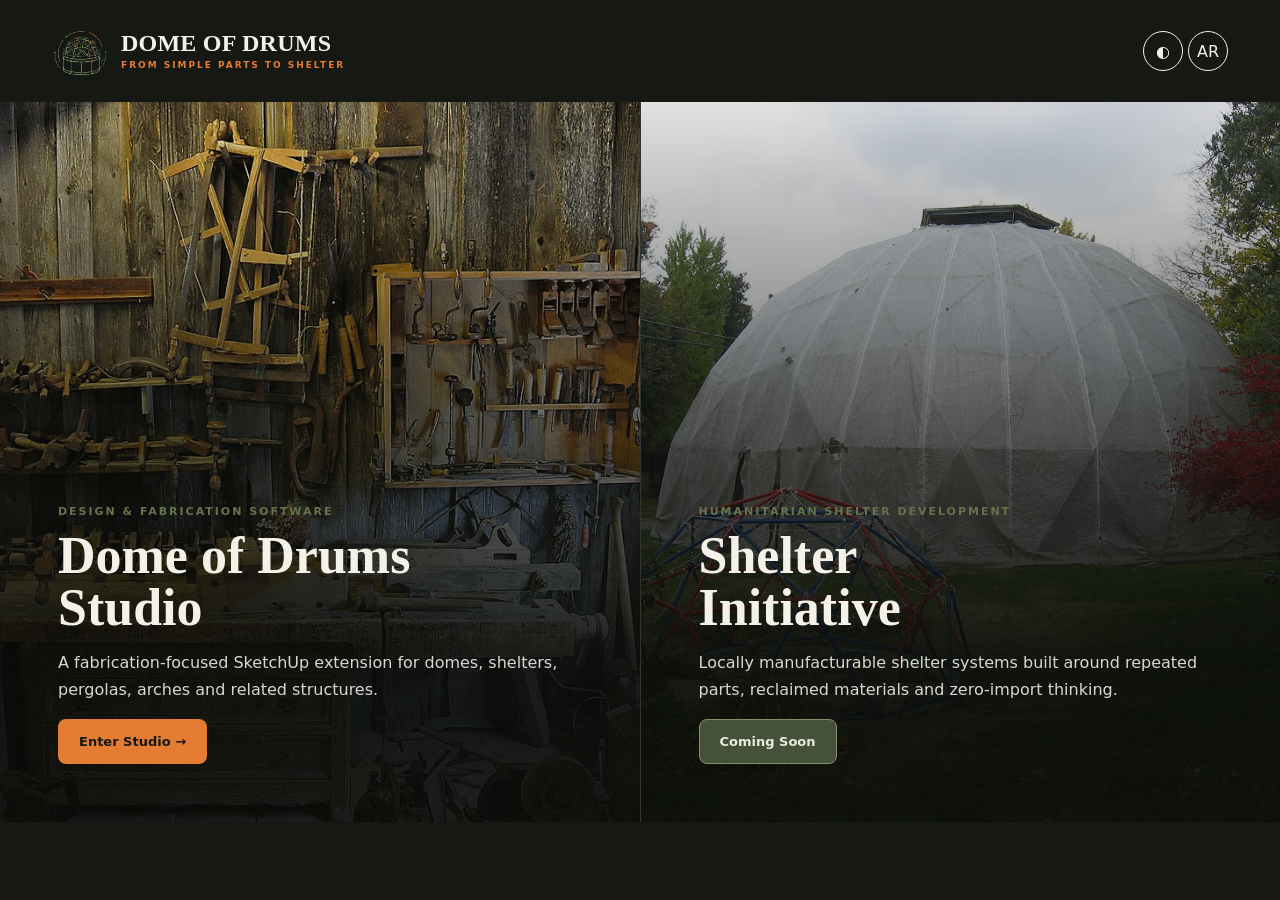
<file: index.html>
<!DOCTYPE html>

<html data-theme="dark" lang="en"><head><meta charset="utf-8"/><meta content="width=device-width, initial-scale=1, viewport-fit=cover" name="viewport"/><title>Dome of Drums</title><link href="/assets/css/site.css" rel="stylesheet"/></head><body>
<div class="gateway"><div class="gateway-top"><div class="brand"><img src="/assets/images/logo-symbol.png"/><div class="brandname">DOME OF DRUMS<small>FROM SIMPLE PARTS TO SHELTER</small></div></div><div><button class="round theme-toggle">◐</button> <button class="round lang-toggle">AR</button></div></div>
<div class="gateway-main">
<article class="portal"><img src="/assets/images/01-workshop-cc0.jpg"/><div class="portalcontent"><div class="kicker" data-ar="برنامج التصميم والتصنيع" data-en="Design &amp; Fabrication Software">Design &amp; Fabrication Software</div><h2>Dome of Drums<br/>Studio</h2><p data-ar="إضافة سكتش أب موجهة للتصنيع للقباب والمآوي والبرغولات والأقواس والمنشآت المرتبطة بها." data-en="A fabrication-focused SketchUp extension for domes, shelters, pergolas, arches and related structures.">A fabrication-focused SketchUp extension for domes, shelters, pergolas, arches and related structures.</p><a class="btn primary" data-ar="ادخل إلى الاستوديو ←" data-en="Enter Studio →" href="/studio/">Enter Studio →</a></div></article>
<article class="portal"><img src="/assets/images/05-dome-cover-public-domain.jpg"/><div class="portalcontent"><div class="kicker" data-ar="تطوير المآوي الإنسانية" data-en="Humanitarian Shelter Development">Humanitarian Shelter Development</div><h2>Shelter<br/>Initiative</h2><p data-ar="أنظمة مأوى قابلة للتصنيع محليًا قائمة على أجزاء متكررة ومواد مسترجعة وفلسفة صفر استيراد." data-en="Locally manufacturable shelter systems built around repeated parts, reclaimed materials and zero-import thinking.">Locally manufacturable shelter systems built around repeated parts, reclaimed materials and zero-import thinking.</p><span aria-label="Shelter Initiative — Coming Soon" class="btn dod-coming-soon-portal" data-ar="قريبًا" data-en="Coming Soon">Coming Soon</span></div></article>
</div></div><script src="/assets/js/site.js"></script><script src="/assets/js/public-settings.js"></script><script src="/assets/js/public-ui.js"></script></body></html>
</file>
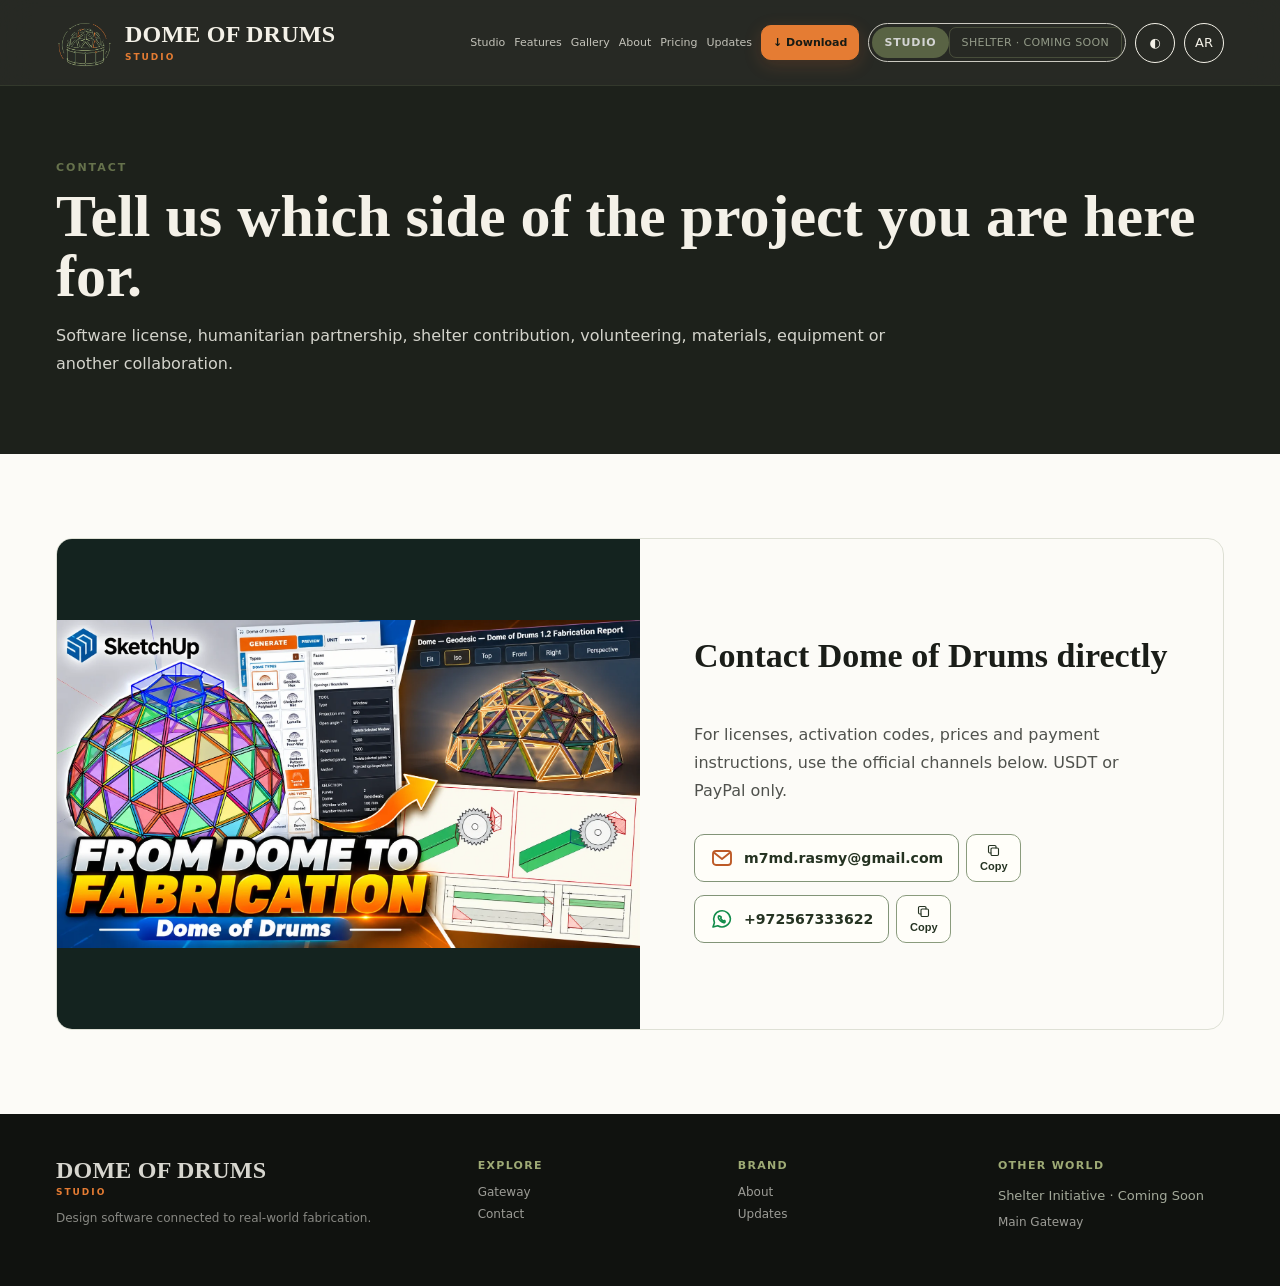
<file: contact/index.html>
<!DOCTYPE html>

<html data-theme="dark" lang="en"><head><meta charset="utf-8"/><meta content="width=device-width, initial-scale=1, viewport-fit=cover" name="viewport"/><title>Contact Dome of Drums</title><link href="/assets/css/site.css" rel="stylesheet"/></head><body><div class="site"><header class="header dark"><div class="wrap"><a class="brand" href="/"><img src="/assets/images/logo-symbol.png"/><div class="brandname">DOME OF DRUMS<small>STUDIO</small></div></a><a class="dod-mobile-cta" data-ar="↓ تحميل" data-en="↓ Download" href="/studio/pricing/#special-launch-offer">↓ Download</a><nav class="nav"><a class="" data-ar="الاستوديو" data-en="Studio" href="/studio/">Studio</a><a class="" data-ar="المزايا" data-en="Features" href="/studio/features/">Features</a><a class="" data-ar="المعرض" data-en="Gallery" href="/studio/gallery/">Gallery</a><a class="" data-ar="عنّا" data-en="About" href="/studio/about/">About</a><a class="" data-ar="السعر" data-en="Pricing" href="/studio/pricing/">Pricing</a><a class="" data-ar="التحديثات" data-en="Updates" href="/studio/updates/">Updates</a><a class="dod-header-cta" data-ar="↓ التحميل" data-en="↓ Download" href="/studio/pricing/#special-launch-offer">↓ Download</a><div class="switcher"><a class="active" href="/studio/">STUDIO</a><span aria-label="Shelter section coming soon" class="dod-coming-soon-nav" data-ar="المأوى · قريبًا" data-en="SHELTER · COMING SOON">SHELTER · COMING SOON</span></div><button class="round theme-toggle">◐</button><button class="round lang-toggle">AR</button></nav></div></header><section class="pagehead"><div class="wrap"><div class="kicker">CONTACT</div><h1 data-ar="أخبرنا لأي جانب من المشروع تتواصل معنا." data-en="Tell us which side of the project you are here for.">Tell us which side of the project you are here for.</h1><p data-ar="رخصة البرنامج أو شراكة إنسانية أو مساهمة في مأوى أو تطوع أو مواد أو معدات أو تعاون آخر." data-en="Software license, humanitarian partnership, shelter contribution, volunteering, materials, equipment or another collaboration.">Software license, humanitarian partnership, shelter contribution, volunteering or another collaboration.</p></div></section>
<section class="section paper"><div class="wrap"><div class="media-row dod-contact-row"><div class="media dod-contact-visual"><img alt="Dome of Drums Studio: from dome design in SketchUp to real member fabrication drawings and report" decoding="async" loading="eager" src="/assets/images/contact-product-story.webp"/></div><div class="media-copy"><div class="dod-contact-explainer"><h2 data-ar="تواصل مباشرة مع Dome of Drums" data-en="Contact Dome of Drums directly">Contact Dome of Drums directly</h2><p data-ar="للرخص وكود التفعيل والأسعار وبيانات الدفع تواصل عبر القنوات الرسمية أدناه. الدفع عبر USDT أو PayPal فقط." data-en="For licenses, activation codes, prices and payment instructions, use the official channels below. USDT or PayPal only.">For licenses, activation codes, prices and payment instructions, use the official channels below. USDT or PayPal only.</p><a class="dod-contact-method" data-dod-email=""></a><a class="dod-contact-method" data-dod-whatsapp="" rel="noopener noreferrer" target="_blank"></a></div></div></div></div></section><footer class="footer"><div class="wrap"><div><div class="brandname">DOME OF DRUMS<small>STUDIO</small></div><p data-ar="برنامج تصميم مرتبط مباشرة بالتصنيع الحقيقي." data-en="Design software connected to real-world fabrication.">Design software connected to real-world fabrication.</p></div><div><h4>Explore</h4><a href="/">Gateway</a><a href="/contact/">Contact</a></div><div><h4>Brand</h4><a href="/studio/about/">About</a><a href="/studio/updates/">Updates</a></div><div><h4>Other world</h4><span class="dod-coming-soon-footer" data-ar="المأوى · قريبًا" data-en="Shelter Initiative · Coming Soon">Shelter Initiative · Coming Soon</span><a href="/">Main Gateway</a></div></div></footer></div><script src="/assets/js/site.js"></script><script src="/assets/js/public-settings.js"></script><script src="/assets/js/public-ui.js"></script></body></html>
</file>
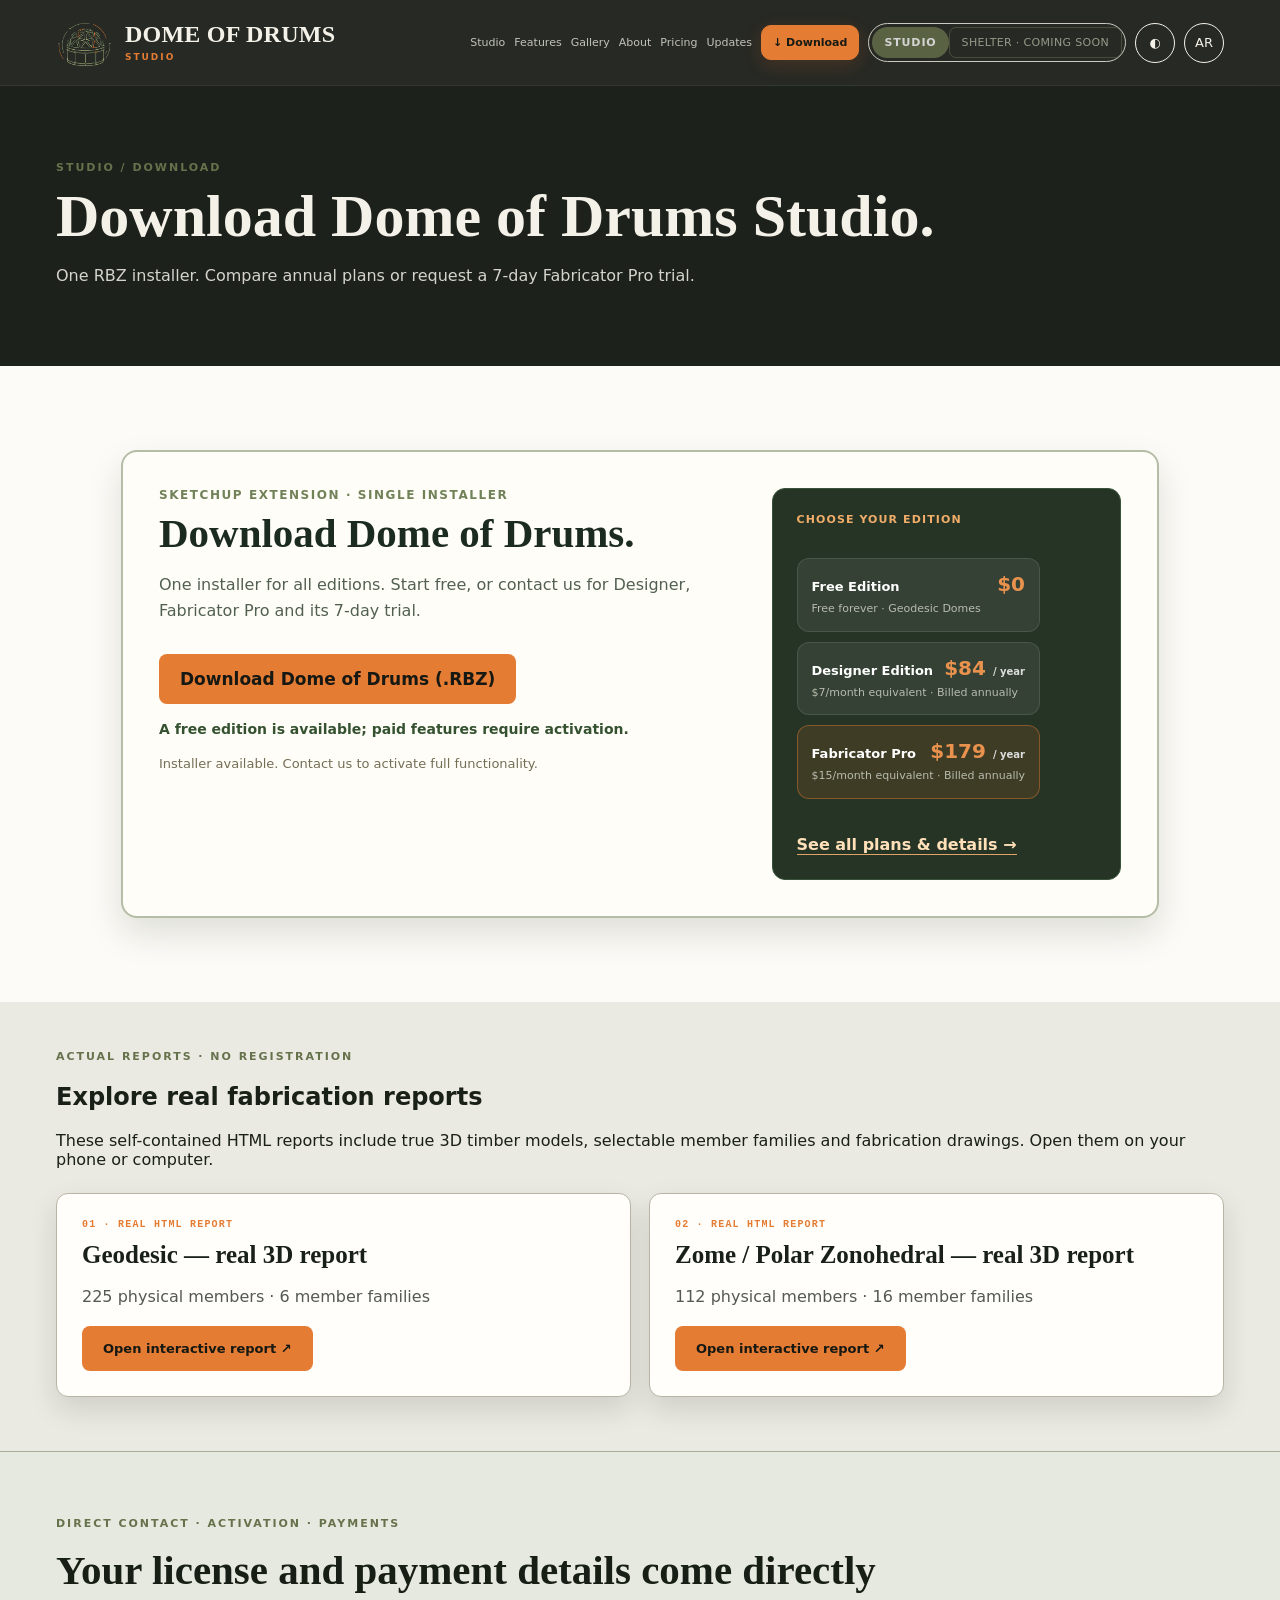
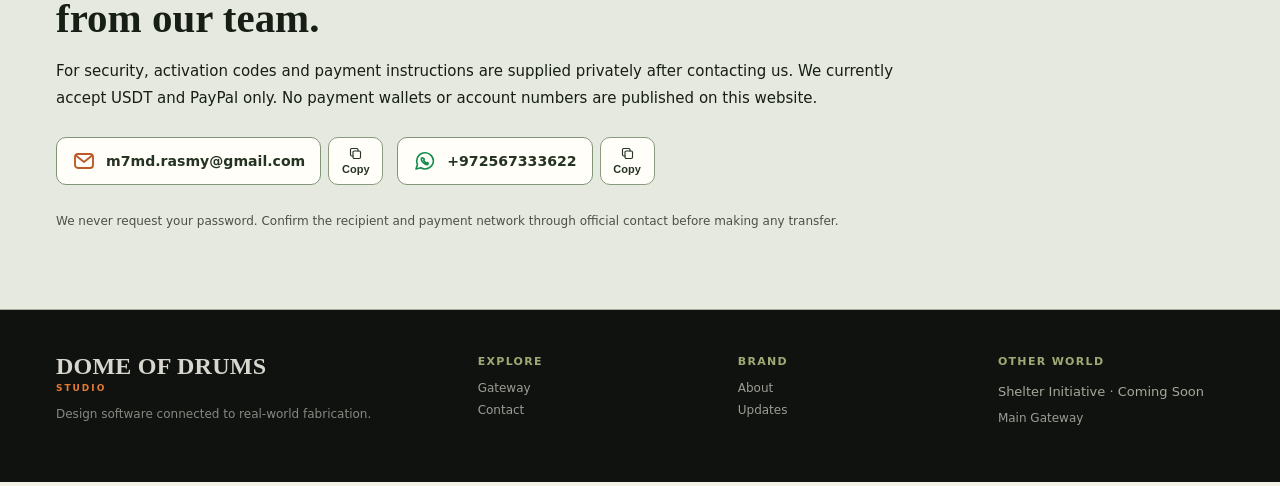
<file: download/index.html>
<!DOCTYPE html><html lang="en"><head><meta charset="utf-8"><meta http-equiv="refresh" content="0;url=/studio/download/"><meta name="viewport" content="width=device-width,initial-scale=1"><title>Download · Dome of Drums</title></head><body><p><a href="/studio/download/">Continue to the Dome of Drums download page</a></p></body></html>
</file>
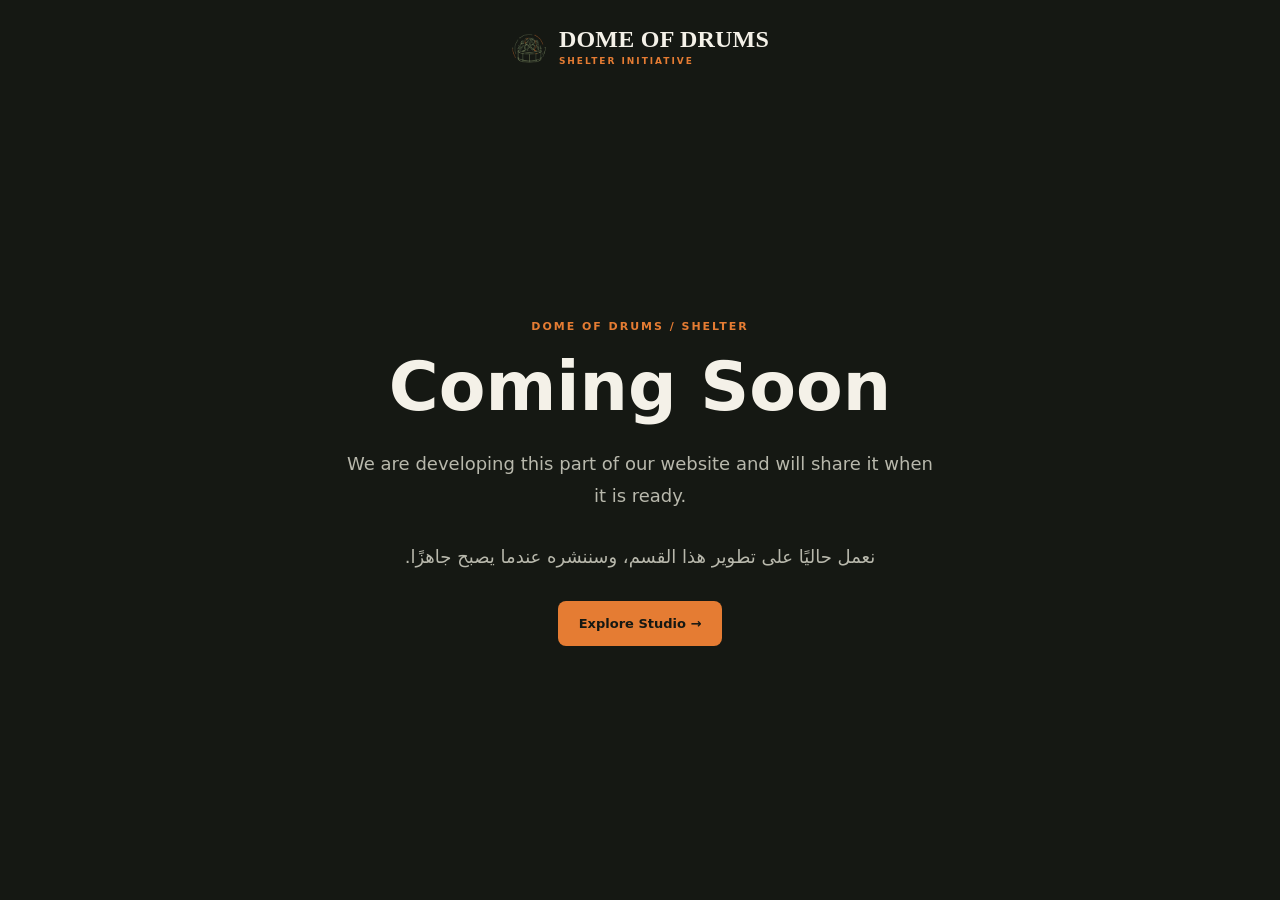
<file: shelter/index.html>
<!doctype html><html lang="en" data-theme="dark"><head><meta charset="utf-8"><meta name="viewport" content="width=device-width,initial-scale=1"><meta name="robots" content="noindex,nofollow"><title>Shelter Initiative — Coming Soon | Dome of Drums</title><link rel="stylesheet" href="/assets/css/site.css"><style>
.dod-coming-wrap{min-height:100svh;background:#151813;color:#f4f1e8;display:flex;flex-direction:column}.dod-coming-main{max-width:760px;margin:auto;padding:40px 24px;text-align:center}.dod-coming-main .kicker{color:#e57c33}.dod-coming-main h1{font-size:clamp(36px,6vw,68px);font-weight:700;margin:14px 0 22px}.dod-coming-main p{font-size:clamp(15px,2vw,18px);line-height:1.8;color:#b8b8ac;margin:0 auto 28px;max-width:52ch}.dod-coming-wrap .brand{display:flex;gap:12px;align-items:center;align-self:center;padding-top:28px}.dod-coming-wrap .brand img{width:36px;height:36px;object-fit:contain}.dod-coming-main a.btn{display:inline-flex}
</style></head><body><div class="dod-coming-wrap"><a class="brand" href="/"><img src="/assets/images/logo-symbol.png" alt=""><span class="brandname">DOME OF DRUMS<small>SHELTER INITIATIVE</small></span></a><main class="dod-coming-main"><div class="kicker">DOME OF DRUMS / SHELTER</div><h1>Coming Soon</h1><p>We are developing this part of our website and will share it when it is ready.</p><p lang="ar" dir="rtl">نعمل حاليًا على تطوير هذا القسم، وسننشره عندما يصبح جاهزًا.</p><a class="btn primary" href="/studio/">Explore Studio →</a></main></div></body></html>
</file>
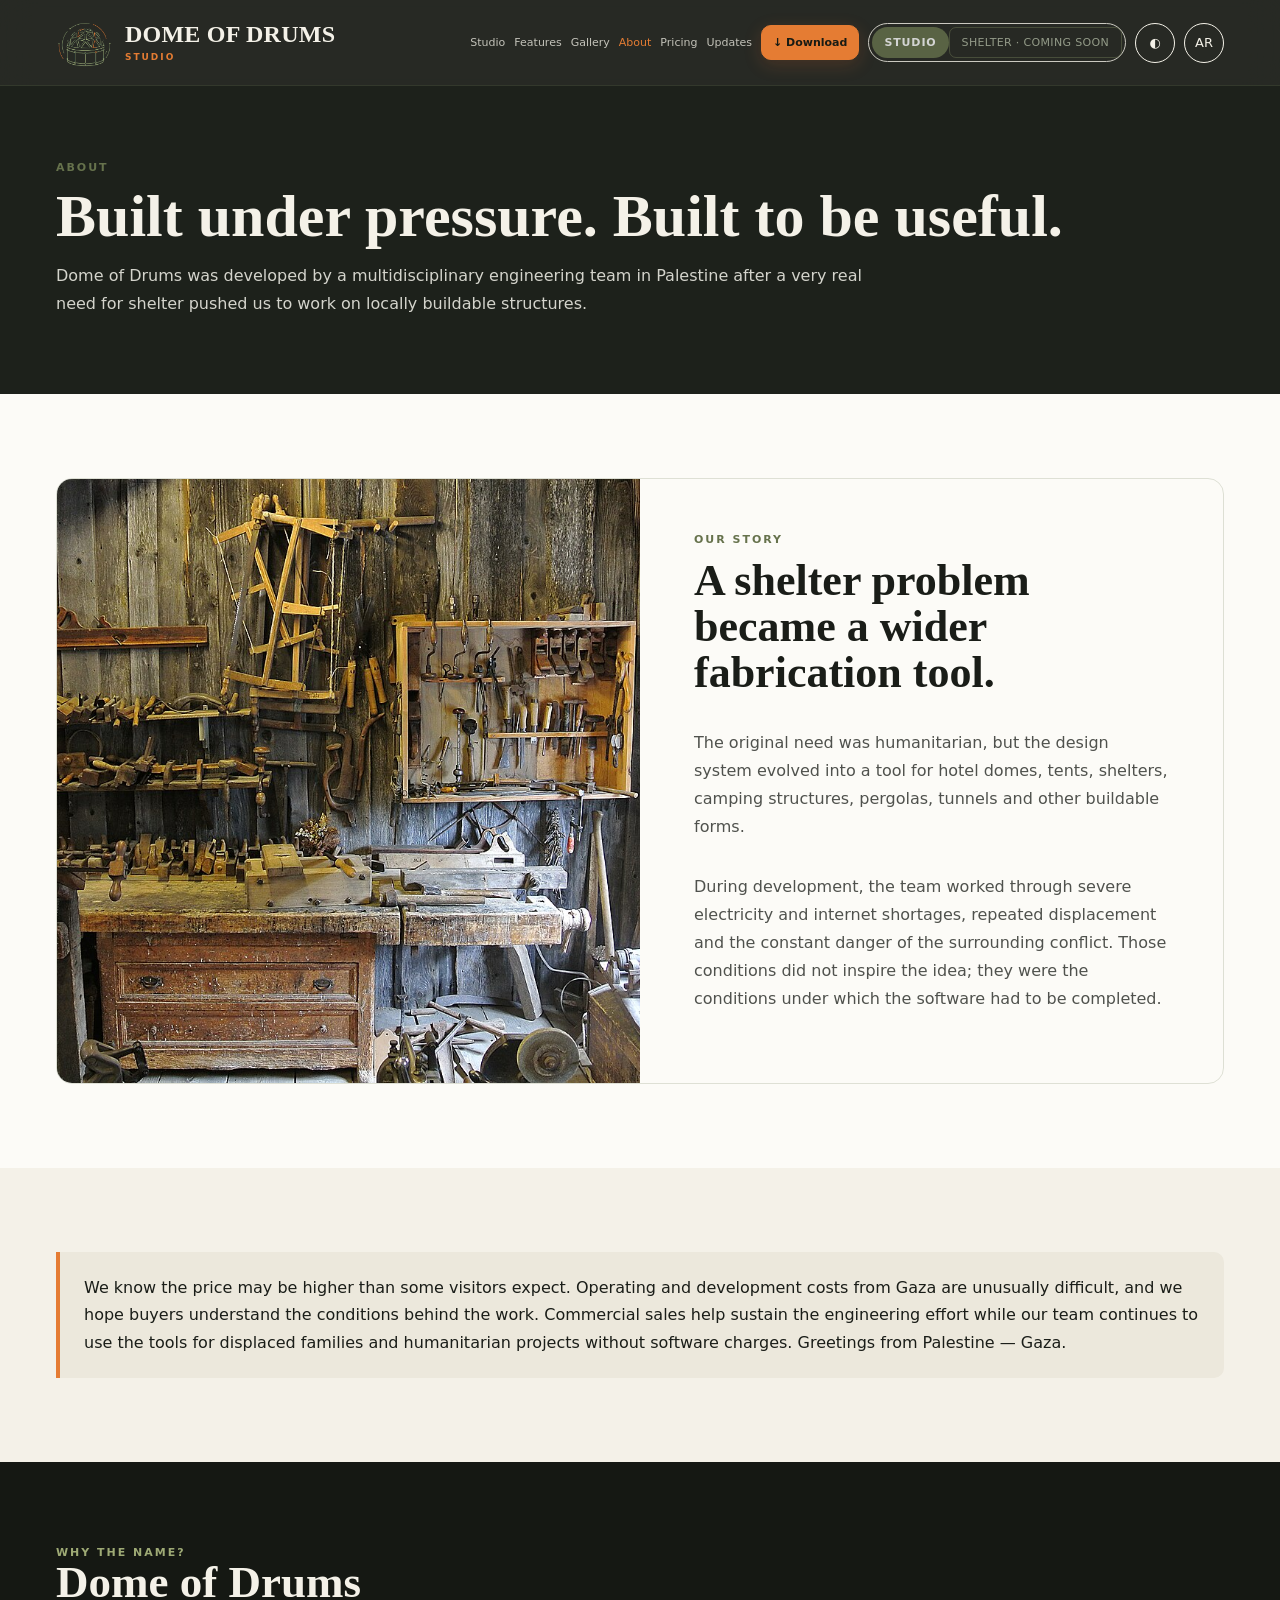
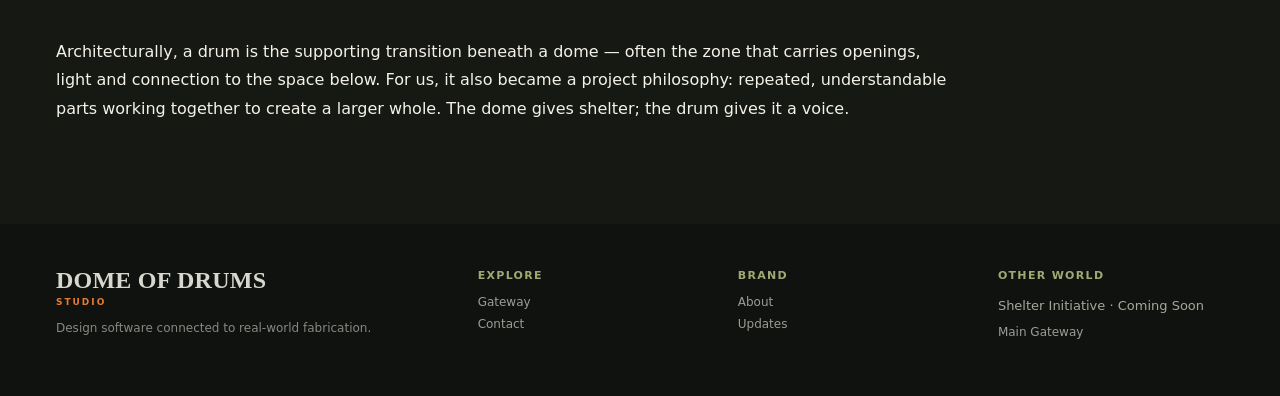
<file: studio/about/index.html>
<!DOCTYPE html>

<html data-theme="dark" lang="en"><head><meta charset="utf-8"/><meta content="width=device-width, initial-scale=1, viewport-fit=cover" name="viewport"/><title>About Dome of Drums</title><link href="/assets/css/site.css" rel="stylesheet"/></head><body><div class="site"><header class="header dark"><div class="wrap"><a class="brand" href="/"><img src="/assets/images/logo-symbol.png"/><div class="brandname">DOME OF DRUMS<small>STUDIO</small></div></a><a class="dod-mobile-cta" data-ar="↓ تحميل" data-en="↓ Download" href="/studio/pricing/#special-launch-offer">↓ Download</a><nav class="nav"><a class="" data-ar="الاستوديو" data-en="Studio" href="/studio/">Studio</a><a class="" data-ar="المزايا" data-en="Features" href="/studio/features/">Features</a><a class="" data-ar="المعرض" data-en="Gallery" href="/studio/gallery/">Gallery</a><a class="current" data-ar="عنّا" data-en="About" href="/studio/about/">About</a><a class="" data-ar="السعر" data-en="Pricing" href="/studio/pricing/">Pricing</a><a class="" data-ar="التحديثات" data-en="Updates" href="/studio/updates/">Updates</a><a class="dod-header-cta" data-ar="↓ التحميل" data-en="↓ Download" href="/studio/pricing/#special-launch-offer">↓ Download</a><div class="switcher"><a class="active" href="/studio/">STUDIO</a><span aria-label="Shelter section coming soon" class="dod-coming-soon-nav" data-ar="المأوى · قريبًا" data-en="SHELTER · COMING SOON">SHELTER · COMING SOON</span></div><button class="round theme-toggle">◐</button><button class="round lang-toggle">AR</button></nav></div></header><section class="pagehead"><div class="wrap"><div class="kicker">ABOUT</div><h1 data-ar="تم تطويره تحت الضغط ليكون مفيدًا فعلًا." data-en="Built under pressure. Built to be useful.">Built under pressure. Built to be useful.</h1><p data-ar="طوّر Dome of Drums فريق هندسي متعدد التخصصات في فلسطين بعد أن دفعت الحاجة الحقيقية للمأوى الفريق للعمل على منشآت قابلة للبناء محليًا." data-en="Dome of Drums was developed by a multidisciplinary engineering team in Palestine after a very real need for shelter pushed us to work on locally buildable structures.">Dome of Drums was developed by a multidisciplinary engineering team in Palestine.</p></div></section>
<section class="section paper"><div class="wrap"><div class="media-row"><div class="media"><img src="/assets/images/01-workshop-cc0.jpg"/></div><div class="media-copy"><div class="kicker">OUR STORY</div><h2 data-ar="مشكلة مأوى تحولت إلى أداة تصنيع أوسع." data-en="A shelter problem became a wider fabrication tool.">A shelter problem became a wider fabrication tool.</h2><p data-ar="بدأت الحاجة إنسانية، ثم تطور نظام التصميم إلى أداة للقباب الفندقية والخيام والمآوي ومنشآت التخييم والبرغولات والأنفاق وغيرها من الأشكال القابلة للتنفيذ." data-en="The original need was humanitarian, but the design system evolved into a tool for hotel domes, tents, shelters, camping structures, pergolas, tunnels and other buildable forms.">The original need was humanitarian, but the system evolved.</p><p data-ar="خلال التطوير واجه الفريق نقصًا حادًا في الكهرباء والإنترنت ونزوحًا متكررًا وخطرًا دائمًا بسبب الصراع المحيط. هذه الظروف لم تكن مصدر الفكرة، بل كانت الظروف التي اضطر الفريق إلى إكمال البرنامج داخلها." data-en="During development, the team worked through severe electricity and internet shortages, repeated displacement and the constant danger of the surrounding conflict. Those conditions did not inspire the idea; they were the conditions under which the software had to be completed.">During development, the team worked through severe constraints.</p></div></div></div></section>
<section class="section cream"><div class="wrap"><div class="callout" data-ar="نعلم أن تكلفة البرنامج قد تكون أعلى مما يتوقعه بعض الزوار. تكاليف التشغيل والتطوير من غزة صعبة بشكل استثنائي، ونأمل أن يراعي المشترون الظروف التي يقف خلفها هذا العمل. المبيعات التجارية تساعد على استمرار الجهد الهندسي، بينما يواصل فريقنا استخدام الأدوات لخدمة العائلات النازحة والمشاريع الإنسانية دون تحميلها تكلفة البرنامج. تحياتنا من فلسطين — غزة." data-en="We know the price may be higher than some visitors expect. Operating and development costs from Gaza are unusually difficult, and we hope buyers understand the conditions behind the work. Commercial sales help sustain the engineering effort while our team continues to use the tools for displaced families and humanitarian projects without software charges. Greetings from Palestine — Gaza.">We know the price may be higher than some visitors expect.</div></div></section>
<section class="section darksec"><div class="wrap"><div class="section-head"><div><div class="kicker">WHY THE NAME?</div><h2>Dome of Drums</h2></div></div><p data-ar="معماريًا، الـDrum هو منطقة الانتقال والدعم أسفل القبة، وغالبًا ما تحمل الفتحات والضوء والاتصال بالفراغ أسفلها. وبالنسبة لنا أصبحت الفكرة أيضًا فلسفة للمشروع: أجزاء متكررة ومفهومة تعمل معًا لتكوين كل أكبر. القبة تعطي المأوى، والـDrum يمنحه صوتًا." data-en="Architecturally, a drum is the supporting transition beneath a dome — often the zone that carries openings, light and connection to the space below. For us, it also became a project philosophy: repeated, understandable parts working together to create a larger whole. The dome gives shelter; the drum gives it a voice." style="max-width:900px;line-height:1.8">Architecturally, a drum is the supporting transition beneath a dome.</p></div></section><footer class="footer"><div class="wrap"><div><div class="brandname">DOME OF DRUMS<small>STUDIO</small></div><p data-ar="برنامج تصميم مرتبط مباشرة بالتصنيع الحقيقي." data-en="Design software connected to real-world fabrication.">Design software connected to real-world fabrication.</p></div><div><h4>Explore</h4><a href="/">Gateway</a><a href="/contact/">Contact</a></div><div><h4>Brand</h4><a href="/studio/about/">About</a><a href="/studio/updates/">Updates</a></div><div><h4>Other world</h4><span class="dod-coming-soon-footer" data-ar="المأوى · قريبًا" data-en="Shelter Initiative · Coming Soon">Shelter Initiative · Coming Soon</span><a href="/">Main Gateway</a></div></div></footer></div><script src="/assets/js/site.js"></script><script src="/assets/js/public-settings.js"></script><script src="/assets/js/public-ui.js"></script></body></html>
</file>
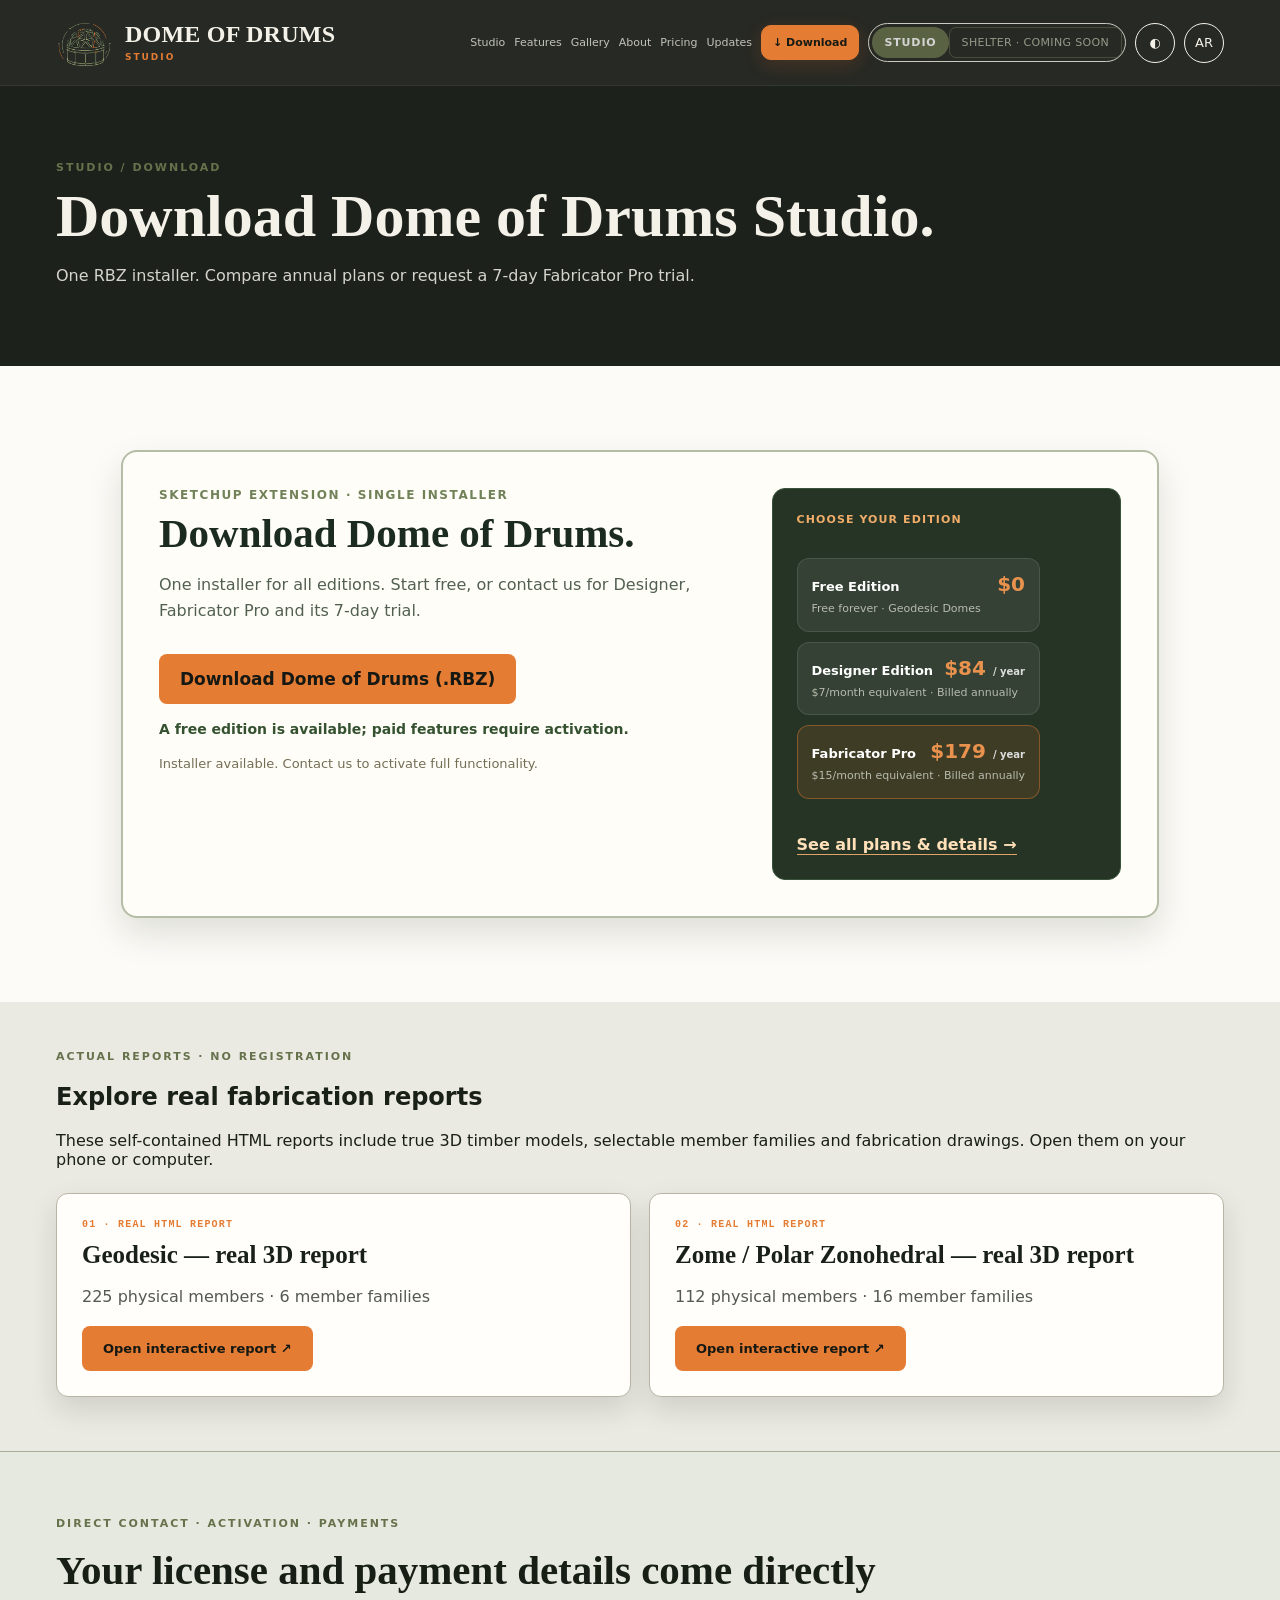
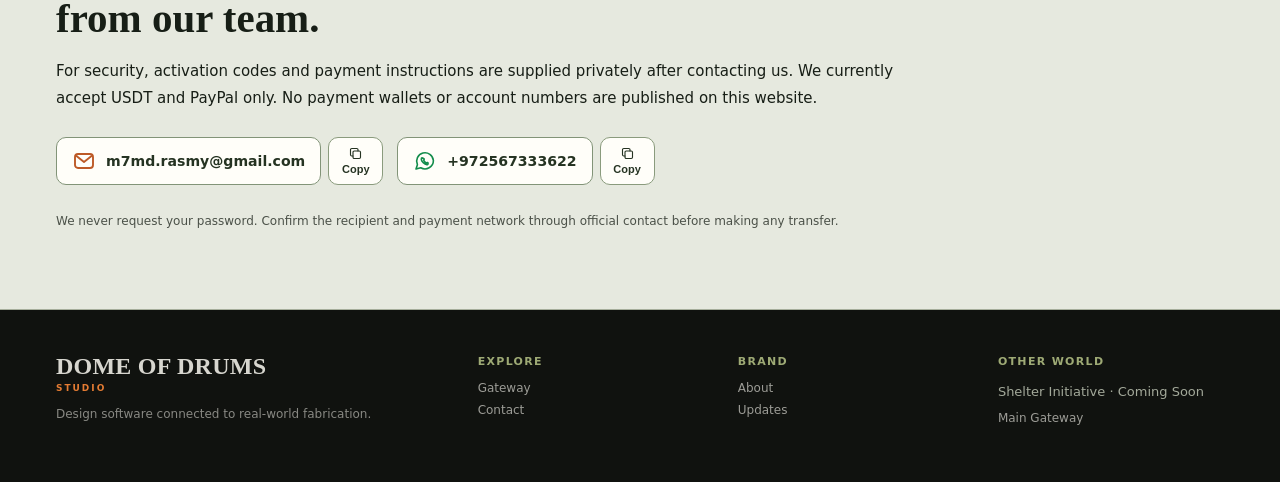
<file: studio/download/index.html>
<!DOCTYPE html>
<!DOCTYPE html>

<!DOCTYPE html>

<html data-theme="dark" lang="en"><head><meta charset="utf-8"/><meta content="width=device-width, initial-scale=1, viewport-fit=cover" name="viewport"/><title>Download Dome of Drums Studio</title><link href="/assets/css/site.css" rel="stylesheet"/><style>
.dod-edition-summary{display:grid;gap:10px;margin:20px 0}
.dod-edition-summary .edition-line{display:grid;grid-template-columns:1fr auto;align-items:baseline;gap:4px 10px;padding:13px 14px;border-radius:12px;background:rgba(255,255,255,.065);border:1px solid rgba(255,255,255,.11)}
.dod-edition-summary .edition-highlight{background:rgba(217,111,43,.14);border-color:rgba(229,124,51,.42)}
.dod-edition-summary strong{font-size:13px;color:#fff}
.dod-edition-summary .edition-line>span{font-weight:800;color:#e8924e;font-size:20px}
.dod-edition-summary em{font-size:10px;font-weight:600;color:#ddd;font-style:normal}
.dod-edition-summary small{grid-column:1/-1;color:#b8bbae;font-size:11px;line-height:1.6}

.dod-edition-summary .edition-line>span{color:#e8924e} </style></head><body><div class="site"><header class="header dark"><div class="wrap"><a class="brand" href="/"><img src="/assets/images/logo-symbol.png"/><div class="brandname">DOME OF DRUMS<small>STUDIO</small></div></a><a class="dod-mobile-cta" data-ar="↓ تحميل" data-en="↓ Download" href="/studio/pricing/#special-launch-offer">↓ Download</a><nav class="nav"><a class="" data-ar="الاستوديو" data-en="Studio" href="/studio/">Studio</a><a class="" data-ar="المزايا" data-en="Features" href="/studio/features/">Features</a><a class="" data-ar="المعرض" data-en="Gallery" href="/studio/gallery/">Gallery</a><a class="" data-ar="عنّا" data-en="About" href="/studio/about/">About</a><a class="" data-ar="السعر" data-en="Pricing" href="/studio/pricing/">Pricing</a><a class="" data-ar="التحديثات" data-en="Updates" href="/studio/updates/">Updates</a><a class="dod-header-cta" data-ar="↓ التحميل" data-en="↓ Download" href="/studio/pricing/#special-launch-offer">↓ Download</a><div class="switcher"><a class="active" href="/studio/">STUDIO</a><span aria-label="Shelter section coming soon" class="dod-coming-soon-nav" data-ar="المأوى · قريبًا" data-en="SHELTER · COMING SOON">SHELTER · COMING SOON</span></div><button class="round theme-toggle">◐</button><button class="round lang-toggle">AR</button></nav></div></header>
<section class="pagehead dod-download-head"><div class="wrap">
<div class="kicker" data-ar="الاستوديو / التحميل" data-en="STUDIO / DOWNLOAD">STUDIO / DOWNLOAD</div>
<h1 data-ar="حمّل برنامج Dome of Drums Studio." data-en="Download Dome of Drums Studio.">Download Dome of Drums Studio.</h1>
<p data-ar="ملف RBZ واحد. قارن الباقات السنوية أو اطلب تجربة Fabricator Pro لمدة 7 أيام." data-en="One RBZ installer. Compare annual plans or request a 7-day Fabricator Pro trial.">One RBZ installer. Compare annual plans or request a 7-day Fabricator Pro trial.</p>
</div></section>
<section class="section paper dod-editions" id="get-installer"><div class="wrap dod-v23-install-wrap">
<div class="dod-v23-install"><div class="dod-v23-install-copy"><span class="dod-v23-eyebrow" data-ar="إضافة SketchUp · ملف تثبيت واحد" data-en="SKETCHUP EXTENSION · SINGLE INSTALLER">SKETCHUP EXTENSION · SINGLE INSTALLER</span><h2 data-ar="حمّل Dome of Drums." data-en="Download Dome of Drums.">Download Dome of Drums.</h2><p data-ar="ملف تثبيت واحد لجميع الباقات. ابدأ مجانًا، أو تواصل معنا لنسخة المصمم أو برو أو لتجربة برو لمدة 7 أيام." data-en="One installer for all editions. Start free, or contact us for Designer, Fabricator Pro and its 7-day trial.">One installer for all editions. Start free, or contact us for Designer, Fabricator Pro and its 7-day trial.</p>
<a class="btn primary dod-v23-main-download dod-rbz-button" data-ar="تحميل البرنامج (.RBZ)" data-dod-download-rbz="unified" data-en="Download (.RBZ)" download="dome-of-drums-installer.rbz" href="/downloads/dome-of-drums-installer.rbz">Download Dome of Drums (.RBZ)</a>
<p class="dod-v23-free-note" data-ar="تتوفر نسخة مجانية، وتتطلب المزايا المدفوعة التفعيل." data-en="A free edition is available; paid features require activation.">A free edition is available; paid features require activation.</p>
<p class="dod-status dod-package-status" data-dod-package-status="" role="status">Installer available. Contact us to activate full functionality.</p>
</div><div class="dod-v23-install-aside"><div class="dod-v23-install-aside-tag" data-ar="اختر نسختك" data-en="CHOOSE YOUR EDITION">CHOOSE YOUR EDITION</div><div class="dod-edition-summary">
<div class="edition-line"><strong data-ar="النسخة المجانية" data-en="Free Edition">Free Edition</strong><span>$0</span><small data-ar="مجانية دائمًا · القباب الجيوديسية" data-en="Free forever · Geodesic Domes">Free forever · Geodesic Domes</small></div>
<div class="edition-line"><strong data-ar="نسخة المصمم" data-en="Designer Edition">Designer Edition</strong><span>$84 <em data-ar="/ سنة" data-en="/ year">/ year</em></span><small data-ar="ما يعادل $7 شهريًا · تدفع سنويًا" data-en="$7/month equivalent · Billed annually">$7/month equivalent · Billed annually</small></div>
<div class="edition-line edition-highlight"><strong data-ar="فابريكاتور برو" data-en="Fabricator Pro">Fabricator Pro</strong><span>$179 <em data-ar="/ سنة" data-en="/ year">/ year</em></span><small data-ar="ما يعادل $15 شهريًا · تدفع سنويًا" data-en="$15/month equivalent · Billed annually">$15/month equivalent · Billed annually</small></div>
</div><a data-ar="جميع الباقات والتفاصيل ←" data-en="See all plans &amp; details →" href="/studio/pricing/">See all plans &amp; details →</a></div></div>
</div></section><section class="section" style="background:#eae9e2;color:#192018;padding-top:48px;padding-bottom:54px"><div class="wrap"><div class="kicker">ACTUAL REPORTS · NO REGISTRATION</div><h2 data-ar="استكشف تقارير تصنيع حقيقية" data-en="Explore real fabrication reports">Explore real fabrication reports</h2><p data-ar="تقارير HTML مستقلة تحتوي على نماذج خشبية ثلاثية الأبعاد حقيقية، وعائلات الممبرز ورسومات التصنيع. افتحها من هاتفك أو الكمبيوتر." data-en="These self-contained HTML reports include true 3D timber models, selectable member families and fabrication drawings. Open them on your phone or computer.">These self-contained HTML reports include true 3D timber models, selectable member families and fabrication drawings. Open them on your phone or computer.</p><div class="grid2" style="margin-top:24px"><article class="card" style="background:#fffefb!important;border:1px solid #b7b5a5!important;box-shadow:0 12px 28px rgba(30,38,26,.13)!important;padding:25px;border-radius:12px;"><div class="num">01 · REAL HTML REPORT</div><h3 data-ar="Geodesic — التقرير الحقيقي" data-en="Geodesic — real 3D report">Geodesic — real 3D report</h3><p data-ar="225 ممبرًا · 6 عائلات تصنيع" data-en="225 physical members · 6 member families">225 physical members · 6 member families</p><a class="btn primary" data-ar="فتح التقرير التفاعلي ↗" data-en="Open interactive report ↗" href="/assets/reports/geodesic-fabrication-report.html" rel="noopener" target="_blank">Open interactive report ↗</a></article><article class="card" style="background:#fffefb!important;border:1px solid #b7b5a5!important;box-shadow:0 12px 28px rgba(30,38,26,.13)!important;padding:25px;border-radius:12px;"><div class="num">02 · REAL HTML REPORT</div><h3 data-ar="Zome / Polar Zonohedral — التقرير الحقيقي" data-en="Zome / Polar Zonohedral — real 3D report">Zome / Polar Zonohedral — real 3D report</h3><p data-ar="112 ممبرًا · 16 عائلة تصنيع" data-en="112 physical members · 16 member families">112 physical members · 16 member families</p><a class="btn primary" data-ar="فتح التقرير التفاعلي ↗" data-en="Open interactive report ↗" href="/assets/reports/zome-fabrication-report.html" rel="noopener" target="_blank">Open interactive report ↗</a></article></div></div></section><section class="dod-contact-band"><div class="wrap"><div class="kicker" data-ar="التواصل المباشر · التفعيل · الدفع" data-en="DIRECT CONTACT · ACTIVATION · PAYMENTS">DIRECT CONTACT · ACTIVATION · PAYMENTS</div><h2 data-ar="كود التفعيل وبيانات الدفع تصلك مباشرة من فريقنا." data-en="Your license and payment details come directly from our team.">Your license and payment details come directly from our team.</h2><p data-ar="لزيادة الأمان، يُطلب كود التفعيل وبيانات الدفع مباشرة من الفريق عبر وسائل التواصل الرسمية. طرق الدفع المتاحة حصرًا: USDT وPayPal. لا ننشر عناوين محافظ أو حسابات دفع هنا." data-en="For security, activation codes and payment instructions are supplied privately after contacting us. We currently accept USDT and PayPal only. No payment wallets or account numbers are published on this website.">For security, activation codes and payment instructions are supplied privately after contacting us. We currently accept USDT and PayPal only. No payment wallets or account numbers are published on this website.</p><div class="dod-contact-links"><a aria-label="Official email" class="dod-contact-method" data-dod-email=""></a><a aria-label="Official WhatsApp" class="dod-contact-method" data-dod-whatsapp="" rel="noopener noreferrer" target="_blank"></a></div><p class="dod-contact-fine" data-ar="لا نطلب كلمة مرورك. تأكد من هوية المستلم وشبكة USDT عبر التواصل الرسمي قبل أي تحويل." data-en="We never request your password. Confirm the recipient and payment network through official contact before making any transfer.">We never request your password. Confirm the recipient and payment network through official contact before making any transfer.</p></div></section><footer class="footer"><div class="wrap"><div><div class="brandname">DOME OF DRUMS<small>STUDIO</small></div><p data-ar="برنامج تصميم مرتبط مباشرة بالتصنيع الحقيقي." data-en="Design software connected to real-world fabrication.">Design software connected to real-world fabrication.</p></div><div><h4>Explore</h4><a href="/">Gateway</a><a href="/contact/">Contact</a></div><div><h4>Brand</h4><a href="/studio/about/">About</a><a href="/studio/updates/">Updates</a></div><div><h4>Other world</h4><span class="dod-coming-soon-footer" data-ar="المأوى · قريبًا" data-en="Shelter Initiative · Coming Soon">Shelter Initiative · Coming Soon</span><a href="/">Main Gateway</a></div></div></footer></div><script src="/assets/js/site.js"></script><script src="/assets/js/public-settings.js"></script><script src="/assets/js/public-ui.js"></script></body></html>
</file>
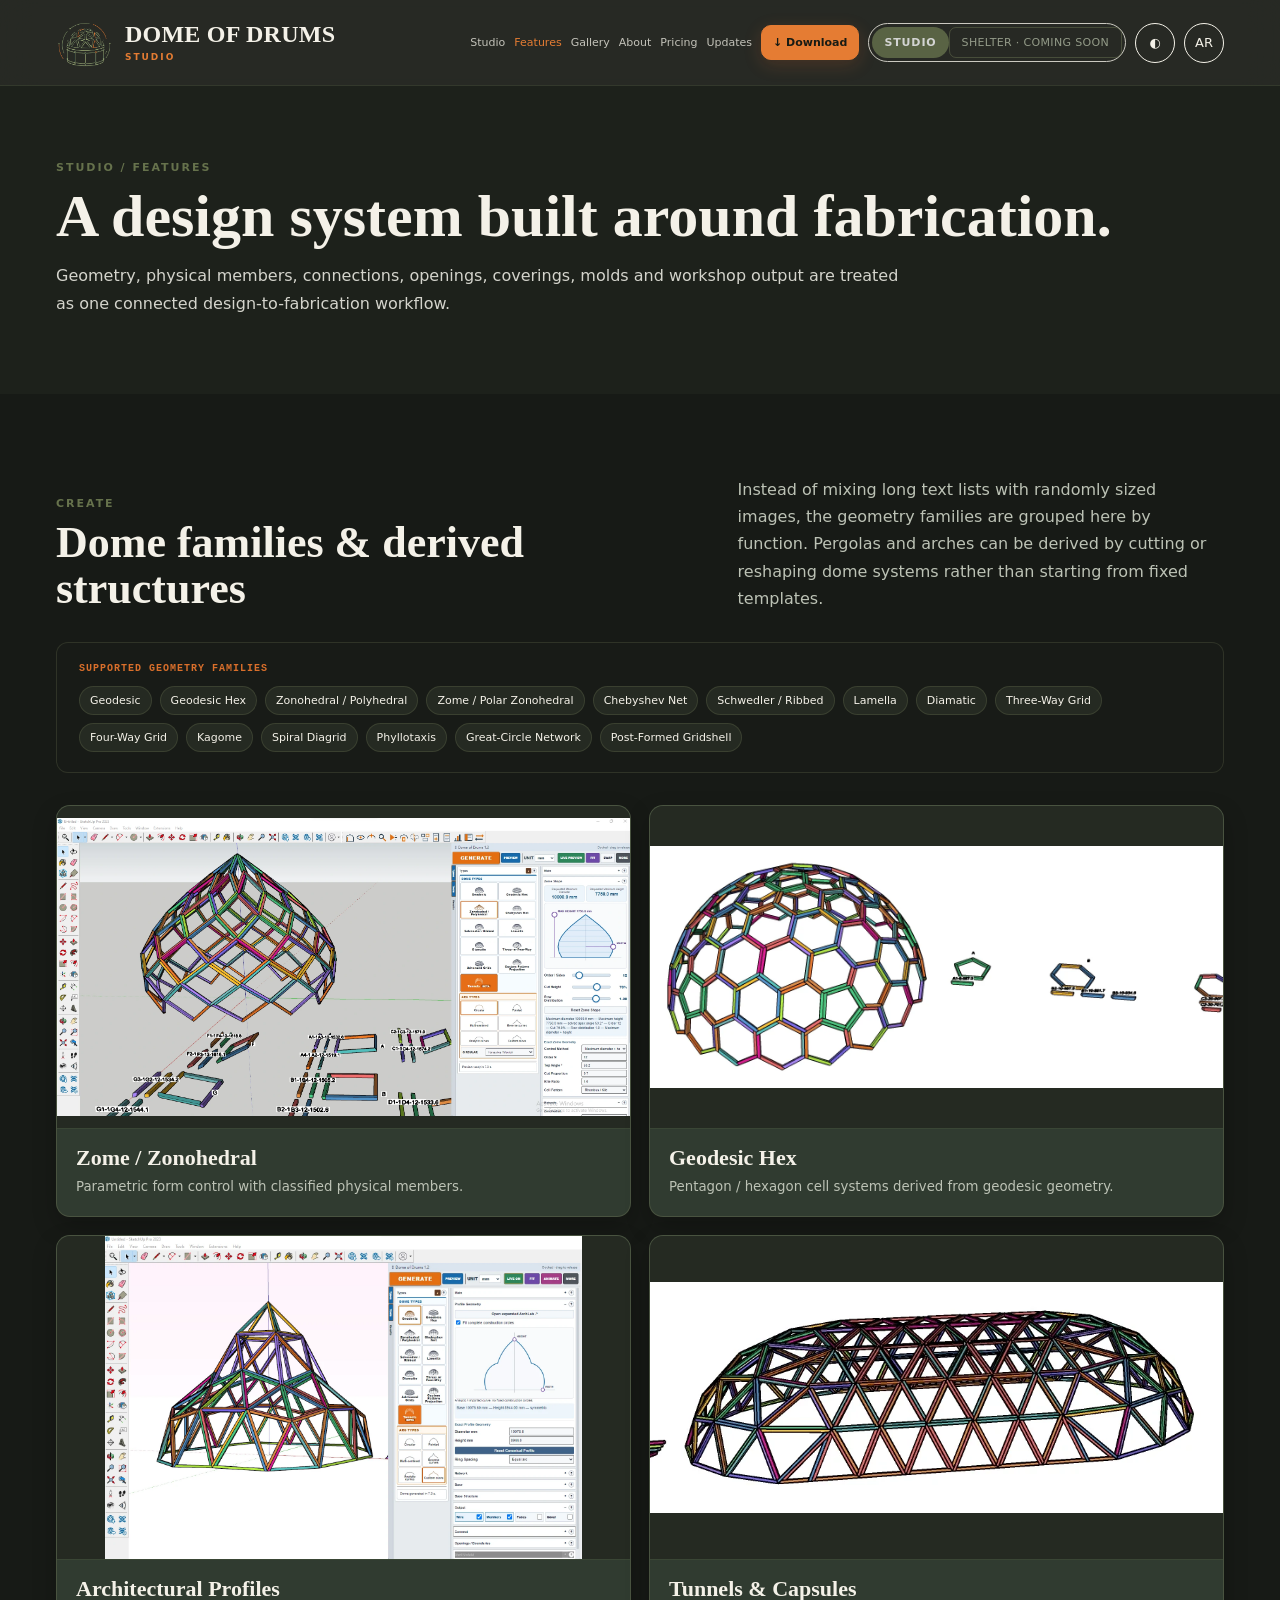
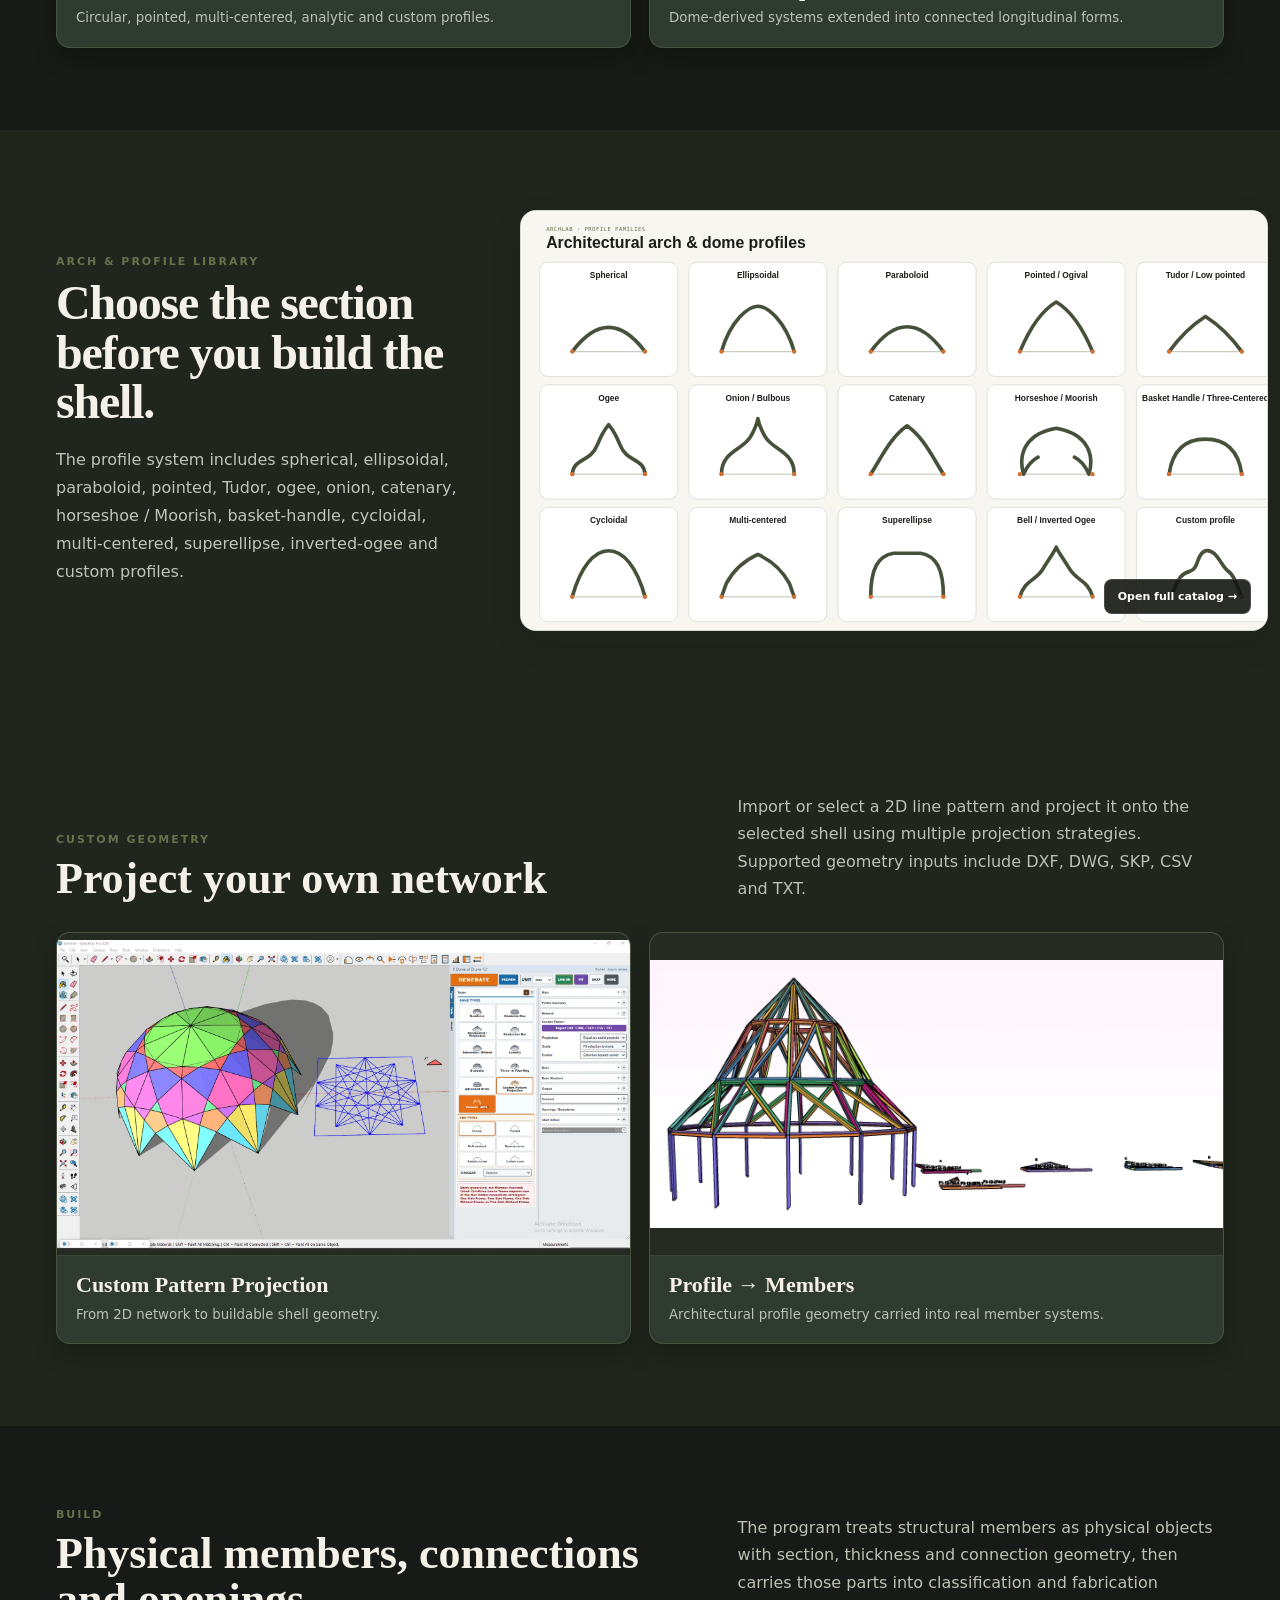
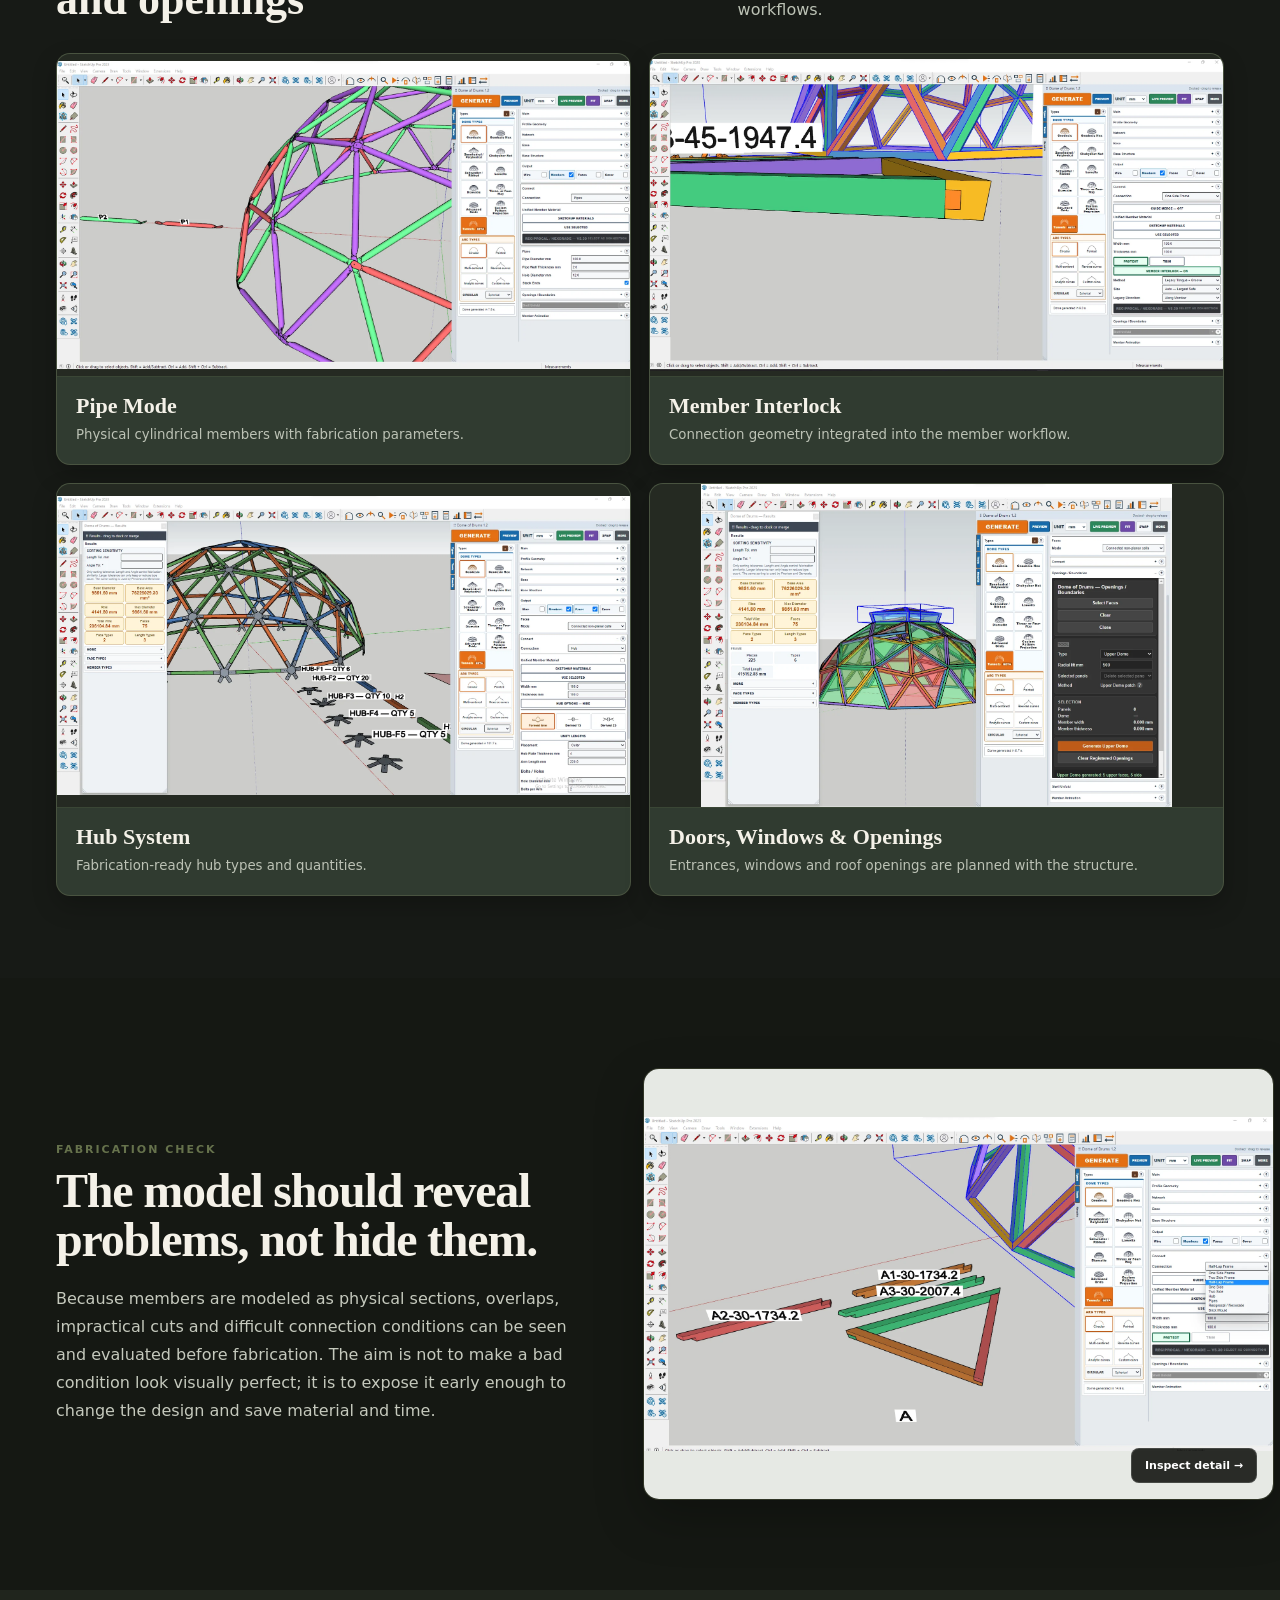
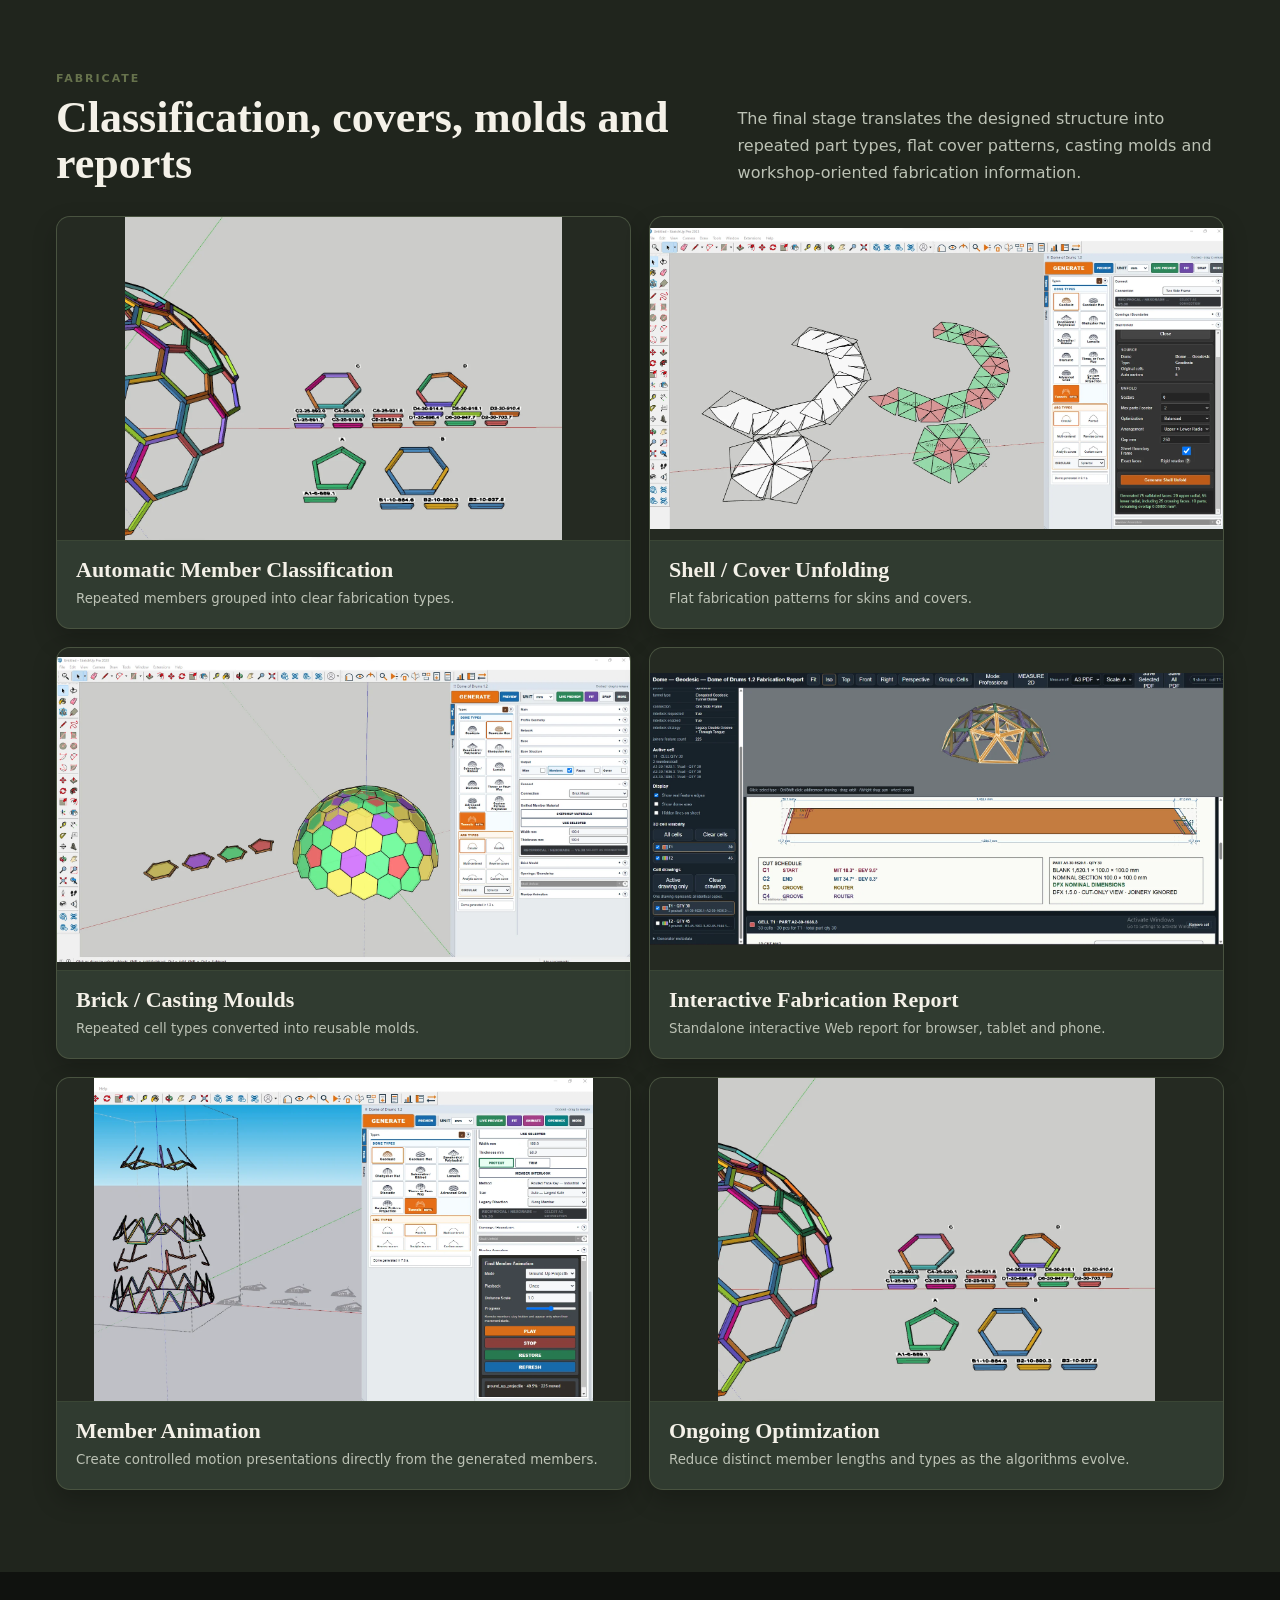
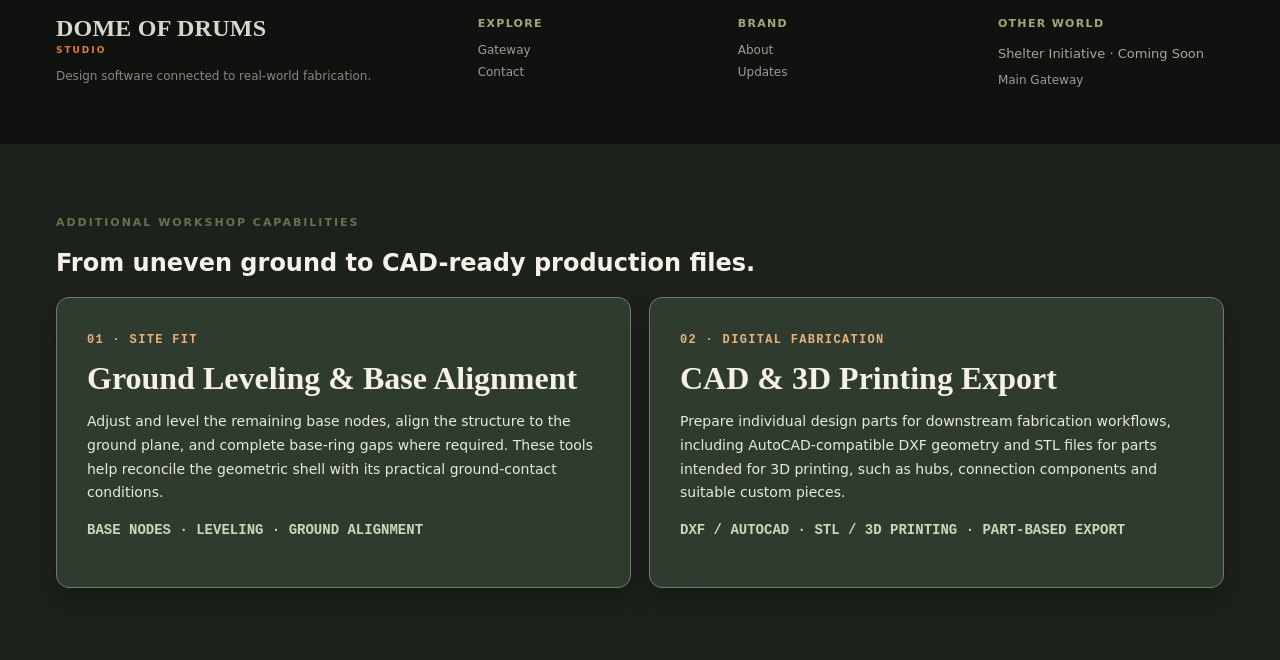
<file: studio/features/index.html>
<!DOCTYPE html>

<html data-theme="dark" lang="en"><head><meta charset="utf-8"/><meta content="width=device-width, initial-scale=1, viewport-fit=cover" name="viewport"/><title>Studio Features</title><link href="/assets/css/site.css" rel="stylesheet"/></head><body><div class="site"><header class="header dark"><div class="wrap"><a class="brand" href="/"><img src="/assets/images/logo-symbol.png"/><div class="brandname">DOME OF DRUMS<small>STUDIO</small></div></a><a class="dod-mobile-cta" data-ar="↓ تحميل" data-en="↓ Download" href="/studio/pricing/#special-launch-offer">↓ Download</a><nav class="nav"><a class="" data-ar="الاستوديو" data-en="Studio" href="/studio/">Studio</a><a class="current" data-ar="المزايا" data-en="Features" href="/studio/features/">Features</a><a class="" data-ar="المعرض" data-en="Gallery" href="/studio/gallery/">Gallery</a><a class="" data-ar="عنّا" data-en="About" href="/studio/about/">About</a><a class="" data-ar="السعر" data-en="Pricing" href="/studio/pricing/">Pricing</a><a class="" data-ar="التحديثات" data-en="Updates" href="/studio/updates/">Updates</a><a class="dod-header-cta" data-ar="↓ التحميل" data-en="↓ Download" href="/studio/pricing/#special-launch-offer">↓ Download</a><div class="switcher"><a class="active" href="/studio/">STUDIO</a><span aria-label="Shelter section coming soon" class="dod-coming-soon-nav" data-ar="المأوى · قريبًا" data-en="SHELTER · COMING SOON">SHELTER · COMING SOON</span></div><button class="round theme-toggle">◐</button><button class="round lang-toggle">AR</button></nav></div></header>
<section class="pagehead"><div class="wrap"><div class="kicker">STUDIO / FEATURES</div><h1 data-ar="نظام تصميم مبني حول التصنيع." data-en="A design system built around fabrication.">A design system built around fabrication.</h1><p data-ar="يتم التعامل مع الهندسة والممبرز الفيزيائية والوصلات والفتحات والأغطية والقوالب ومخرجات الورشة كمسار واحد مترابط من التصميم إلى التصنيع." data-en="Geometry, physical members, connections, openings, coverings, molds and workshop output are treated as one connected design-to-fabrication workflow.">Geometry, physical members, connections, openings, coverings, molds and workshop output are treated as one connected workflow.</p></div></section>
<section class="v7-feature-section paper"><div class="wrap">
<div class="v7-feature-intro"><div><div class="kicker">CREATE</div><h2 data-ar="عائلات القباب والمنشآت المشتقة" data-en="Dome families &amp; derived structures">Dome families &amp; derived structures</h2></div><p data-ar="بدل خلط قوائم طويلة مع صور بأحجام عشوائية، جُمعت العائلات الهندسية هنا حسب الوظيفة. ويمكن اشتقاق البرغولات والأقواس من قص أو إعادة تشكيل أنظمة القباب بدل البدء من قوالب ثابتة." data-en="Instead of mixing long text lists with randomly sized images, the geometry families are grouped here by function. Pergolas and arches can be derived by cutting or reshaping dome systems rather than starting from fixed templates.">Geometry families are grouped by function.</p></div>
<div class="v7-chipbox"><b>SUPPORTED GEOMETRY FAMILIES</b><div class="v7-chips"><span class="v7-chip">Geodesic</span><span class="v7-chip">Geodesic Hex</span><span class="v7-chip">Zonohedral / Polyhedral</span><span class="v7-chip">Zome / Polar Zonohedral</span><span class="v7-chip">Chebyshev Net</span><span class="v7-chip">Schwedler / Ribbed</span><span class="v7-chip">Lamella</span><span class="v7-chip">Diamatic</span><span class="v7-chip">Three-Way Grid</span><span class="v7-chip">Four-Way Grid</span><span class="v7-chip">Kagome</span><span class="v7-chip">Spiral Diagrid</span><span class="v7-chip">Phyllotaxis</span><span class="v7-chip">Great-Circle Network</span><span class="v7-chip">Post-Formed Gridshell</span></div></div>
<div class="v7-feature-grid">
<figure class="v7-feature-card lightbox" data-details-ar="تحكم بالقطر والارتفاع ونسبة القطع وتوزيع الصفوف ونمط الخلايا مباشرة داخل مولد المنشأة." data-details-en="Control maximum diameter, maximum height, cut proportion, row distribution and cell pattern directly in the structural generator." data-image="/assets/images/screenshots/zome-shape-interface.webp" data-lightbox="" data-title-ar="تحكم Zome / Zonohedral" data-title-en="Zome / Zonohedral Control"><div class="v7-media interface"><img alt="Zome Zonohedral control" src="/assets/images/screenshots/zome-shape-interface.webp"/></div><figcaption><b>Zome / Zonohedral</b><small data-ar="تحكم بارامتري بالشكل مع تصنيف الممبرز الفيزيائية." data-en="Parametric form control with classified physical members.">Parametric form control with classified physical members.</small></figcaption></figure>
<figure class="v7-feature-card lightbox" data-details-ar="ولّد أنظمة خلايا خماسية وسداسية مشتقة من الهندسة الجيوديسية وأكمل بها نفس مسار تصنيف الممبرز." data-details-en="Generate pentagon / hexagon cell systems derived from geodesic geometry and carry those cells into the same member-classification workflow." data-image="/assets/images/screenshots/geodesic-hex.webp" data-lightbox="" data-title-ar="Geodesic Hex" data-title-en="Geodesic Hex"><div class="v7-media"><img alt="Geodesic Hex" src="/assets/images/screenshots/geodesic-hex.webp"/></div><figcaption><b>Geodesic Hex</b><small data-ar="أنظمة خلايا خماسية وسداسية مشتقة من الهندسة الجيوديسية." data-en="Pentagon / hexagon cell systems derived from geodesic geometry.">Pentagon / hexagon cell systems derived from geodesic geometry.</small></figcaption></figure>
<figure class="v7-feature-card lightbox" data-details-ar="تجاوز نصف الدائرة باستخدام بروفايلات دائرية ومدببة ومتعددة المراكز ومنحنيات عكسية وتحليلية ومخصصة." data-details-en="Move beyond the simple semicircle using circular, pointed, multi-centered, reverse-curve, analytic and custom profiles." data-image="/assets/images/screenshots/profile-generator-interface.webp" data-lightbox="" data-title-ar="هندسة البروفايلات المعمارية" data-title-en="Architectural Profile Geometry"><div class="v7-media interface"><img alt="Profile geometry" src="/assets/images/screenshots/profile-generator-interface.webp"/></div><figcaption><b data-ar="البروفايلات المعمارية" data-en="Architectural Profiles">Architectural Profiles</b><small data-ar="دائري ومدبب ومتعدد المراكز وتحليلي ومخصص." data-en="Circular, pointed, multi-centered, analytic and custom profiles.">Circular, pointed, multi-centered, analytic and custom profiles.</small></figcaption></figure>
<figure class="v7-feature-card lightbox" data-details-ar="أنشئ أنفاقًا جيوديسية ممدودة وامتدادات متصلة مشتقة من أنظمة القباب." data-details-en="Create elongated geodesic tunnels and connected extensions derived from dome-based systems." data-image="/assets/images/screenshots/extended-tunnel.webp" data-lightbox="" data-title-ar="الأنفاق والكبسولات" data-title-en="Tunnels &amp; Capsules"><div class="v7-media"><img alt="Extended tunnel" src="/assets/images/screenshots/extended-tunnel.webp"/></div><figcaption><b data-ar="الأنفاق والكبسولات" data-en="Tunnels &amp; Capsules">Tunnels &amp; Capsules</b><small data-ar="أنظمة مشتقة من القباب وممتدة إلى أشكال طولية متصلة." data-en="Dome-derived systems extended into connected longitudinal forms.">Dome-derived systems extended into connected longitudinal forms.</small></figcaption></figure>
</div>
</div></section>
<section class="v10-profile-feature"><div class="wrap v10-profiles-grid"><div class="v10-profiles-copy"><div class="kicker" data-ar="مكتبة الأقواس والمقاطع" data-en="ARCH &amp; PROFILE LIBRARY">ARCH &amp; PROFILE LIBRARY</div><h2 data-ar="اختر المقطع قبل بناء القشرة." data-en="Choose the section before you build the shell.">Choose the section before you build the shell.</h2><p data-ar="يشمل نظام المقاطع الأشكال الكروية والبيضاوية والبارابولية والمدببة وTudor وOgee والبصلية وCatenary وحدوة الحصان / Moorish وBasket Handle وCycloidal ومتعدد المراكز وSuperellipse وInverted Ogee والمقاطع المخصصة." data-en="The profile system includes spherical, ellipsoidal, paraboloid, pointed, Tudor, ogee, onion, catenary, horseshoe / Moorish, basket-handle, cycloidal, multi-centered, superellipse, inverted-ogee and custom profiles.">The profile system includes a broad architectural profile library.</p></div><button class="v10-profiles-media" data-details-ar="عائلات المقاطع الحالية في المولد: Spherical وEllipsoidal وParaboloid وPointed / Ogival وTudor / Low pointed وOgee وOnion / Bulbous وCatenary وHorseshoe / Moorish وBasket Handle / Three-Centered وCycloidal وMulti-centered وSuperellipse وBell / Inverted Ogee وCustom profile." data-details-en="Profile families currently exposed by the generator: Spherical, Ellipsoidal, Paraboloid, Pointed / Ogival, Tudor / Low pointed, Ogee, Onion / Bulbous, Catenary, Horseshoe / Moorish, Basket Handle / Three-Centered, Cycloidal, Multi-centered, Superellipse, Bell / Inverted Ogee and Custom profile." data-image="/assets/images/screenshots/arch-profile-catalog.svg" data-lightbox="" data-title-ar="مقاطع الأقواس والقباب المعمارية" data-title-en="Architectural Arch &amp; Dome Profiles"><img alt="Architectural profile catalog" src="/assets/images/screenshots/arch-profile-catalog.svg"/><span data-ar="افتح الكتالوج كاملًا ←" data-en="Open full catalog →">Open full catalog →</span></button></div></section>
<section class="v7-feature-section soft"><div class="wrap">
<div class="v7-feature-intro"><div><div class="kicker">CUSTOM GEOMETRY</div><h2 data-ar="أسقط شبكتك الخاصة" data-en="Project your own network">Project your own network</h2></div><p data-ar="استورد أو حدد شبكة خطوط ثنائية الأبعاد وأسقطها على القشرة المختارة باستخدام عدة استراتيجيات إسقاط. تشمل المدخلات DXF وDWG وSKP وCSV وTXT." data-en="Import or select a 2D line pattern and project it onto the selected shell using multiple projection strategies. Supported geometry inputs include DXF, DWG, SKP, CSV and TXT.">Import or select a 2D line pattern and project it onto the selected shell.</p></div>
<div class="v7-feature-grid">
<figure class="v7-feature-card lightbox" data-details-ar="تبقى الشبكة المسطحة الأصلية ظاهرة بجانب النتيجة المسقطة، ما يسهل فحص كيفية تحويل طريقة الإسقاط المختارة للنمط ثنائي الأبعاد إلى القشرة." data-details-en="The flat source network remains visible beside the projected result, making it easy to inspect how the selected projection method maps the 2D pattern to the shell." data-image="/assets/images/screenshots/custom-pattern-projection.webp" data-lightbox="" data-title-ar="إسقاط الشبكات المخصصة" data-title-en="Custom Pattern Projection"><div class="v7-media interface"><img alt="Custom pattern projection" src="/assets/images/screenshots/custom-pattern-projection.webp"/></div><figcaption><b>Custom Pattern Projection</b><small data-ar="من شبكة ثنائية الأبعاد إلى هندسة قشرة قابلة للتنفيذ." data-en="From 2D network to buildable shell geometry.">From 2D network to buildable shell geometry.</small></figcaption></figure>
<figure class="v7-feature-card lightbox" data-details-ar="استخدم البروفايل المعماري المختار كأساس للشبكة الإنشائية ثم حوّل الخطوط الناتجة إلى ممبرز فيزيائية حقيقية للتصنيع." data-details-en="Use the selected architectural profile as the basis for a structural network, then convert the resulting lines into real physical members for fabrication." data-image="/assets/images/screenshots/architectural-profile-members.webp" data-lightbox="" data-title-ar="من البروفايل إلى ممبرز فيزيائية" data-title-en="Profile to Physical Members"><div class="v7-media"><img alt="Profile physical members" src="/assets/images/screenshots/architectural-profile-members.webp"/></div><figcaption><b data-ar="البروفايل ← الممبرز" data-en="Profile → Members">Profile → Members</b><small data-ar="هندسة البروفايل المعماري تتحول إلى نظام ممبرز حقيقي." data-en="Architectural profile geometry carried into real member systems.">Architectural profile geometry carried into real member systems.</small></figcaption></figure>
</div>
</div></section>
<section class="v7-feature-section paper"><div class="wrap">
<div class="v7-feature-intro"><div><div class="kicker">BUILD</div><h2 data-ar="الممبرز الفيزيائية والوصلات والفتحات" data-en="Physical members, connections and openings">Physical members, connections and openings</h2></div><p data-ar="يتعامل البرنامج مع الممبرز كأجسام فيزيائية لها مقطع وسماكة وهندسة اتصال، ثم ينقل هذه الأجزاء إلى مسارات التصنيف والتصنيع." data-en="The program treats structural members as physical objects with section, thickness and connection geometry, then carries those parts into classification and fabrication workflows.">Structural members are physical objects, not abstract lines.</p></div>
<div class="v7-feature-grid">
<figure class="v7-feature-card lightbox" data-details-ar="ولّد ممبرز أنبوبية دائرية مع التحكم بالقطر وسماكة الجدار وقطر الفتحات وترتيب النهايات." data-details-en="Generate round pipe members with controls for diameter, wall thickness, hole diameter and end stacking." data-image="/assets/images/screenshots/pipe-mode.webp" data-lightbox="" data-title-ar="وضع الأنابيب" data-title-en="Pipe Mode"><div class="v7-media interface"><img alt="Pipe mode" src="/assets/images/screenshots/pipe-mode.webp"/></div><figcaption><b data-ar="وضع الأنابيب" data-en="Pipe Mode">Pipe Mode</b><small data-ar="ممبرز أسطوانية فيزيائية مع معاملات تصنيع." data-en="Physical cylindrical members with fabrication parameters.">Physical cylindrical members with fabrication parameters.</small></figcaption></figure>
<figure class="v7-feature-card lightbox" data-details-ar="ولّد هندسة تعشيق بين الممبرز داخل الموديل، بما في ذلك استراتيجيات اللسان والمجرى والتحكم بالاتجاه." data-details-en="Generate member-to-member interlocking geometry inside the model, including tongue-and-groove strategies and direction controls." data-image="/assets/images/screenshots/interlock-tongue-groove.webp" data-lightbox="" data-title-ar="تعشيق الممبرز" data-title-en="Member Interlock"><div class="v7-media interface"><img alt="Interlock" src="/assets/images/screenshots/interlock-tongue-groove.webp"/></div><figcaption><b data-ar="تعشيق الممبرز" data-en="Member Interlock">Member Interlock</b><small data-ar="هندسة الوصلات مدمجة داخل مسار الممبرز." data-en="Connection geometry integrated into the member workflow.">Connection geometry integrated into the member workflow.</small></figcaption></figure>
<figure class="v7-feature-card lightbox" data-details-ar="صنّف أنواع الهبز وكمياتها واضبط معاملات الاتصال الفيزيائية بما فيها سماكة الصفيحة والأذرع والبراغي والفتحات." data-details-en="Classify hub types and quantities and tune physical connection parameters including plate thickness, arms, bolts and holes." data-image="/assets/images/screenshots/hub-system.webp" data-lightbox="" data-title-ar="نظام الهبز" data-title-en="Hub System"><div class="v7-media interface"><img alt="Hub system" src="/assets/images/screenshots/hub-system.webp"/></div><figcaption><b data-ar="نظام الهبز" data-en="Hub System">Hub System</b><small data-ar="أنواع هبز وكميات جاهزة للتصنيع." data-en="Fabrication-ready hub types and quantities.">Fabrication-ready hub types and quantities.</small></figcaption></figure>
<figure class="v7-feature-card lightbox" data-details-ar="حدد الخلايا الإنشائية للمداخل والأبواب والشبابيك وبهو المدخل والمداخل البارزة والفتحات أو القباب العلوية مع الحفاظ على منطق الهيكل المحيط. يتم تخطيط الفتحات داخل الموديل بدل قصها في منشأة مكتملة لاحقًا." data-details-en="Select structural cells for entrances, doors, windows, vestibules, projected doorways and upper-dome / roof openings while preserving the surrounding structural logic. Openings are planned inside the model rather than cut into a completed structure afterward." data-image="/assets/images/screenshots/upper-dome-opening.webp" data-lightbox="" data-title-ar="الأبواب والشبابيك والفتحات" data-title-en="Doors, Windows &amp; Openings"><div class="v7-media interface"><img alt="Openings" src="/assets/images/screenshots/upper-dome-opening.webp"/></div><figcaption><b data-ar="الأبواب والشبابيك والفتحات" data-en="Doors, Windows &amp; Openings">Doors, Windows &amp; Openings</b><small data-ar="يتم تخطيط المداخل والشبابيك والفتحات العلوية مع الهيكل." data-en="Entrances, windows and roof openings are planned with the structure.">Entrances, windows and roof openings are planned with the structure.</small></figcaption></figure>
</div>
</div></section>
<section class="v10-reality"><div class="wrap v10-reality-grid"><div class="v10-reality-copy"><div class="kicker" data-ar="فحص التصنيع" data-en="FABRICATION CHECK">FABRICATION CHECK</div><h2 data-ar="يجب أن يكشف الموديل المشاكل لا أن يخفيها." data-en="The model should reveal problems, not hide them.">The model should reveal problems, not hide them.</h2><p data-ar="لأن الممبرز تُنمذج كمقاطع فيزيائية، يمكن رؤية التداخلات والقصات غير العملية وحالات الوصل الصعبة وتقييمها قبل التصنيع. الهدف ليس جعل الحالة السيئة تبدو مثالية بصريًا، بل كشفها مبكرًا لتعديل التصميم وتوفير الخامة والوقت." data-en="Because members are modeled as physical sections, overlaps, impractical cuts and difficult connection conditions can be seen and evaluated before fabrication. The aim is not to make a bad condition look visually perfect; it is to expose it early enough to change the design and save material and time.">Physical member geometry helps reveal fabrication problems before material is cut.</p></div><button class="v10-reality-media" data-details-ar="راجع نهايات الممبرز الفيزيائية وحالات الاتصال مباشرة داخل الموديل قبل استهلاك الخامة في الورشة." data-details-en="Review physical member ends and connection conditions directly in the model before committing material in the workshop." data-image="/assets/images/screenshots/interlock-half-lap.webp" data-lightbox="" data-title-ar="هندسة تصنيع فيزيائية" data-title-en="Physical fabrication geometry"><img alt="Fabrication geometry" src="/assets/images/screenshots/interlock-half-lap.webp"/><span data-ar="افحص التفاصيل ←" data-en="Inspect detail →">Inspect detail →</span></button></div></section>
<section class="v7-feature-section soft"><div class="wrap">
<div class="v7-feature-intro"><div><div class="kicker">FABRICATE</div><h2 data-ar="التصنيف والأغطية والقوالب والتقارير" data-en="Classification, covers, molds and reports">Classification, covers, molds and reports</h2></div><p data-ar="تحول المرحلة النهائية المنشأة المصممة إلى أنواع قطع متكررة وباترونات غطاء مسطحة وقوالب صب ومعلومات تصنيع موجهة للورشة." data-en="The final stage translates the designed structure into repeated part types, flat cover patterns, casting molds and workshop-oriented fabrication information.">Translate the structure into workshop output.</p></div>
<div class="v7-feature-grid">
<figure class="v7-feature-card lightbox" data-details-ar="جمّع الممبرز المتكررة إلى أنواع تصنيع، وسمّها، واعرض الخلية أو ترتيب الممبرز الممثل مع أبعادها." data-details-en="Group repeated members into fabrication types, label them and display the representative cell or member arrangement together with their dimensions." data-image="/assets/images/screenshots/automatic-member-classification.webp" data-lightbox="" data-title-ar="التصنيف التلقائي للممبرز" data-title-en="Automatic Member Classification"><div class="v7-media"><img alt="Member classification" src="/assets/images/screenshots/automatic-member-classification.webp"/></div><figcaption><b data-ar="التصنيف التلقائي للممبرز" data-en="Automatic Member Classification">Automatic Member Classification</b><small data-ar="الممبرز المتكررة مجمعة إلى أنواع تصنيع واضحة." data-en="Repeated members grouped into clear fabrication types.">Repeated members grouped into clear fabrication types.</small></figcaption></figure>
<figure class="v7-feature-card lightbox" data-details-ar="افرد ورتب قطاعات القشرة إلى باترونات تصنيع مسطحة مع التحكم بعدد القطاعات وحدود الشيت والفواصل والترتيب." data-details-en="Unfold and arrange shell sectors into flat fabrication patterns with controls for sector count, sheet boundaries, gaps and arrangement." data-image="/assets/images/screenshots/shell-cover-unfold.webp" data-lightbox="" data-title-ar="تفريد القشرة / الغطاء" data-title-en="Shell / Cover Unfolding"><div class="v7-media interface"><img alt="Shell unfold" src="/assets/images/screenshots/shell-cover-unfold.webp"/></div><figcaption><b data-ar="تفريد القشرة / الغطاء" data-en="Shell / Cover Unfolding">Shell / Cover Unfolding</b><small data-ar="باترونات تصنيع مسطحة للقشرات والأغطية." data-en="Flat fabrication patterns for skins and covers.">Flat fabrication patterns for skins and covers.</small></figcaption></figure>
<figure class="v7-feature-card lightbox" data-details-ar="حوّل عائلات الخلايا المتكررة إلى أنواع قوالب قابلة لإعادة الاستخدام لصب الطين أو الأسمنت أو مواد صب محلية مناسبة أخرى." data-details-en="Convert repeated cell families into reusable mold types for cast clay, cement or other locally appropriate cast materials." data-image="/assets/images/screenshots/brick-mould.webp" data-lightbox="" data-title-ar="قوالب البلوك / الصب" data-title-en="Brick / Casting Moulds"><div class="v7-media interface"><img alt="Brick mould" src="/assets/images/screenshots/brick-mould.webp"/></div><figcaption><b data-ar="قوالب البلوك / الصب" data-en="Brick / Casting Moulds">Brick / Casting Moulds</b><small data-ar="أنواع الخلايا المتكررة تتحول إلى قوالب قابلة لإعادة الاستخدام." data-en="Repeated cell types converted into reusable molds.">Repeated cell types converted into reusable molds.</small></figcaption></figure>
<figure class="v7-feature-card lightbox" data-details-ar="تقرير التصنيع عبارة عن صفحة Web تفاعلية مستقلة تعمل في أي متصفح حديث على كمبيوتر الورشة أو التابلت أو الجوال دون برنامج التصميم الرئيسي. دوّر وافحص الموديل ثلاثي الأبعاد وحدد القطع وشاهد جداول القص والكميات والأبعاد ومعلومات الميتر والبيفل وعمليات الراوتر ورسومات التصنيع." data-details-en="The fabrication report is a standalone interactive Web page. Open it in any modern browser on a workshop computer, tablet or phone without the main design software. Rotate and inspect the 3D model, select parts, and view cut schedules, quantities, dimensions, miter and bevel information, router operations and fabrication drawings." data-image="/assets/images/screenshots/fabrication-report.webp" data-lightbox="" data-title-ar="تقرير تصنيع تفاعلي" data-title-en="Interactive Fabrication Report"><div class="v7-media interface"><img alt="Fabrication report" src="/assets/images/screenshots/fabrication-report.webp"/></div><figcaption><b data-ar="تقرير تصنيع تفاعلي" data-en="Interactive Fabrication Report">Interactive Fabrication Report</b><small data-ar="تقرير Web تفاعلي مستقل للمتصفح والتابلت والجوال." data-en="Standalone interactive Web report for browser, tablet and phone.">Standalone interactive Web report for browser, tablet and phone.</small></figcaption></figure>
<figure class="v7-feature-card lightbox" data-details-ar="استخدم أدوات Animation المخصصة لعرض حركة الممبرز وشرح الأفكار الإنشائية بصريًا. هذه الميزة داخل البرنامج منفصلة عن حركة التباعد التوضيحية المستخدمة في دراسة 3D داخل الموقع." data-details-en="Use dedicated animation controls to present member motion and communicate structural ideas visually. This product feature is separate from the explanatory separation sequence used in the website 3D study." data-image="/assets/images/screenshots/member-animation.webp" data-lightbox="" data-title-ar="تحريك الممبرز" data-title-en="Member Animation"><div class="v7-media"><img alt="Member animation" src="/assets/images/screenshots/member-animation.webp"/></div><figcaption><b data-ar="تحريك الممبرز" data-en="Member Animation">Member Animation</b><small data-ar="أنشئ عروض حركة مضبوطة مباشرة من الممبرز المولدة." data-en="Create controlled motion presentations directly from the generated members.">Create controlled motion presentations directly from the generated members.</small></figcaption></figure>
<figure class="v7-feature-card lightbox" data-details-ar="يستمر تطوير خوارزميات جديدة لتقليل عدد أطوال الممبرز المختلفة وأنواع التصنيع عندما تسمح الهندسة، بهدف تبسيط الخامة والقص والتجميع." data-details-en="New algorithms continue to be developed to reduce the number of distinct member lengths and fabrication types where geometry allows, with the aim of simplifying stock, cutting and assembly." data-image="/assets/images/screenshots/automatic-member-classification.webp" data-lightbox="" data-title-ar="تحسين مستمر لأنواع الممبرز" data-title-en="Ongoing Member-Type Optimization"><div class="v7-media"><img alt="Member optimization" src="/assets/images/screenshots/automatic-member-classification.webp"/></div><figcaption><b data-ar="تحسين مستمر" data-en="Ongoing Optimization">Ongoing Optimization</b><small data-ar="تقليل أطوال وأنواع الممبرز المختلفة مع تطور الخوارزميات." data-en="Reduce distinct member lengths and types as the algorithms evolve.">Reduce distinct member lengths and types as the algorithms evolve.</small></figcaption></figure>
</div>
</div></section>
<footer class="footer"><div class="wrap"><div><div class="brandname">DOME OF DRUMS<small>STUDIO</small></div><p data-ar="برنامج تصميم مرتبط مباشرة بالتصنيع الحقيقي." data-en="Design software connected to real-world fabrication.">Design software connected to real-world fabrication.</p></div><div><h4>Explore</h4><a href="/">Gateway</a><a href="/contact/">Contact</a></div><div><h4>Brand</h4><a href="/studio/about/">About</a><a href="/studio/updates/">Updates</a></div><div><h4>Other world</h4><span class="dod-coming-soon-footer" data-ar="المأوى · قريبًا" data-en="Shelter Initiative · Coming Soon">Shelter Initiative · Coming Soon</span><a href="/">Main Gateway</a></div></div></footer><section class="v17-two-features" id="ground-cad-export"><div class="wrap"><div class="kicker">ADDITIONAL WORKSHOP CAPABILITIES</div><h2>From uneven ground to CAD-ready production files.</h2><div class="v17-feat-grid"><article class="v17-feat-card"><b>01 · SITE FIT</b><h3>Ground Leveling &amp; Base Alignment</h3><p>Adjust and level the remaining base nodes, align the structure to the ground plane, and complete base-ring gaps where required. These tools help reconcile the geometric shell with its practical ground-contact conditions.</p><p class="v17-feat-points">BASE NODES · LEVELING · GROUND ALIGNMENT</p></article><article class="v17-feat-card"><b>02 · DIGITAL FABRICATION</b><h3>CAD &amp; 3D Printing Export</h3><p>Prepare individual design parts for downstream fabrication workflows, including AutoCAD-compatible DXF geometry and STL files for parts intended for 3D printing, such as hubs, connection components and suitable custom pieces.</p><p class="v17-feat-points">DXF / AUTOCAD · STL / 3D PRINTING · PART-BASED EXPORT</p></article></div></div></section></div><script src="/assets/js/site.js"></script><script src="/assets/js/public-settings.js"></script><script src="/assets/js/public-ui.js"></script></body></html>
</file>
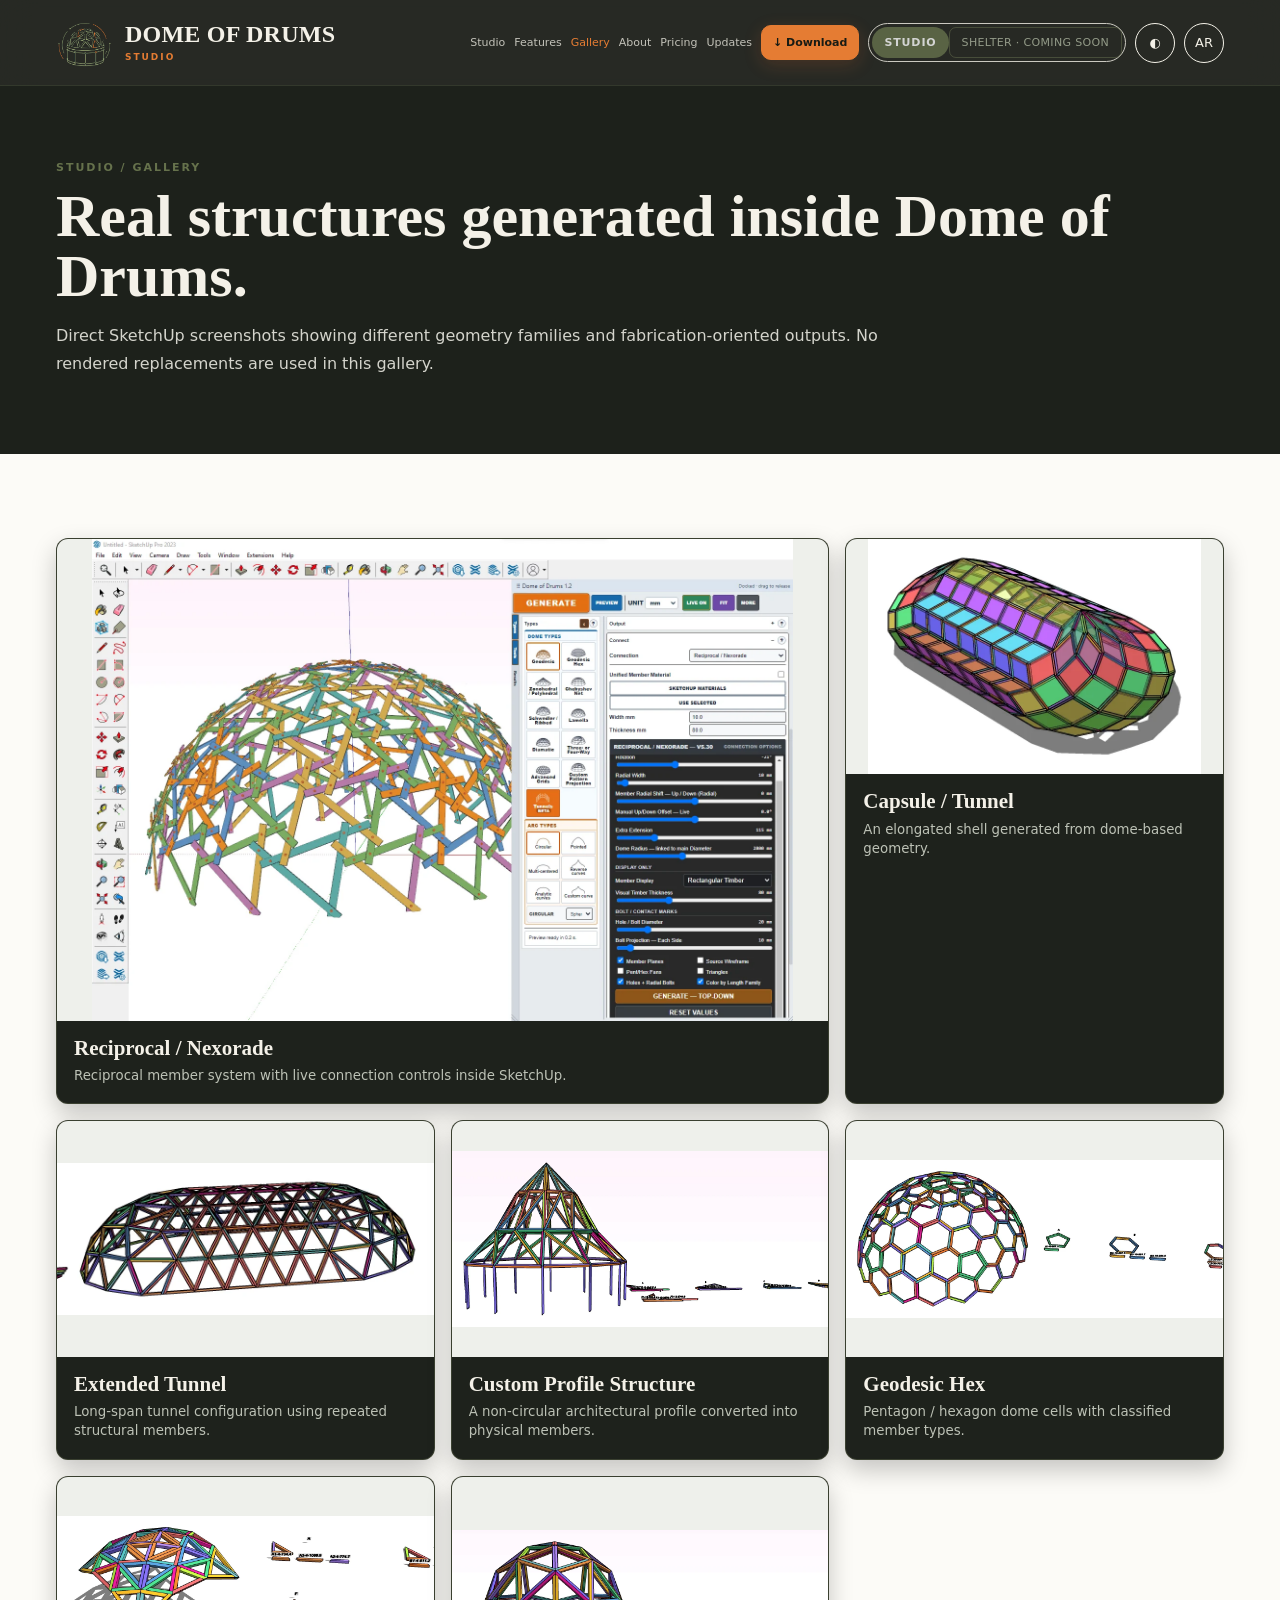
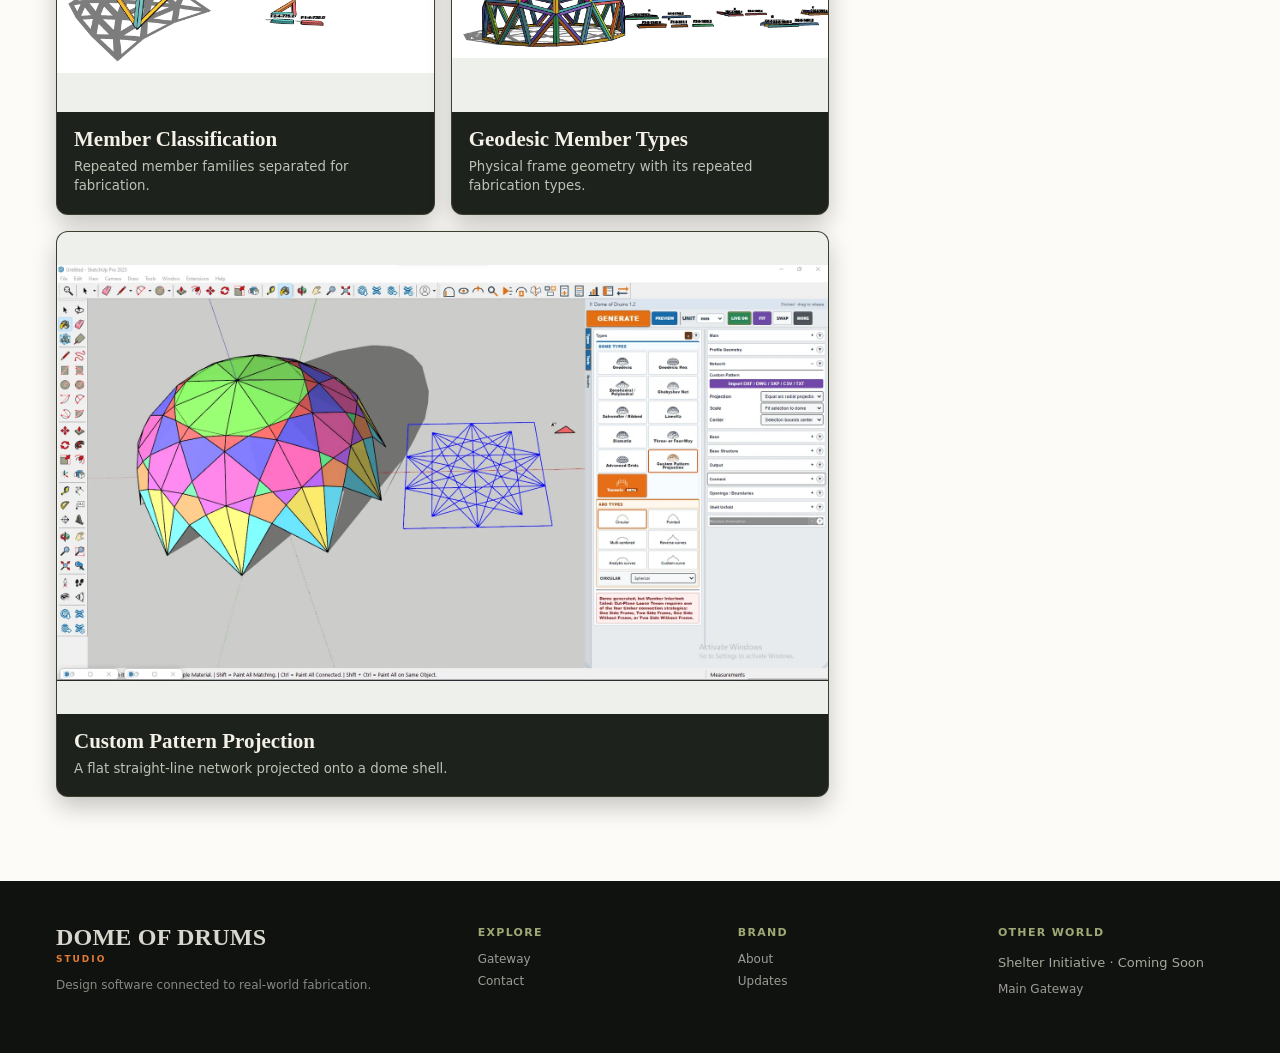
<file: studio/gallery/index.html>
<!DOCTYPE html>

<html data-theme="dark" lang="en"><head><meta charset="utf-8"/><meta content="width=device-width, initial-scale=1, viewport-fit=cover" name="viewport"/><title>Studio Gallery</title><link href="/assets/css/site.css" rel="stylesheet"/></head><body><div class="site"><header class="header dark"><div class="wrap"><a class="brand" href="/"><img src="/assets/images/logo-symbol.png"/><div class="brandname">DOME OF DRUMS<small>STUDIO</small></div></a><a class="dod-mobile-cta" data-ar="↓ تحميل" data-en="↓ Download" href="/studio/pricing/#special-launch-offer">↓ Download</a><nav class="nav"><a class="" data-ar="الاستوديو" data-en="Studio" href="/studio/">Studio</a><a class="" data-ar="المزايا" data-en="Features" href="/studio/features/">Features</a><a class="current" data-ar="المعرض" data-en="Gallery" href="/studio/gallery/">Gallery</a><a class="" data-ar="عنّا" data-en="About" href="/studio/about/">About</a><a class="" data-ar="السعر" data-en="Pricing" href="/studio/pricing/">Pricing</a><a class="" data-ar="التحديثات" data-en="Updates" href="/studio/updates/">Updates</a><a class="dod-header-cta" data-ar="↓ التحميل" data-en="↓ Download" href="/studio/pricing/#special-launch-offer">↓ Download</a><div class="switcher"><a class="active" href="/studio/">STUDIO</a><span aria-label="Shelter section coming soon" class="dod-coming-soon-nav" data-ar="المأوى · قريبًا" data-en="SHELTER · COMING SOON">SHELTER · COMING SOON</span></div><button class="round theme-toggle">◐</button><button class="round lang-toggle">AR</button></nav></div></header><section class="pagehead"><div class="wrap"><div class="kicker">STUDIO / GALLERY</div><h1 data-ar="منشآت حقيقية مولّدة داخل Dome of Drums." data-en="Real structures generated inside Dome of Drums.">Real structures generated inside Dome of Drums.</h1><p data-ar="لقطات مباشرة من SketchUp تعرض عائلات هندسية مختلفة ومخرجات موجهة للتصنيع. لا نستخدم بدائل مرندرة في هذا المعرض." data-en="Direct SketchUp screenshots showing different geometry families and fabrication-oriented outputs. No rendered replacements are used in this gallery.">Direct SketchUp screenshots showing different geometry families and fabrication-oriented outputs.</p></div></section>
<section class="section paper"><div class="wrap"><div class="gallery-real">
<figure class="span2" data-details-ar="Reciprocal member system with live connection controls." data-details-en="Reciprocal member system with live connection controls." data-image="/assets/images/screenshots/reciprocal-interface.webp" data-lightbox="" data-title-ar="Reciprocal / Nexorade" data-title-en="Reciprocal / Nexorade" style="cursor:pointer"><div class="gmedia"><img alt="Reciprocal Nexorade" src="/assets/images/screenshots/reciprocal-interface.webp"/></div><figcaption><b data-ar="Reciprocal / Nexorade" data-en="Reciprocal / Nexorade">Reciprocal / Nexorade</b><small data-ar="نظام ممبرز Reciprocal مع تحكم مباشر بالوصلات داخل SketchUp." data-en="Reciprocal member system with live connection controls inside SketchUp.">Reciprocal member system with live connection controls.</small></figcaption></figure>
<figure data-details-ar="An elongated shell generated from dome-based geometry." data-details-en="An elongated shell generated from dome-based geometry." data-image="/assets/images/screenshots/capsule-tunnel.webp" data-lightbox="" data-title-ar="Capsule / Tunnel" data-title-en="Capsule / Tunnel" style="cursor:pointer"><div class="gmedia"><img alt="Capsule Tunnel" src="/assets/images/screenshots/capsule-tunnel.webp"/></div><figcaption><b data-ar="كبسولة / نفق" data-en="Capsule / Tunnel">Capsule / Tunnel</b><small data-ar="قشرة ممدودة مولدة من هندسة قائمة على القباب." data-en="An elongated shell generated from dome-based geometry.">An elongated shell generated from dome-based geometry.</small></figcaption></figure>
<figure data-details-ar="Long-span tunnel configuration." data-details-en="Long-span tunnel configuration." data-image="/assets/images/screenshots/extended-tunnel.webp" data-lightbox="" data-title-ar="Extended Tunnel" data-title-en="Extended Tunnel" style="cursor:pointer"><div class="gmedia"><img alt="Extended Tunnel" src="/assets/images/screenshots/extended-tunnel.webp"/></div><figcaption><b data-ar="نفق ممتد" data-en="Extended Tunnel">Extended Tunnel</b><small data-ar="تكوين نفق طويل باستخدام ممبرز إنشائية متكررة." data-en="Long-span tunnel configuration using repeated structural members.">Long-span tunnel configuration.</small></figcaption></figure>
<figure data-details-ar="A non-circular profile converted into physical members." data-details-en="A non-circular profile converted into physical members." data-image="/assets/images/screenshots/architectural-profile-members.webp" data-lightbox="" data-title-ar="Custom Profile Structure" data-title-en="Custom Profile Structure" style="cursor:pointer"><div class="gmedia"><img alt="Custom Profile Structure" src="/assets/images/screenshots/architectural-profile-members.webp"/></div><figcaption><b data-ar="منشأة ببروفايل مخصص" data-en="Custom Profile Structure">Custom Profile Structure</b><small data-ar="بروفايل معماري غير دائري محول إلى ممبرز فيزيائية." data-en="A non-circular architectural profile converted into physical members.">A non-circular profile converted into physical members.</small></figcaption></figure>
<figure data-details-ar="Pentagon / hexagon dome cells." data-details-en="Pentagon / hexagon dome cells." data-image="/assets/images/screenshots/geodesic-hex.webp" data-lightbox="" data-title-ar="Geodesic Hex" data-title-en="Geodesic Hex" style="cursor:pointer"><div class="gmedia"><img alt="Geodesic Hex" src="/assets/images/screenshots/geodesic-hex.webp"/></div><figcaption><b>Geodesic Hex</b><small data-ar="خلايا قبة خماسية وسداسية مع تصنيف أنواع الممبرز." data-en="Pentagon / hexagon dome cells with classified member types.">Pentagon / hexagon dome cells.</small></figcaption></figure>
<figure data-details-ar="Repeated member families separated for fabrication." data-details-en="Repeated member families separated for fabrication." data-image="/assets/images/screenshots/member-classification-dome.webp" data-lightbox="" data-title-ar="Member Classification" data-title-en="Member Classification" style="cursor:pointer"><div class="gmedia"><img alt="Member Classification" src="/assets/images/screenshots/member-classification-dome.webp"/></div><figcaption><b data-ar="تصنيف الممبرز" data-en="Member Classification">Member Classification</b><small data-ar="فصل عائلات الممبرز المتكررة للتصنيع." data-en="Repeated member families separated for fabrication.">Repeated member families separated for fabrication.</small></figcaption></figure>
<figure data-details-ar="Physical frame geometry with repeated fabrication types." data-details-en="Physical frame geometry with repeated fabrication types." data-image="/assets/images/screenshots/member-types-geodesic.webp" data-lightbox="" data-title-ar="Geodesic Member Types" data-title-en="Geodesic Member Types" style="cursor:pointer"><div class="gmedia"><img alt="Geodesic Member Types" src="/assets/images/screenshots/member-types-geodesic.webp"/></div><figcaption><b data-ar="أنواع ممبرز جيوديسية" data-en="Geodesic Member Types">Geodesic Member Types</b><small data-ar="هندسة إطار فيزيائية مع أنواع التصنيع المتكررة الخاصة بها." data-en="Physical frame geometry with its repeated fabrication types.">Physical frame geometry with repeated fabrication types.</small></figcaption></figure>
<figure class="span2" data-details-ar="A flat straight-line network projected onto a dome shell." data-details-en="A flat straight-line network projected onto a dome shell." data-image="/assets/images/screenshots/custom-pattern-projection.webp" data-lightbox="" data-title-ar="Custom Pattern Projection" data-title-en="Custom Pattern Projection" style="cursor:pointer"><div class="gmedia"><img alt="Custom Pattern Projection" src="/assets/images/screenshots/custom-pattern-projection.webp"/></div><figcaption><b data-ar="إسقاط الشبكات المخصصة" data-en="Custom Pattern Projection">Custom Pattern Projection</b><small data-ar="شبكة خطوط مستقيمة مسطحة تم إسقاطها على قشرة قبة." data-en="A flat straight-line network projected onto a dome shell.">A flat straight-line network projected onto a dome shell.</small></figcaption></figure>
</div></div></section>
<footer class="footer"><div class="wrap"><div><div class="brandname">DOME OF DRUMS<small>STUDIO</small></div><p data-ar="برنامج تصميم مرتبط مباشرة بالتصنيع الحقيقي." data-en="Design software connected to real-world fabrication.">Design software connected to real-world fabrication.</p></div><div><h4>Explore</h4><a href="/">Gateway</a><a href="/contact/">Contact</a></div><div><h4>Brand</h4><a href="/studio/about/">About</a><a href="/studio/updates/">Updates</a></div><div><h4>Other world</h4><span class="dod-coming-soon-footer" data-ar="المأوى · قريبًا" data-en="Shelter Initiative · Coming Soon">Shelter Initiative · Coming Soon</span><a href="/">Main Gateway</a></div></div></footer></div><script src="/assets/js/site.js"></script><script src="/assets/js/public-settings.js"></script><script src="/assets/js/public-ui.js"></script></body></html>
</file>
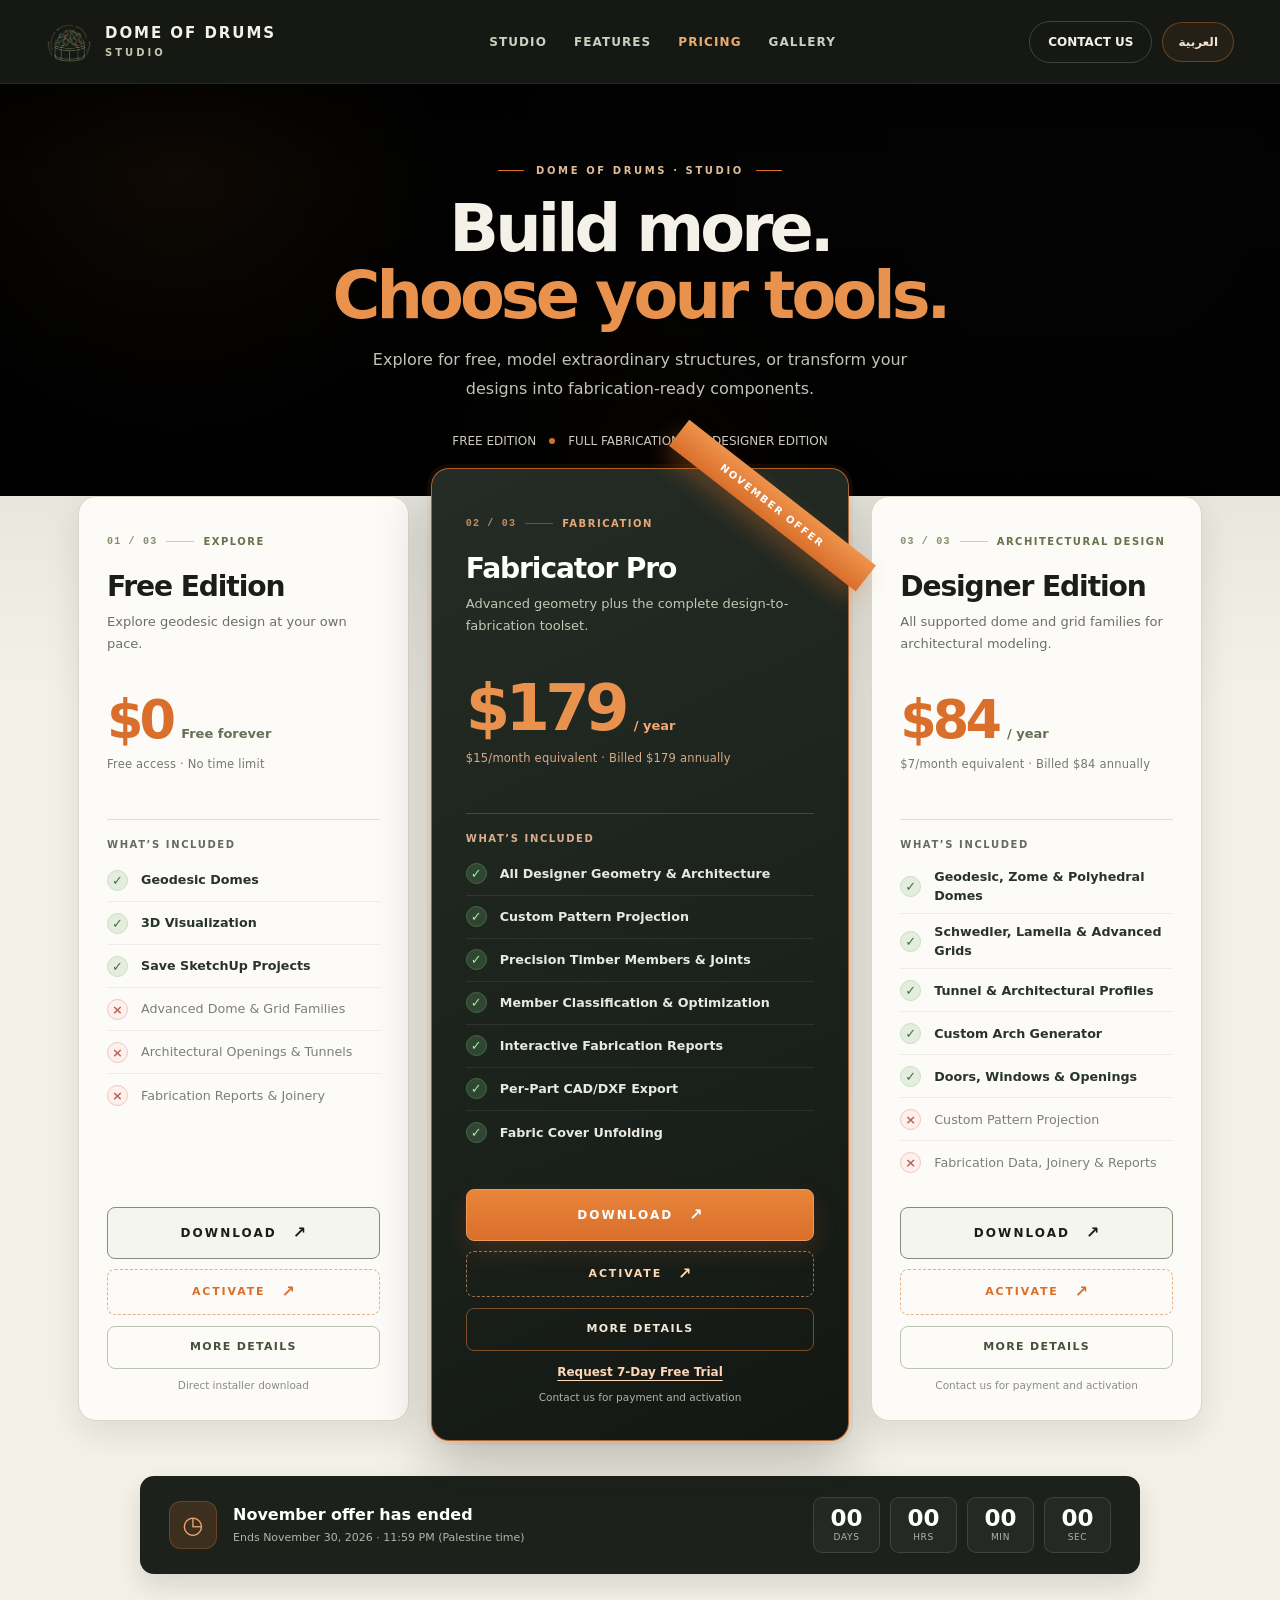
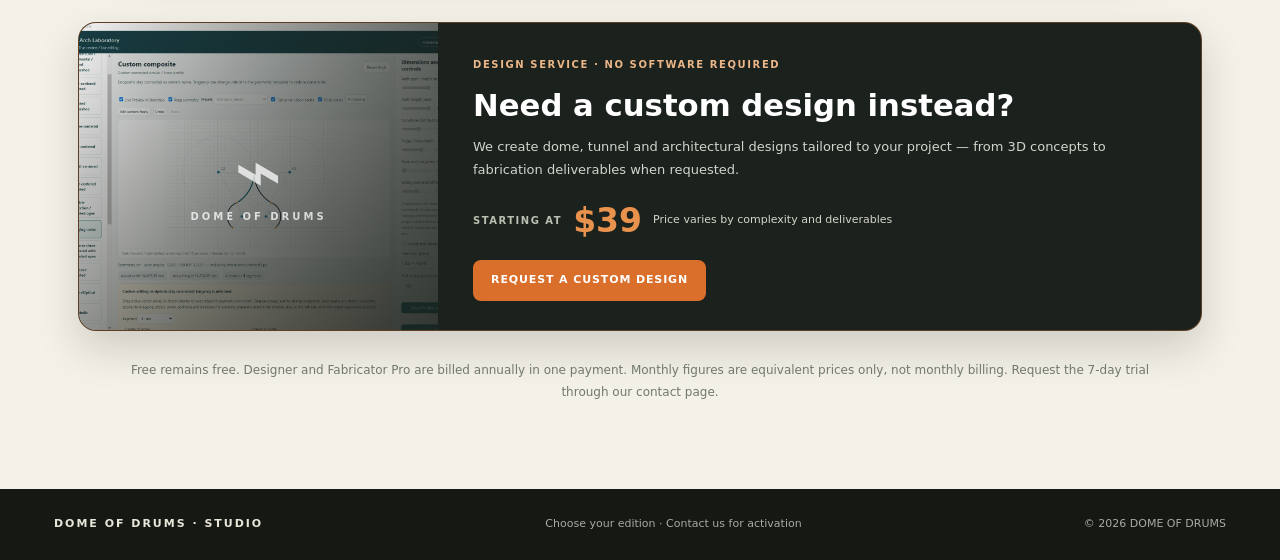
<file: studio/pricing/index.html>
<!DOCTYPE html>
<!DOCTYPE html>

<!DOCTYPE html>

<html data-theme="dark" dir="ltr" lang="en">
<head>
<meta charset="utf-8"/>
<meta content="width=device-width, initial-scale=1" name="viewport"/>
<meta content="dark" name="color-scheme"/>
<title>Dome of Drums Studio | Plans &amp; Pricing</title>
<style>
:root{--cream:#F4F1E8;--paper:#FCFBF7;--ink:#1A1D18;--olive:#66724C;--deep:#46513A;--sage:#9EAA75;--orange:#D96F2B;--orange2:#E57C33;--carbon:#151813;--forest:#1D211B;--muted:#B8B8AC;--line:rgba(102,114,76,.20);--sans:Inter,ui-sans-serif,system-ui,-apple-system,"Segoe UI",Arial,sans-serif}
*{box-sizing:border-box}html{scroll-behavior:smooth}body{margin:0;background:var(--cream);color:var(--ink);font-family:var(--sans);font-size:15px;line-height:1.5}a{color:inherit;text-decoration:none}button{font:inherit}
.preview-bar{position:relative;z-index:50;text-align:center;padding:9px 20px;background:#D96F2B;color:white;font-size:11px;letter-spacing:.12em;font-weight:800}
.site-header{height:84px;background:#151813;color:var(--cream);border-bottom:1px solid rgba(255,255,255,.08);display:flex;align-items:center}
.header-inner{width:min(1340px,calc(100% - 92px));margin:auto;display:flex;align-items:center;justify-content:space-between;gap:24px}
.brand{display:inline-flex;align-items:center;gap:13px;min-width:250px}.brand img{height:46px;width:46px;object-fit:contain}.brand-title{font-size:15px;font-weight:900;letter-spacing:.13em;line-height:1.13}.brand-title small{display:block;color:#c4c7ad;font-size:10px;letter-spacing:.30em;margin-top:5px}
.header-nav{display:flex;gap:27px;align-items:center;font-size:12px;font-weight:700;letter-spacing:.09em;text-transform:uppercase}.header-nav a{color:#cbd0bf}.header-nav a.active{color:#ecac6d}.header-right{display:flex;gap:10px;align-items:center}.language-btn{border:1px solid rgba(229,124,51,.36);color:#f3e2d1;background:rgba(229,124,51,.08);border-radius:99px;padding:10px 15px;font-size:12px;font-weight:800;cursor:pointer;min-width:68px}.header-contact{border:1px solid rgba(255,255,255,.18);border-radius:99px;padding:11px 18px;font-size:12px;font-weight:800;white-space:nowrap}
.hero{position:relative;overflow:hidden;background:#090b09;color:var(--cream);padding:71px 0 135px;text-align:center;border-bottom:1px solid rgba(255,255,255,.06)}
.hero::before{content:"";position:absolute;inset:0;pointer-events:none;background:#050605 url("https://dome-of-drums.pages.dev/assets/images/screenshots/profile-generator-interface.webp") center 16%/cover no-repeat;opacity:.34;filter:saturate(.92) contrast(1.04) brightness(.88)}
.hero:after{content:"";position:absolute;inset:0;pointer-events:none;background:linear-gradient(180deg,rgba(0,0,0,.72) 0%,rgba(0,0,0,.44) 18%,rgba(0,0,0,.60) 54%,rgba(0,0,0,.84) 100%),radial-gradient(circle at 14% 18%,rgba(217,111,43,.12),transparent 22%),radial-gradient(circle at 84% 18%,rgba(0,0,0,.04),rgba(0,0,0,.62) 54%),radial-gradient(circle at 50% 80%,rgba(217,111,43,.14),transparent 27%)}
.hero-inner{width:min(980px,calc(100% - 42px));position:relative;z-index:1;margin:0 auto}
.hero-label{display:inline-flex;align-items:center;gap:12px;margin-bottom:17px;color:#e1bd96;font-size:10px;font-weight:900;letter-spacing:.26em;text-transform:uppercase}.hero-label:before,.hero-label:after{content:"";width:26px;height:1px;background:var(--orange)}
.hero h1{font-size:clamp(43px,5.1vw,78px);font-weight:900;letter-spacing:-.06em;line-height:1.03;margin:0 auto 17px;max-width:900px}
.hero h1 em{font-style:normal;color:#e8924e}.hero-desc{max-width:600px;margin:auto;font-size:16px;color:#c2c2b8;line-height:1.8}
.hero-bottom{margin:28px auto 0;display:inline-flex;align-items:center;gap:13px;color:#d0ccbf;font-size:12px}.hero-bottom i{width:6px;height:6px;display:inline-block;background:var(--orange);border-radius:99px}
.main{position:relative;z-index:5;background:linear-gradient(180deg,#e8e7de 0%,#f4f1e8 210px,#f4f1e8 100%);padding:0 0 85px}
.pricing-shell{width:min(1180px,calc(100% - 156px));margin:-92px auto 0;position:relative}
.pricing-grid{display:grid;grid-template-columns:minmax(0,.98fr) minmax(0,1.24fr) minmax(0,.98fr);gap:22px;align-items:stretch}
.card{min-width:0;display:flex;flex-direction:column;position:relative;overflow:visible;border:1px solid #d8d7c9;background:#fcfbf7;color:#1a1d18;border-radius:18px;padding:34px 28px 28px;box-shadow:0 12px 34px rgba(21,24,19,.10);min-height:980px}
.card.featured{border:1px solid rgba(229,124,51,.72);background:linear-gradient(155deg,#252c25 0%,#1b221c 57%,#131713 100%);color:#fff;min-height:1045px;box-shadow:0 25px 55px rgba(21,24,19,.25),0 0 0 4px rgba(217,111,43,.08);margin-top:-28px;margin-bottom:-20px;padding:44px 34px 34px}
.spotlight{position:absolute;top:20px;right:-42px;left:auto;transform:rotate(38deg);white-space:nowrap;border-radius:0;background:linear-gradient(180deg,#ee934c,#d96f2b);color:#fff;padding:9px 54px;font-size:10px;font-weight:900;letter-spacing:.18em;box-shadow:0 12px 22px rgba(217,111,43,.30);text-transform:uppercase;z-index:4}
.card-kicker{display:flex;align-items:center;gap:9px;color:#66724C;font-size:10px;letter-spacing:.15em;font-weight:900;min-height:21px}.card-index{font-family:ui-monospace,monospace;letter-spacing:.12em;opacity:.8}.kicker-line{display:block;height:1px;max-width:28px;flex:1;background:currentColor;opacity:.35}.featured .card-kicker{color:#e5a878}
html[dir="rtl"] .spotlight{right:auto;left:-42px;transform:rotate(-38deg)}
.card h2{font-size:clamp(25px,2.2vw,33px);font-weight:900;letter-spacing:-.04em;line-height:1.1;margin:20px 0 8px}.card-desc{font-size:13px;color:#6b7063;line-height:1.75;margin:0;min-height:61px}.featured .card-desc{color:#bec9b6}
.price-row{display:flex;align-items:baseline;gap:9px;margin-top:22px;white-space:nowrap}.price{font-size:clamp(42px,4.1vw,62px);line-height:1;font-weight:900;letter-spacing:-.075em;color:#D96F2B}.featured .price{color:#E8924E;font-size:clamp(50px,5vw,72px)}.unit{font-size:13px;color:#657155;font-weight:750}.featured .unit{color:#f2a96f}
.price-note{font-size:11px;letter-spacing:.018em;min-height:25px;margin:10px 0 0;color:#737a6e}.featured .price-note{color:#d8ab86}
.card-divider{display:flex;align-items:center;gap:12px;margin:28px 0 7px;border-top:1px solid #deded4;padding-top:17px;color:#656b60;font-size:10px;font-weight:900;letter-spacing:.16em}.featured .card-divider{border-color:rgba(255,255,255,.16);color:#dab08d}
.features{list-style:none;margin:0;padding:0;display:flex;flex-direction:column;gap:0;flex:1}.feature{display:flex;align-items:center;gap:13px;min-height:42px;padding:8px 0;border-bottom:1px solid rgba(102,114,76,.09);font-size:12.7px;line-height:1.5;font-weight:600}.feature:last-child{border-bottom:none}.featured .feature{border-color:rgba(255,255,255,.075)}.feature.unavailable{color:#7a8077;font-weight:500}.featured .feature.unavailable{color:#a0a9a1}.feature.available{color:#283329}.featured .feature.available{color:#e8e9e1}.feature-icon{flex:0 0 21px;width:21px;height:21px;display:grid;place-items:center;font-size:13px;font-weight:900;border-radius:50%;line-height:1}.available .feature-icon{background:#e5eddf;color:#3e7641;border:1px solid #cadfc4}.unavailable .feature-icon{color:#ba6455;background:#fff0ed;border:1px solid #edc7c0}.featured .available .feature-icon{background:#304633;color:#a2e9a0;border-color:#446a49}.featured .unavailable .feature-icon{background:rgba(164,84,65,.14);border-color:rgba(236,169,150,.30);color:#f0a59c}
.card-bottom{margin-top:23px}.download-link{display:flex;align-items:center;justify-content:center;gap:10px;width:100%;min-height:52px;border-radius:8px;border:1px solid #858e78;background:#f5f5ef;font-size:12px;font-weight:900;letter-spacing:.17em;transition:transform .18s ease,box-shadow .18s ease}.download-link:hover{transform:translateY(-2px);box-shadow:0 12px 20px rgba(21,24,19,.1)}.download-link.main-download{background:linear-gradient(180deg,#e9853b,#d96f2b);border-color:#ef9858;color:#fff;box-shadow:0 10px 24px rgba(217,111,43,.18)}.download-link .arrow{font-size:17px;font-weight:500;letter-spacing:0}.contact-link{display:flex;align-items:center;justify-content:center;gap:10px;width:100%;min-height:46px;border-radius:8px;border:1px dashed rgba(217,111,43,.55);background:transparent;color:#D96F2B;font-size:11px;font-weight:900;letter-spacing:.17em;margin-top:10px;transition:transform .18s ease,background .18s ease,box-shadow .18s ease}.contact-link:hover{transform:translateY(-2px);background:rgba(217,111,43,.06);box-shadow:0 10px 18px rgba(21,24,19,.06)}.featured .contact-link{border-color:rgba(240,169,111,.62);color:#ffd8b1}.featured .contact-link:hover{background:rgba(255,255,255,.06)}.action-hint{text-align:center;margin:10px 0 0;color:#8a8d84;font-size:10.5px}.featured .action-hint{color:#acb7a6}
.offer-strip{margin:55px auto 0;max-width:1000px;background:#1d211b;border-radius:14px;padding:21px 29px;display:flex;align-items:center;justify-content:space-between;gap:28px;color:#fff;box-shadow:0 12px 27px rgba(21,24,19,.13)}.offer-side{display:flex;align-items:center;gap:16px}.offer-symbol{width:48px;height:48px;border-radius:12px;background:rgba(229,124,51,.16);border:1px solid rgba(229,124,51,.28);display:grid;place-items:center;font-size:24px;color:#e9a473}.offer-side strong{display:block;font-size:16px;font-weight:850}.offer-side small{display:block;margin-top:3px;color:#afb6a8;font-size:11px}.clock{display:flex;gap:10px}.clock-unit{min-width:67px;border:1px solid rgba(255,255,255,.12);border-radius:9px;background:rgba(255,255,255,.04);padding:7px 10px;text-align:center}.clock-unit strong{display:block;font-size:23px;line-height:1.15;font-variant-numeric:tabular-nums}.clock-unit span{display:block;font-size:9px;letter-spacing:.07em;text-transform:uppercase;color:#b0b4a9}
.footnotes{width:min(1040px,calc(100% - 56px));margin:28px auto 0;text-align:center;color:#71786d;font-size:12px;line-height:1.9}.footer{background:#151813;color:#a7ada1;padding:27px 0;font-size:11px}.footer-inner{width:min(1236px,calc(100% - 108px));margin:auto;display:flex;justify-content:space-between;align-items:center;gap:18px}.footer strong{color:#e9e6da;letter-spacing:.18em}
[dir="rtl"] .brand-title,[dir="rtl"] .card-index,[dir="rtl"] .price-row{direction:ltr}[dir="rtl"] .feature-icon{margin:0}[dir="rtl"] .hero h1,[dir="rtl"] .card h2{letter-spacing:0}[dir="rtl"] .download-link{letter-spacing:0}[dir="rtl"] .card-kicker{letter-spacing:.02em}[dir="rtl"] .unit{letter-spacing:0}[dir="rtl"] .hero-label{letter-spacing:.03em}[dir="rtl"] .header-nav{letter-spacing:0}
@media(max-width:1100px){.pricing-shell{width:min(100%,calc(100% - 56px))}.pricing-grid{gap:12px}.card{padding:26px 18px}.card.featured{padding:32px 23px}.feature{font-size:11.9px;gap:8px}.offer-strip{margin-top:48px}.header-inner{width:calc(100% - 50px)}}
@media(max-width:790px){.header-nav{display:none}.header-inner{width:calc(100% - 32px)}.site-header{height:72px}.brand{min-width:0}.brand-title{font-size:12px}.brand img{height:38px;width:38px}.header-contact{display:none}.hero{padding:64px 0 125px}.hero h1{font-size:clamp(39px,8vw,57px)}.pricing-shell{width:min(480px,calc(100% - 30px));margin-top:-80px}.pricing-grid{display:flex;flex-direction:column;gap:22px}.card,.card.featured{min-height:0;margin:0;padding:30px 28px}.card.featured{order:-1;padding-top:39px}.spotlight{top:-13px}.feature{font-size:13px;min-height:42px}.card-desc{min-height:0}.price-row{margin-top:20px}.price{font-size:50px}.featured .price{font-size:62px}.offer-strip{flex-direction:column;align-items:stretch;padding:20px}.clock{justify-content:space-between}.clock-unit{min-width:0;flex:1}.footer-inner{width:calc(100% - 42px);flex-direction:column;text-align:center}.footnotes{width:calc(100% - 44px)}}
@media(max-width:400px){.card,.card.featured{padding-left:20px;padding-right:20px}.price{font-size:45px}.clock{gap:6px}.clock-unit{padding:8px 5px}.clock-unit strong{font-size:20px}.hero-label{font-size:9px}.brand-title{font-size:10.5px}}

.download-link .arrow,.contact-link .arrow{display:none}.download-link:after,.contact-link:after{content:"↗";font-size:16px;line-height:1;letter-spacing:0;margin-inline-start:6px}
@media(max-width:790px){.spotlight{right:10px;left:auto}html[dir="rtl"] .spotlight{left:10px;right:auto}}


/* 2026 pricing update: condensed cards, accessible bilingual plan details, custom-design service. */
.price{color:#D96F2B!important}.featured .price{color:#E8924E!important}
.card{min-height:735px;padding-bottom:26px}.card.featured{min-height:790px}
.card-bottom{display:flex;flex-direction:column}.more-details{width:100%;min-height:43px;background:transparent;border:1px solid rgba(102,114,76,.42);border-radius:8px;color:#46513a;margin-top:11px;font-size:11px;font-weight:850;letter-spacing:.12em;cursor:pointer}
.more-details:hover{background:#e7e8df}.featured .more-details{color:#f6e8d9;border-color:rgba(229,124,51,.5)}.featured .more-details:hover{background:rgba(217,111,43,.15)}
.trial-cta{margin-top:12px;text-align:center;text-decoration:underline;text-underline-offset:4px;color:#ffd7b5;font-size:12px;font-weight:750}
.action-hint{margin-top:9px}.card-divider{margin-top:22px}.price-note{min-height:41px;font-size:11.5px}
.feature{min-height:43px}
.custom-design-section{margin:48px auto 0;border:1px solid rgba(217,111,43,.35);border-radius:18px;overflow:hidden;display:grid;grid-template-columns:32% 68%;background:#1b211c;color:#fff;box-shadow:0 18px 42px rgba(23,26,21,.17)}
.custom-visual{min-height:275px;position:relative;display:grid;place-items:center;background:linear-gradient(150deg,rgba(20,25,19,.05),rgba(21,24,19,.76)),url('/assets/images/screenshots/arch-dome-generator.webp') center/cover no-repeat}
.custom-visual:after{content:"";position:absolute;inset:0;background:linear-gradient(90deg,rgba(0,0,0,0),rgba(23,30,25,.5))}
.custom-graphic{position:relative;z-index:1;font-size:82px;line-height:1;color:rgba(255,255,255,.75);text-align:center}.custom-graphic span{display:block;font-size:10px;letter-spacing:.3em;font-weight:800}
.custom-copy{padding:29px 35px}.custom-overline{font-weight:850;color:#eab688;font-size:10px;letter-spacing:.16em}.custom-copy h2{font-size:clamp(25px,2.4vw,34px);margin:8px 0}.custom-copy p{margin:8px 0;color:#d1d5cc;line-height:1.7;font-size:13px}.custom-price{display:flex;gap:11px;align-items:center;flex-wrap:wrap;margin:15px 0}.custom-price>span{color:#b9c2b2;font-size:10px;font-weight:850;letter-spacing:.15em}.custom-price strong{font-size:33px;color:#e8924e}.custom-price small{font-size:11px;color:#d4d6c9}.custom-button{display:inline-flex;background:#D96F2B;color:#fff;border-radius:8px;padding:12px 18px;font-size:11px;font-weight:850;letter-spacing:.08em}
.plan-dialog{border:0;padding:0;border-radius:18px;background:#FCFBF7;color:#1a1d18;box-shadow:0 35px 100px rgba(0,0,0,.6);max-width:860px;width:calc(100% - 36px);max-height:min(86vh,880px);overflow:hidden}
.plan-dialog::backdrop{background:rgba(4,8,5,.77);backdrop-filter:blur(5px)}.dialog-panel{display:flex;flex-direction:column;max-height:min(86vh,880px)}
.dialog-head{background:#192219;color:#f8f6ef;padding:22px 28px;display:flex;justify-content:space-between;gap:18px;align-items:flex-start;border-bottom:3px solid #D96F2B}.dialog-head-copy h2{font-size:31px;margin:3px 0 5px;line-height:1.1}.dialog-head-copy p{font-size:12px;line-height:1.6;color:#c7cdc1;margin:0;max-width:560px}.dialog-kicker{font-size:10px;letter-spacing:.14em;font-weight:850;color:#f4ae71}.dialog-close{cursor:pointer;flex:0 0 auto;border:1px solid rgba(255,255,255,.25);color:#fff;border-radius:7px;background:transparent;padding:10px 12px;font-weight:750;font-size:11px}
.dialog-scroll{padding:22px 28px 14px;overflow:auto;overscroll-behavior:contain}.dialog-group{margin:0 0 21px}.dialog-group h3{color:#46513A;font-weight:850;border-bottom:1px solid rgba(102,114,76,.2);font-size:14px;padding-bottom:9px;margin:0 0 8px}.dialog-group ul{list-style:none;padding:0;margin:0;display:grid;grid-template-columns:repeat(2,minmax(0,1fr));gap:9px 22px}.dialog-group li{display:flex;gap:9px;align-items:flex-start;font-size:12px;line-height:1.5}.dialog-group .dialog-check{flex:0 0 20px;height:20px;text-align:center;line-height:19px;border-radius:50%;background:#e5eddf;color:#3c7441;font-weight:850}.dialog-group .not-has{color:#777c72}.dialog-group .not-has .dialog-check{background:#f7e6e1;color:#b34e42}
.dialog-bottom{padding:14px 28px;border-top:1px solid #e2e4db;display:flex;justify-content:flex-end;gap:12px;align-items:center;background:#F4F1E8}.dialog-primary,.dialog-trial{padding:12px 16px;text-align:center;border-radius:7px;font-size:11px;font-weight:850;letter-spacing:.08em}.dialog-primary{background:#D96F2B;color:#fff}.dialog-trial{border:1px solid #66724C;color:#46513A}
[dir="rtl"] .more-details,[dir="rtl"] .custom-button,[dir="rtl"] .dialog-bottom a{letter-spacing:0}
@media(max-width:990px){.dialog-group ul{grid-template-columns:1fr}.card,.card.featured{min-height:0}}
@media(max-width:790px){.custom-design-section{grid-template-columns:1fr}.custom-visual{min-height:180px}.custom-copy{padding:24px}.plan-dialog,.dialog-panel{max-height:90vh}.dialog-head{padding:18px 17px}.dialog-head-copy h2{font-size:24px}.dialog-scroll{padding:15px 17px}.dialog-bottom{padding:12px 17px;flex-wrap:wrap}.dialog-bottom a{flex:1}.card.featured{padding-top:39px}.spotlight{top:18px}}
</style>
<meta content="Compare Free, Full Fabrication and Designer editions of Dome of Drums Studio. November offer: $199/year. Designer: $99 lifetime." name="description"/></head>
<body>
<header class="site-header"><div class="header-inner"><a class="brand" href="/studio/" title="Dome of Drums Studio"><img alt="Dome of Drums logo" src="/assets/images/logo-symbol.png"/><span class="brand-title">DOME OF DRUMS<small>STUDIO</small></span></a><nav class="header-nav"><a data-ar="الاستوديو" data-en="STUDIO" href="/studio/">STUDIO</a><a data-ar="المزايا" data-en="FEATURES" href="/studio/features/">FEATURES</a><a class="active" data-ar="الأسعار" data-en="PRICING" href="#plans">PRICING</a><a data-ar="المعرض" data-en="GALLERY" href="/studio/gallery/">GALLERY</a></nav><div class="header-right"><a class="header-contact" data-ar="تواصل معنا" data-en="CONTACT US" href="/contact/">CONTACT US</a><button aria-label="Switch language" class="language-btn" id="switch-language" type="button">العربية</button></div></div></header>
<section class="hero"><div class="hero-inner"><span class="hero-label" data-ar="دوم أوف درمز · استوديو" data-en="DOME OF DRUMS · STUDIO">DOME OF DRUMS · STUDIO</span><h1 data-ar="صمّم أكثر.&lt;br&gt;&lt;em&gt;اختر أدواتك.&lt;/em&gt;" data-en="Build more.&lt;br&gt;&lt;em&gt;Choose your tools.&lt;/em&gt;">Build more.<br/><em>Choose your tools.</em></h1><p class="hero-desc" data-ar="ابدأ مجانًا، وصمّم منشآت هندسية متقدمة، أو حوّل تصاميمك إلى مكوّنات وتفاصيل تصنيع دقيقة." data-en="Explore for free, model extraordinary structures, or transform your designs into fabrication-ready components.">Explore for free, model extraordinary structures, or transform your designs into fabrication-ready components.</p><div class="hero-bottom"><span data-ar="النسخة المجانية" data-en="FREE EDITION">FREE EDITION</span><i></i><span data-ar="التصنيع الكامل" data-en="FULL FABRICATION">FULL FABRICATION</span><i></i><span data-ar="نسخة المصمم" data-en="DESIGNER EDITION">DESIGNER EDITION</span></div></div></section>
<main class="main" id="plans"><div class="pricing-shell"><div class="pricing-grid"><article aria-label="Free Edition" class="card" id="plan-free">
<div class="card-top">
<div class="card-kicker"><span class="card-index">01 / 03</span><span class="kicker-line"></span><span data-ar="استكشف" data-en="EXPLORE">EXPLORE</span></div>
<h2 data-ar="النسخة المجانية" data-en="Free Edition">Free Edition</h2>
<p class="card-desc" data-ar="استكشف هندسة القباب مجانًا دون مدة انتهاء." data-en="Explore geodesic design at your own pace.">Explore geodesic design at your own pace.</p>
<div class="price-row"><span class="price">$0</span><span class="unit" data-ar="مجانية دائمًا" data-en="Free forever">Free forever</span></div>
<p class="price-note" data-ar="نسخة مجانية · دون مدة انتهاء" data-en="Free access · No time limit">Free access · No time limit</p>
</div>
<div class="card-divider"><span data-ar="ما الذي تتضمنه الخطة" data-en="WHAT’S INCLUDED">WHAT’S INCLUDED</span></div>
<ul class="features"><li class="feature available"><span aria-hidden="true" class="feature-icon">✓</span><span data-ar="القباب الجيوديسية" data-en="Geodesic Domes">Geodesic Domes</span></li><li class="feature available"><span aria-hidden="true" class="feature-icon">✓</span><span data-ar="المعاينة ثلاثية الأبعاد" data-en="3D Visualization">3D Visualization</span></li><li class="feature available"><span aria-hidden="true" class="feature-icon">✓</span><span data-ar="حفظ مشاريع SketchUp" data-en="Save SketchUp Projects">Save SketchUp Projects</span></li><li class="feature unavailable"><span aria-hidden="true" class="feature-icon">×</span><span data-ar="عائلات القباب والشبكات المتقدمة" data-en="Advanced Dome &amp; Grid Families">Advanced Dome &amp; Grid Families</span></li><li class="feature unavailable"><span aria-hidden="true" class="feature-icon">×</span><span data-ar="الفتحات والأنفاق المعمارية" data-en="Architectural Openings &amp; Tunnels">Architectural Openings &amp; Tunnels</span></li><li class="feature unavailable"><span aria-hidden="true" class="feature-icon">×</span><span data-ar="تقارير التصنيع والتعشيق" data-en="Fabrication Reports &amp; Joinery">Fabrication Reports &amp; Joinery</span></li></ul>
<div class="card-bottom"><a class="download-link" data-ar="تحميل" data-en="DOWNLOAD" download="dome-of-drums-installer.rbz" href="/downloads/dome-of-drums-installer.rbz">DOWNLOAD</a><a class="contact-link" data-ar="تفعيل" data-en="ACTIVATE" href="/contact/">ACTIVATE</a><button aria-controls="details-free" aria-haspopup="dialog" class="more-details" data-ar="المزيد من التفاصيل" data-dialog-id="details-free" data-en="MORE DETAILS" type="button">MORE DETAILS</button><p class="action-hint" data-ar="تحميل مباشر لملف الإضافة" data-en="Direct installer download">Direct installer download</p></div>
</article>
<article aria-label="Full Fabrication" class="card featured" id="plan-full">
<span class="spotlight" data-ar="عرض نوفمبر" data-en="NOVEMBER OFFER">NOVEMBER OFFER</span>
<div class="card-top">
<div class="card-kicker"><span class="card-index">02 / 03</span><span class="kicker-line"></span><span data-ar="التصنيع" data-en="FABRICATION">FABRICATION</span></div>
<h2 data-ar="فابريكاتور برو" data-en="Fabricator Pro">Fabricator Pro</h2>
<p class="card-desc" data-ar="التصميم المتقدم ومنظومة التحويل إلى التصنيع والتقارير." data-en="Advanced geometry plus the complete design-to-fabrication toolset.">Advanced geometry plus the complete design-to-fabrication toolset.</p>
<div class="price-row"><span class="price">$179</span><span class="unit" data-ar="/ سنة" data-en="/ year">/ year</span></div>
<p class="price-note" data-ar="ما يعادل $15 شهريًا · تدفع $179 سنويًا" data-en="$15/month equivalent · Billed $179 annually">$15/month equivalent · Billed $179 annually</p>
</div>
<div class="card-divider"><span data-ar="ما الذي تتضمنه الخطة" data-en="WHAT’S INCLUDED">WHAT’S INCLUDED</span></div>
<ul class="features"><li class="feature available"><span aria-hidden="true" class="feature-icon">✓</span><span data-ar="جميع أدوات التصميم والهندسة المعمارية" data-en="All Designer Geometry &amp; Architecture">All Designer Geometry &amp; Architecture</span></li><li class="feature available"><span aria-hidden="true" class="feature-icon">✓</span><span data-ar="إسقاط الشبكات المخصصة" data-en="Custom Pattern Projection">Custom Pattern Projection</span></li><li class="feature available"><span aria-hidden="true" class="feature-icon">✓</span><span data-ar="الأعضاء الخشبية والوصلات الدقيقة" data-en="Precision Timber Members &amp; Joints">Precision Timber Members &amp; Joints</span></li><li class="feature available"><span aria-hidden="true" class="feature-icon">✓</span><span data-ar="تصنيف الأعضاء وتحسينها" data-en="Member Classification &amp; Optimization">Member Classification &amp; Optimization</span></li><li class="feature available"><span aria-hidden="true" class="feature-icon">✓</span><span data-ar="تقارير التصنيع التفاعلية" data-en="Interactive Fabrication Reports">Interactive Fabrication Reports</span></li><li class="feature available"><span aria-hidden="true" class="feature-icon">✓</span><span data-ar="تصدير CAD/DXF لكل قطعة" data-en="Per-Part CAD/DXF Export">Per-Part CAD/DXF Export</span></li><li class="feature available"><span aria-hidden="true" class="feature-icon">✓</span><span data-ar="فرد الأغطية القماشية" data-en="Fabric Cover Unfolding">Fabric Cover Unfolding</span></li></ul>
<div class="card-bottom"><a class="download-link main-download" data-ar="تحميل" data-en="DOWNLOAD" href="/contact/">DOWNLOAD</a><a class="contact-link" data-ar="تفعيل" data-en="ACTIVATE" href="/contact/">ACTIVATE</a><button aria-controls="details-full" aria-haspopup="dialog" class="more-details" data-ar="المزيد من التفاصيل" data-dialog-id="details-full" data-en="MORE DETAILS" type="button">MORE DETAILS</button><a class="trial-cta" data-ar="اطلب تجربة مجانية لمدة 7 أيام" data-en="Request 7-Day Free Trial" href="/contact/">Request 7-Day Free Trial</a><p class="action-hint" data-ar="تواصل معنا للدفع والتفعيل" data-en="Contact us for payment and activation">Contact us for payment and activation</p></div>
</article>
<article aria-label="Designer Edition" class="card" id="plan-designer">
<div class="card-top">
<div class="card-kicker"><span class="card-index">03 / 03</span><span class="kicker-line"></span><span data-ar="التصميم المعماري" data-en="ARCHITECTURAL DESIGN">ARCHITECTURAL DESIGN</span></div>
<h2 data-ar="نسخة المصمم" data-en="Designer Edition">Designer Edition</h2>
<p class="card-desc" data-ar="جميع القباب والشبكات المدعومة للتصميم المعماري المتقدم." data-en="All supported dome and grid families for architectural modeling.">All supported dome and grid families for architectural modeling.</p>
<div class="price-row"><span class="price">$84</span><span class="unit" data-ar="/ سنة" data-en="/ year">/ year</span></div>
<p class="price-note" data-ar="ما يعادل $7 شهريًا · تدفع $84 سنويًا" data-en="$7/month equivalent · Billed $84 annually">$7/month equivalent · Billed $84 annually</p>
</div>
<div class="card-divider"><span data-ar="ما الذي تتضمنه الخطة" data-en="WHAT’S INCLUDED">WHAT’S INCLUDED</span></div>
<ul class="features"><li class="feature available"><span aria-hidden="true" class="feature-icon">✓</span><span data-ar="قباب Geodesic وZome والقباب متعددة السطوح" data-en="Geodesic, Zome &amp; Polyhedral Domes">Geodesic, Zome &amp; Polyhedral Domes</span></li><li class="feature available"><span aria-hidden="true" class="feature-icon">✓</span><span data-ar="شبكات Schwedler وLamella والشبكات المتقدمة" data-en="Schwedler, Lamella &amp; Advanced Grids">Schwedler, Lamella &amp; Advanced Grids</span></li><li class="feature available"><span aria-hidden="true" class="feature-icon">✓</span><span data-ar="الأنفاق والمقاطع المعمارية" data-en="Tunnel &amp; Architectural Profiles">Tunnel &amp; Architectural Profiles</span></li><li class="feature available"><span aria-hidden="true" class="feature-icon">✓</span><span data-ar="مولّد الأقواس المخصصة" data-en="Custom Arch Generator">Custom Arch Generator</span></li><li class="feature available"><span aria-hidden="true" class="feature-icon">✓</span><span data-ar="الأبواب والشبابيك والفتحات" data-en="Doors, Windows &amp; Openings">Doors, Windows &amp; Openings</span></li><li class="feature unavailable"><span aria-hidden="true" class="feature-icon">×</span><span data-ar="إسقاط الشبكات المخصصة" data-en="Custom Pattern Projection">Custom Pattern Projection</span></li><li class="feature unavailable"><span aria-hidden="true" class="feature-icon">×</span><span data-ar="بيانات التصنيع والتعشيق والتقارير" data-en="Fabrication Data, Joinery &amp; Reports">Fabrication Data, Joinery &amp; Reports</span></li></ul>
<div class="card-bottom"><a class="download-link" data-ar="تحميل" data-en="DOWNLOAD" href="/contact/">DOWNLOAD</a><a class="contact-link" data-ar="تفعيل" data-en="ACTIVATE" href="/contact/">ACTIVATE</a><button aria-controls="details-designer" aria-haspopup="dialog" class="more-details" data-ar="المزيد من التفاصيل" data-dialog-id="details-designer" data-en="MORE DETAILS" type="button">MORE DETAILS</button><p class="action-hint" data-ar="تواصل معنا للدفع والتفعيل" data-en="Contact us for payment and activation">Contact us for payment and activation</p></div>
</article></div>
<section aria-label="November offer countdown" class="offer-strip"><div class="offer-side"><div aria-hidden="true" class="offer-symbol">◷</div><div><strong data-ar="عرض نوفمبر · لفترة محدودة" data-en="November Offer · Limited Time">November Offer · Limited Time</strong><small data-ar="ينتهي 30 نوفمبر 2026 · 11:59 مساءً (بتوقيت فلسطين)" data-en="Ends November 30, 2026 · 11:59 PM (Palestine time)">Ends November 30, 2026 · 11:59 PM (Palestine time)</small></div></div><div class="clock" id="offer-clock"><div class="clock-unit"><strong id="days">--</strong><span data-ar="أيام" data-en="Days">Days</span></div><div class="clock-unit"><strong id="hours">--</strong><span data-ar="ساعة" data-en="Hrs">Hrs</span></div><div class="clock-unit"><strong id="minutes">--</strong><span data-ar="دقيقة" data-en="Min">Min</span></div><div class="clock-unit"><strong id="seconds">--</strong><span data-ar="ثانية" data-en="Sec">Sec</span></div></div></section>
<section aria-labelledby="custom-title" class="custom-design-section">
<div class="custom-visual"><div class="custom-graphic">⌁<span>DOME OF DRUMS</span></div></div>
<div class="custom-copy"><span class="custom-overline" data-ar="خدمة التصميم · دون شراء البرنامج" data-en="DESIGN SERVICE · NO SOFTWARE REQUIRED">DESIGN SERVICE · NO SOFTWARE REQUIRED</span>
<h2 data-ar="هل تحتاج تصميمًا مخصصًا؟" data-en="Need a custom design instead?" id="custom-title">Need a custom design instead?</h2>
<p data-ar="نصمّم القباب والأنفاق والمنشآت المعمارية حسب متطلبات مشروعك، من النموذج ثلاثي الأبعاد إلى مخططات التصنيع عند الطلب." data-en="We create dome, tunnel and architectural designs tailored to your project — from 3D concepts to fabrication deliverables when requested.">We create dome, tunnel and architectural designs tailored to your project — from 3D concepts to fabrication deliverables when requested.</p>
<div class="custom-price"><span data-ar="تبدأ من" data-en="STARTING AT">STARTING AT</span><strong>$39</strong><small data-ar="يتغير السعر حسب التعقيد والملفات المطلوبة" data-en="Price varies by complexity and deliverables">Price varies by complexity and deliverables</small></div>
<a class="custom-button" data-ar="اطلب تصميمًا مخصصًا" data-en="REQUEST A CUSTOM DESIGN" href="/contact/">REQUEST A CUSTOM DESIGN</a></div></section><p class="footnotes" data-ar="النسخة المجانية دائمة. تُدفع رخصتا المصمم وبرو سنويًا دفعة واحدة. السعر الشهري المعروض للمقارنة فقط وليس خيار دفع شهري. تطلب التجربة المجانية لمدة 7 أيام عبر صفحة التواصل." data-en="Free remains free. Designer and Fabricator Pro are billed annually in one payment. Monthly figures are equivalent prices only, not monthly billing. Request the 7-day trial through our contact page.">Free remains free. Designer and Fabricator Pro are billed annually in one payment. Monthly figures are equivalent prices only, not monthly billing. Request the 7-day trial through our contact page.</p>
</div></main><dialog aria-labelledby="dialog-full-title" class="plan-dialog" id="details-full"><div class="dialog-panel"><div class="dialog-head"><div class="dialog-head-copy"><span class="dialog-kicker" data-ar="تفاصيل الباقة" data-en="PLAN DETAILS">PLAN DETAILS</span><h2 data-ar="فابريكاتور برو" data-en="Fabricator Pro" id="dialog-full-title">Fabricator Pro</h2><p data-ar="جميع أنظمة المصمم مع تفاصيل القطع والوصلات ومخرجات التصنيع." data-en="All Designer systems, plus detailed parts, connections and fabrication outputs.">All Designer systems, plus detailed parts, connections and fabrication outputs.</p></div><button aria-label="Close details" class="dialog-close" data-ar="✕ إغلاق" data-en="✕ CLOSE" type="button">✕ CLOSE</button></div><div class="dialog-scroll"><section class="dialog-group"><h3 data-ar="جميع الهندسة وأدوات التصميم" data-en="All Designer Geometry &amp; Architecture">All Designer Geometry &amp; Architecture</h3><ul><li class="has"><span aria-hidden="true" class="dialog-check">✓</span><span data-ar="Geodesic وHex وZome والأنظمة متعددة السطوح" data-en="Geodesic, Hex, Zome &amp; Polyhedral systems">Geodesic, Hex, Zome &amp; Polyhedral systems</span></li><li class="has"><span aria-hidden="true" class="dialog-check">✓</span><span data-ar="Schwedler وRibbed وLamella وDiamatic والشبكات المتقدمة" data-en="Schwedler, Ribbed, Lamella, Diamatic &amp; advanced grids">Schwedler, Ribbed, Lamella, Diamatic &amp; advanced grids</span></li><li class="has"><span aria-hidden="true" class="dialog-check">✓</span><span data-ar="أنظمة الأنفاق والمقاطع المعمارية" data-en="Tunnel systems &amp; architectural profiles">Tunnel systems &amp; architectural profiles</span></li><li class="has"><span aria-hidden="true" class="dialog-check">✓</span><span data-ar="مولد الأقواس والأبواب والشبابيك" data-en="Custom Arch Generator, doors and windows">Custom Arch Generator, doors and windows</span></li></ul></section><section class="dialog-group"><h3 data-ar="الهندسة الحصرية لنسخة Pro" data-en="Pro-Exclusive Geometry">Pro-Exclusive Geometry</h3><ul><li class="has"><span aria-hidden="true" class="dialog-check">✓</span><span data-ar="إسقاط الشبكات المخصصة" data-en="Custom Pattern Projection">Custom Pattern Projection</span></li></ul></section><section class="dialog-group"><h3 data-ar="أنظمة الأعضاء والوصلات" data-en="Member &amp; Joint Systems">Member &amp; Joint Systems</h3><ul><li class="has"><span aria-hidden="true" class="dialog-check">✓</span><span data-ar="الأعضاء الخشبية الفعلية والقصات الدقيقة" data-en="Physical timber members and precision cuts">Physical timber members and precision cuts</span></li><li class="has"><span aria-hidden="true" class="dialog-check">✓</span><span data-ar="أنظمة الإطارات والأعضاء أحادية وثنائية الجانب" data-en="One-side, two-side and frame systems">One-side, two-side and frame systems</span></li><li class="has"><span aria-hidden="true" class="dialog-check">✓</span><span data-ar="تعشيق Half-Lap وخيارات اللسان والمجرى والتينون" data-en="Half-Lap, tongue-and-groove and tenon options">Half-Lap, tongue-and-groove and tenon options</span></li><li class="has"><span aria-hidden="true" class="dialog-check">✓</span><span data-ar="أنظمة الهَبز والأنابيب والوصلات التبادلية" data-en="Hub, pipe and reciprocal connection systems">Hub, pipe and reciprocal connection systems</span></li></ul></section><section class="dialog-group"><h3 data-ar="التصنيف والتقارير والتصدير" data-en="Fabrication Intelligence &amp; Exports">Fabrication Intelligence &amp; Exports</h3><ul><li class="has"><span aria-hidden="true" class="dialog-check">✓</span><span data-ar="كميات الأعضاء وتصنيفها وتجميعها" data-en="Member quantities, classification and grouping">Member quantities, classification and grouping</span></li><li class="has"><span aria-hidden="true" class="dialog-check">✓</span><span data-ar="أدوات تحسين أنواع الممبرز" data-en="Member-type optimization tools">Member-type optimization tools</span></li><li class="has"><span aria-hidden="true" class="dialog-check">✓</span><span data-ar="رسومات وتقارير التصنيع التفاعلية" data-en="Interactive fabrication drawings and reports">Interactive fabrication drawings and reports</span></li><li class="has"><span aria-hidden="true" class="dialog-check">✓</span><span data-ar="تصدير CAD/DXF لكل قطعة" data-en="Individual-part CAD/DXF export">Individual-part CAD/DXF export</span></li><li class="has"><span aria-hidden="true" class="dialog-check">✓</span><span data-ar="فرد الأغطية القماشية" data-en="Fabric cover unfolding">Fabric cover unfolding</span></li></ul></section></div><div class="dialog-bottom"><a class="dialog-trial" data-ar="اطلب تجربة لمدة 7 أيام" data-en="REQUEST 7-DAY TRIAL" href="/contact/">REQUEST 7-DAY TRIAL</a><a class="dialog-primary" data-ar="تواصل من أجل التفعيل" data-en="CONTACT FOR ACTIVATION" href="/contact/">CONTACT FOR ACTIVATION</a></div></div></dialog><dialog aria-labelledby="dialog-designer-title" class="plan-dialog" id="details-designer"><div class="dialog-panel"><div class="dialog-head"><div class="dialog-head-copy"><span class="dialog-kicker" data-ar="تفاصيل الباقة" data-en="PLAN DETAILS">PLAN DETAILS</span><h2 data-ar="نسخة المصمم" data-en="Designer Edition" id="dialog-designer-title">Designer Edition</h2><p data-ar="عائلات قباب وشبكات متقدمة وأدوات معمارية، دون بيانات أو تقارير تصنيع." data-en="Advanced dome families and architectural tools — without manufacturing data or fabrication reports.">Advanced dome families and architectural tools — without manufacturing data or fabrication reports.</p></div><button aria-label="Close details" class="dialog-close" data-ar="✕ إغلاق" data-en="✕ CLOSE" type="button">✕ CLOSE</button></div><div class="dialog-scroll"><section class="dialog-group"><h3 data-ar="القباب والأنظمة متعددة السطوح" data-en="Dome &amp; Polyhedral Systems">Dome &amp; Polyhedral Systems</h3><ul><li class="has"><span aria-hidden="true" class="dialog-check">✓</span><span data-ar="قباب Geodesic وGeodesic Hex الخماسية والسداسية" data-en="Geodesic &amp; Geodesic Hex (pentagon / hexagon)">Geodesic &amp; Geodesic Hex (pentagon / hexagon)</span></li><li class="has"><span aria-hidden="true" class="dialog-check">✓</span><span data-ar="Zome وPolar Zonohedral" data-en="Zome / Polar Zonohedral">Zome / Polar Zonohedral</span></li><li class="has"><span aria-hidden="true" class="dialog-check">✓</span><span data-ar="Rhombic Triacontahedron وEnneacontahedron" data-en="Rhombic Triacontahedron &amp; Enneacontahedron">Rhombic Triacontahedron &amp; Enneacontahedron</span></li><li class="has"><span aria-hidden="true" class="dialog-check">✓</span><span data-ar="Deltoidal Hexecontahedron" data-en="Deltoidal Hexecontahedron">Deltoidal Hexecontahedron</span></li></ul></section><section class="dialog-group"><h3 data-ar="الشبكات الإنشائية" data-en="Structural Grids">Structural Grids</h3><ul><li class="has"><span aria-hidden="true" class="dialog-check">✓</span><span data-ar="Chebyshev Net وSchwedler وRibbed" data-en="Chebyshev Net, Schwedler &amp; Ribbed">Chebyshev Net, Schwedler &amp; Ribbed</span></li><li class="has"><span aria-hidden="true" class="dialog-check">✓</span><span data-ar="Lamella المعينية والمثلثة" data-en="Rhombic &amp; Triangulated Lamella">Rhombic &amp; Triangulated Lamella</span></li><li class="has"><span aria-hidden="true" class="dialog-check">✓</span><span data-ar="Diamatic وشبكات Three-Way وFour-Way" data-en="Diamatic, Three-Way &amp; Four-Way grids">Diamatic, Three-Way &amp; Four-Way grids</span></li><li class="has"><span aria-hidden="true" class="dialog-check">✓</span><span data-ar="Kagome وSpiral Diagrid وPhyllotaxis وGreat-Circle Network" data-en="Kagome, Spiral Diagrid, Phyllotaxis &amp; Great-Circle Network">Kagome, Spiral Diagrid, Phyllotaxis &amp; Great-Circle Network</span></li></ul></section><section class="dialog-group"><h3 data-ar="التصميم المعماري" data-en="Architectural Design">Architectural Design</h3><ul><li class="has"><span aria-hidden="true" class="dialog-check">✓</span><span data-ar="أنظمة الأنفاق والمقاطع المعمارية المدعومة" data-en="Supported tunnel systems &amp; architectural profiles">Supported tunnel systems &amp; architectural profiles</span></li><li class="has"><span aria-hidden="true" class="dialog-check">✓</span><span data-ar="مولد الأقواس المخصصة" data-en="Custom Arch Generator">Custom Arch Generator</span></li><li class="has"><span aria-hidden="true" class="dialog-check">✓</span><span data-ar="الأبواب والشبابيك والفتحات" data-en="Doors, windows and openings">Doors, windows and openings</span></li><li class="has"><span aria-hidden="true" class="dialog-check">✓</span><span data-ar="نمذجة وعرض المجسم ثلاثي الأبعاد" data-en="Whole-model 3D modeling &amp; visualization">Whole-model 3D modeling &amp; visualization</span></li></ul></section><section class="dialog-group"><h3 data-ar="حصري في Fabricator Pro" data-en="Fabricator Pro Exclusives">Fabricator Pro Exclusives</h3><ul><li class="not-has"><span aria-hidden="true" class="dialog-check">×</span><span data-ar="إسقاط الشبكات المخصصة" data-en="Custom Pattern Projection">Custom Pattern Projection</span></li><li class="not-has"><span aria-hidden="true" class="dialog-check">×</span><span data-ar="الأعضاء الخشبية الفعلية والقصات والتعشيق" data-en="Physical timber members, precision cuts and joinery">Physical timber members, precision cuts and joinery</span></li><li class="not-has"><span aria-hidden="true" class="dialog-check">×</span><span data-ar="بيانات الأعضاء وفرزها وتصنيفها وتحسينها" data-en="Member data, sorting, grouping and optimization">Member data, sorting, grouping and optimization</span></li><li class="not-has"><span aria-hidden="true" class="dialog-check">×</span><span data-ar="رسومات وتقارير التصنيع التفاعلية" data-en="Interactive fabrication drawings and reports">Interactive fabrication drawings and reports</span></li><li class="not-has"><span aria-hidden="true" class="dialog-check">×</span><span data-ar="تصدير CAD/DXF لكل قطعة" data-en="Individual-part CAD/DXF export">Individual-part CAD/DXF export</span></li><li class="not-has"><span aria-hidden="true" class="dialog-check">×</span><span data-ar="فرد الأغطية القماشية" data-en="Fabric cover unfolding">Fabric cover unfolding</span></li></ul></section></div><div class="dialog-bottom"><a class="dialog-primary" data-ar="تواصل من أجل التفعيل" data-en="CONTACT FOR ACTIVATION" href="/contact/">CONTACT FOR ACTIVATION</a></div></div></dialog><dialog aria-labelledby="dialog-free-title" class="plan-dialog" id="details-free"><div class="dialog-panel"><div class="dialog-head"><div class="dialog-head-copy"><span class="dialog-kicker" data-ar="تفاصيل الباقة" data-en="PLAN DETAILS">PLAN DETAILS</span><h2 data-ar="النسخة المجانية" data-en="Free Edition" id="dialog-free-title">Free Edition</h2><p data-ar="استكشف هندسة القباب الجيوديسية بأدوات نمذجة أساسية." data-en="Explore geodesic geometry with essential modeling tools.">Explore geodesic geometry with essential modeling tools.</p></div><button aria-label="Close details" class="dialog-close" data-ar="✕ إغلاق" data-en="✕ CLOSE" type="button">✕ CLOSE</button></div><div class="dialog-scroll"><section class="dialog-group"><h3 data-ar="المتاح" data-en="Included">Included</h3><ul><li class="has"><span aria-hidden="true" class="dialog-check">✓</span><span data-ar="نمذجة القباب الجيوديسية" data-en="Geodesic dome modeling">Geodesic dome modeling</span></li><li class="has"><span aria-hidden="true" class="dialog-check">✓</span><span data-ar="معاينة الهندسة ثلاثية الأبعاد" data-en="3D geometry preview">3D geometry preview</span></li><li class="has"><span aria-hidden="true" class="dialog-check">✓</span><span data-ar="حفظ مشاريع SketchUp وإعادة فتحها" data-en="Save and reopen SketchUp projects">Save and reopen SketchUp projects</span></li></ul></section><section class="dialog-group"><h3 data-ar="غير متاح" data-en="Not included">Not included</h3><ul><li class="not-has"><span aria-hidden="true" class="dialog-check">×</span><span data-ar="قباب Zome والقباب متعددة السطوح والشبكات المتقدمة" data-en="Zome, polyhedral and advanced grid families">Zome, polyhedral and advanced grid families</span></li><li class="not-has"><span aria-hidden="true" class="dialog-check">×</span><span data-ar="مولد الأقواس والأنفاق والفتحات المعمارية" data-en="Custom Arch Generator, tunnels and architectural openings">Custom Arch Generator, tunnels and architectural openings</span></li><li class="not-has"><span aria-hidden="true" class="dialog-check">×</span><span data-ar="إسقاط الشبكات المخصصة" data-en="Custom Pattern Projection">Custom Pattern Projection</span></li><li class="not-has"><span aria-hidden="true" class="dialog-check">×</span><span data-ar="أعضاء التصنيع والوصلات والتعشيق" data-en="Fabrication members, connections and joints">Fabrication members, connections and joints</span></li><li class="not-has"><span aria-hidden="true" class="dialog-check">×</span><span data-ar="أطوال الممبرز وكمياتها وتصنيفها" data-en="Member lengths, quantities and classification">Member lengths, quantities and classification</span></li><li class="not-has"><span aria-hidden="true" class="dialog-check">×</span><span data-ar="التقارير التفاعلية وتصدير القطع وفرد الأغطية" data-en="Interactive reports, CAD parts and cover unfold">Interactive reports, CAD parts and cover unfold</span></li></ul></section></div><div class="dialog-bottom"><a class="dialog-primary" data-ar="تواصل من أجل التفعيل" data-en="CONTACT FOR ACTIVATION" href="/contact/">CONTACT FOR ACTIVATION</a></div></div></dialog>
<footer class="footer"><div class="footer-inner"><strong>DOME OF DRUMS · STUDIO</strong><span data-ar="اختر نسختك · تواصل معنا للتفعيل" data-en="Choose your edition · Contact us for activation">Choose your edition · Contact us for activation</span><span>© 2026 DOME OF DRUMS</span></div></footer>
<script>
(function(){
  const langButton=document.getElementById('switch-language');
  function changeLanguage(lang){
    const root=document.documentElement;
    root.lang=lang;root.dir=lang==='ar'?'rtl':'ltr';
    document.querySelectorAll('[data-en][data-ar]').forEach(function(el){el.innerHTML=el.getAttribute('data-'+lang);});
    langButton.textContent=lang==='ar'?'English':'العربية';
    langButton.setAttribute('aria-label',lang==='ar'?'Switch to English':'التبديل إلى العربية');
    try{localStorage.setItem('dod-lang',lang)}catch(e){}
    document.title=lang==='ar'?'Dome of Drums · الخطط والأسعار':'Dome of Drums · Plans & Pricing';
  }
  let initial='en';try{initial=localStorage.getItem('dod-lang')||'en'}catch(e){};
  changeLanguage(initial==='ar'?'ar':'en');
  langButton.addEventListener('click',function(){changeLanguage(document.documentElement.lang==='en'?'ar':'en');});
  const deadline=Date.parse('2026-11-30T23:59:59+02:00');
  const ids=['days','hours','minutes','seconds'];
  function tick(){
    const delta=Math.max(0,deadline-Date.now());
    const vals=[Math.floor(delta/86400000),Math.floor(delta/3600000)%24,Math.floor(delta/60000)%60,Math.floor(delta/1000)%60];
    ids.forEach(function(id,i){document.getElementById(id).textContent=String(vals[i]).padStart(2,'0');});
    const label=document.querySelector('.offer-side strong');
    if(delta===0){label.innerHTML=document.documentElement.lang==='ar'?'انتهى عرض نوفمبر':'November offer has ended';}
  }
  tick();setInterval(tick,1000);
})();
</script>
<script>
(function(){
  const buttons=document.querySelectorAll('[data-dialog-id]');
  buttons.forEach(button=>{
    button.addEventListener('click',()=>{
      const dialog=document.getElementById(button.dataset.dialogId);
      if(dialog && typeof dialog.showModal==='function'){
        dialog.showModal();
        const close=dialog.querySelector('.dialog-close'); if(close)close.focus();
      }
    });
  });
  document.querySelectorAll('.plan-dialog').forEach(dialog=>{
    const close=dialog.querySelector('.dialog-close');
    if(close)close.addEventListener('click',()=>dialog.close());
    dialog.addEventListener('click',e=>{if(e.target===dialog)dialog.close();});
  });
})();
</script></body>
</html>
</file>
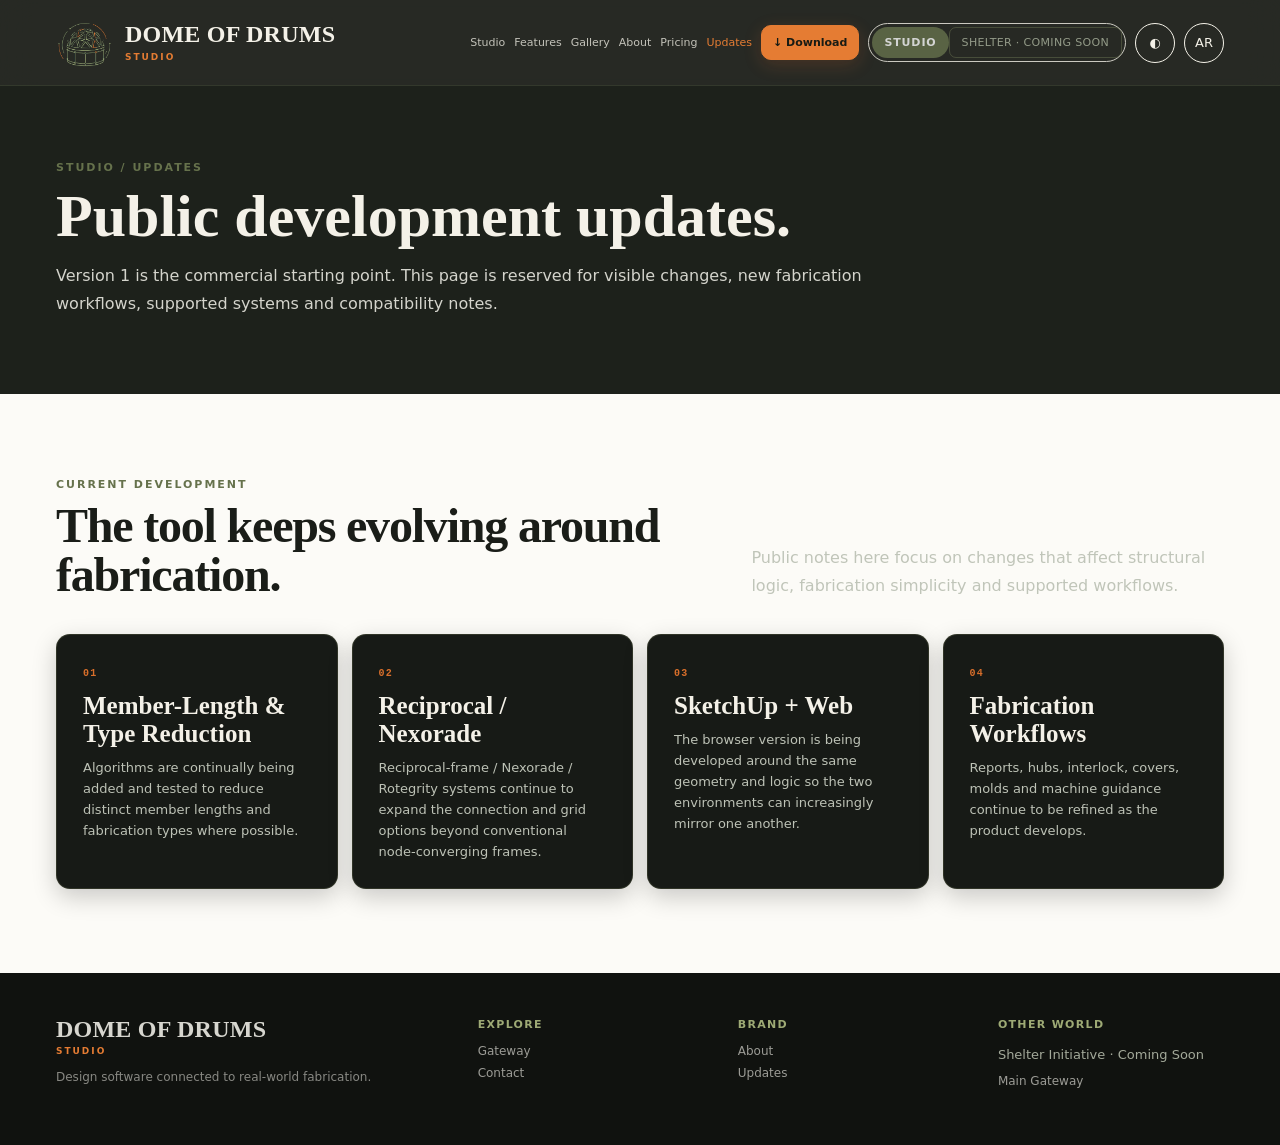
<file: studio/updates/index.html>
<!DOCTYPE html>

<html data-theme="dark" lang="en"><head><meta charset="utf-8"/><meta content="width=device-width, initial-scale=1, viewport-fit=cover" name="viewport"/><title>Studio Updates</title><link href="/assets/css/site.css" rel="stylesheet"/></head><body><div class="site"><header class="header dark"><div class="wrap"><a class="brand" href="/"><img src="/assets/images/logo-symbol.png"/><div class="brandname">DOME OF DRUMS<small>STUDIO</small></div></a><a class="dod-mobile-cta" data-ar="↓ تحميل" data-en="↓ Download" href="/studio/pricing/#special-launch-offer">↓ Download</a><nav class="nav"><a class="" data-ar="الاستوديو" data-en="Studio" href="/studio/">Studio</a><a class="" data-ar="المزايا" data-en="Features" href="/studio/features/">Features</a><a class="" data-ar="المعرض" data-en="Gallery" href="/studio/gallery/">Gallery</a><a class="" data-ar="عنّا" data-en="About" href="/studio/about/">About</a><a class="" data-ar="السعر" data-en="Pricing" href="/studio/pricing/">Pricing</a><a class="current" data-ar="التحديثات" data-en="Updates" href="/studio/updates/">Updates</a><a class="dod-header-cta" data-ar="↓ التحميل" data-en="↓ Download" href="/studio/pricing/#special-launch-offer">↓ Download</a><div class="switcher"><a class="active" href="/studio/">STUDIO</a><span aria-label="Shelter section coming soon" class="dod-coming-soon-nav" data-ar="المأوى · قريبًا" data-en="SHELTER · COMING SOON">SHELTER · COMING SOON</span></div><button class="round theme-toggle">◐</button><button class="round lang-toggle">AR</button></nav></div></header><section class="pagehead"><div class="wrap"><div class="kicker">STUDIO / UPDATES</div><h1 data-ar="تحديثات تطوير عامة." data-en="Public development updates.">Public development updates.</h1><p data-ar="الإصدار 1 هو نقطة البداية التجارية. هذه الصفحة مخصصة للتغييرات الظاهرة ومسارات التصنيع الجديدة والأنظمة المدعومة وملاحظات التوافق." data-en="Version 1 is the commercial starting point. This page is reserved for visible changes, new fabrication workflows, supported systems and compatibility notes.">Version 1 is the commercial starting point.</p></div></section><section class="section paper"><div class="wrap"><div class="v10-head"><div><div class="kicker" data-ar="التطوير الحالي" data-en="CURRENT DEVELOPMENT">CURRENT DEVELOPMENT</div><h2 data-ar="الأداة تستمر بالتطور حول التصنيع." data-en="The tool keeps evolving around fabrication.">The tool keeps evolving around fabrication.</h2></div><p data-ar="تركز الملاحظات العامة هنا على التغييرات التي تؤثر في المنطق الإنشائي وبساطة التصنيع ومسارات العمل المدعومة." data-en="Public notes here focus on changes that affect structural logic, fabrication simplicity and supported workflows.">Development focuses on structural and fabrication improvements.</p></div><div class="v10-included-grid"><article><b>01</b><h3 data-ar="تقليل أطوال وأنواع الممبرز" data-en="Member-Length &amp; Type Reduction">Member-Length &amp; Type Reduction</h3><p data-ar="يتم باستمرار إضافة واختبار خوارزميات لتقليل أطوال الممبرز المختلفة وأنواع التصنيع عندما يكون ذلك ممكنًا." data-en="Algorithms are continually being added and tested to reduce distinct member lengths and fabrication types where possible.">Ongoing algorithms target fewer distinct member lengths and types.</p></article><article><b>02</b><h3>Reciprocal / Nexorade</h3><p data-ar="تواصل أنظمة Reciprocal / Nexorade / Rotegrity توسيع خيارات الشبكات والوصلات خارج الإطارات التقليدية المتلاقية عند العقد." data-en="Reciprocal-frame / Nexorade / Rotegrity systems continue to expand the connection and grid options beyond conventional node-converging frames.">Reciprocal-frame systems continue to evolve.</p></article><article><b>03</b><h3 data-ar="SketchUp + Web" data-en="SketchUp + Web">SketchUp + Web</h3><p data-ar="يتم تطوير نسخة المتصفح حول نفس الهندسة والمنطق حتى تتقارب البيئتان أكثر فأكثر." data-en="The browser version is being developed around the same geometry and logic so the two environments can increasingly mirror one another.">One geometry logic across desktop and browser workflows.</p></article><article><b>04</b><h3 data-ar="مسارات التصنيع" data-en="Fabrication Workflows">Fabrication Workflows</h3><p data-ar="يستمر تحسين التقارير والهبز والتعشيق والأغطية والقوالب وإرشادات الماكينات مع تطور المنتج." data-en="Reports, hubs, interlock, covers, molds and machine guidance continue to be refined as the product develops.">Fabrication outputs continue to be refined.</p></article></div></div></section><footer class="footer"><div class="wrap"><div><div class="brandname">DOME OF DRUMS<small>STUDIO</small></div><p data-ar="برنامج تصميم مرتبط مباشرة بالتصنيع الحقيقي." data-en="Design software connected to real-world fabrication.">Design software connected to real-world fabrication.</p></div><div><h4>Explore</h4><a href="/">Gateway</a><a href="/contact/">Contact</a></div><div><h4>Brand</h4><a href="/studio/about/">About</a><a href="/studio/updates/">Updates</a></div><div><h4>Other world</h4><span class="dod-coming-soon-footer" data-ar="المأوى · قريبًا" data-en="Shelter Initiative · Coming Soon">Shelter Initiative · Coming Soon</span><a href="/">Main Gateway</a></div></div></footer></div><script src="/assets/js/site.js"></script><script src="/assets/js/public-settings.js"></script><script src="/assets/js/public-ui.js"></script></body></html>
</file>
<file: assets/css/site.css>
:root{--cream:#F4F1E8;--paper:#FCFBF7;--ink:#1A1D18;--olive:#66724C;--deep:#46513A;--sage:#9EAA75;--orange:#D96F2B;--orange2:#E57C33;--carbon:#151813;--forest:#1D211B;--muted:#B8B8AC;--line:rgba(102,114,76,.20);--serif:Georgia,"Times New Roman",serif;--sans:Inter,ui-sans-serif,system-ui,-apple-system,"Segoe UI",Arial,sans-serif;--mono:Consolas,monospace}
*{box-sizing:border-box}html{scroll-behavior:smooth}body{margin:0;background:var(--cream);color:var(--ink);font-family:var(--sans);font-size:16px}a{text-decoration:none;color:inherit}button,input,textarea,select{font:inherit}.site{min-width:1180px}.wrap{max-width:1360px;margin:auto;padding-left:56px;padding-right:56px}
.header{height:86px;position:sticky;top:0;z-index:50;display:flex;align-items:center;border-bottom:1px solid var(--line);backdrop-filter:blur(16px)}.header.dark{background:rgba(21,24,19,.92);color:var(--cream)}.header.light{background:rgba(244,241,232,.94);color:var(--ink)}.header .wrap{width:100%;display:flex;align-items:center;gap:26px}
.brand{display:flex;align-items:center;gap:12px;min-width:270px}.brand img{width:57px;height:57px;object-fit:contain}.brandname{font:600 24px/.92 var(--serif);letter-spacing:.01em}.brandname small{display:block;margin-top:6px;color:var(--orange2);font:700 9px var(--sans);letter-spacing:.22em}
.nav{margin-left:auto;display:flex;gap:20px;align-items:center;font-size:13px}.nav a{opacity:.76}.nav a:hover,.nav a.current{opacity:1;color:var(--orange2)}.switcher{display:flex;border:1px solid currentColor;border-radius:999px;padding:3px;opacity:.8}.switcher a{font:700 10px var(--sans);letter-spacing:.08em;padding:9px 12px;border-radius:999px}.switcher .active{background:var(--olive);color:white;opacity:1}.round{width:40px;height:40px;border-radius:50%;background:transparent;border:1px solid currentColor;color:inherit;cursor:pointer}
.hero{position:relative;min-height:660px;display:grid;grid-template-columns:46% 54%;overflow:hidden}.hero.dark{background:var(--carbon);color:var(--cream)}.hero.light{background:var(--cream);color:var(--ink)}.hero-copy{padding:98px 40px 76px 64px;display:flex;flex-direction:column;justify-content:center;z-index:3}.kicker{font-size:11px;letter-spacing:.18em;text-transform:uppercase;font-weight:800;color:var(--olive)}.dark .kicker,.darksec .kicker{color:var(--sage)}.hero h1{font:600 66px/.97 var(--serif);letter-spacing:-.03em;margin:18px 0 22px}.hero h1 em{font-style:normal;color:var(--orange2)}.hero p{font-size:17px;line-height:1.72;max-width:650px;opacity:.80}.actions{display:flex;gap:12px;margin-top:28px}.btn{display:inline-flex;align-items:center;justify-content:center;padding:14px 20px;border-radius:8px;font-size:13px;font-weight:800;border:1px solid transparent;cursor:pointer}.btn.primary{background:var(--orange2);color:#151813}.btn.secondary{background:transparent;border-color:var(--olive);color:inherit}.dark .btn.secondary,.darksec .btn.secondary{border-color:var(--sage)}
.hero-media{position:relative;min-height:660px;overflow:hidden;background:var(--forest)}.hero-media img{position:absolute;inset:0;width:100%;height:100%;object-fit:cover}.hero-media:after{content:"";position:absolute;inset:0;background:linear-gradient(90deg,rgba(21,24,19,.90),rgba(21,24,19,.10) 46%,rgba(21,24,19,.18))}.hero.light .hero-media:after{background:linear-gradient(90deg,rgba(244,241,232,.88),rgba(244,241,232,.04) 45%,rgba(0,0,0,.08))}.caption{position:absolute;right:28px;bottom:26px;z-index:4;background:rgba(21,24,19,.84);color:white;padding:11px 14px;border-radius:7px;font:10px var(--mono);letter-spacing:.06em}
.section{padding:84px 0}.paper{background:var(--paper)}.cream{background:var(--cream)}.darksec{background:var(--carbon);color:var(--cream)}.section-head{display:flex;align-items:flex-end;justify-content:space-between;gap:40px;margin-bottom:32px}.section-head h2{font:600 45px/1.04 var(--serif);margin:0}.section-head p{max-width:560px;line-height:1.7;opacity:.72}.grid2{display:grid;grid-template-columns:repeat(2,1fr);gap:18px}.grid3{display:grid;grid-template-columns:repeat(3,1fr);gap:18px}.card{background:rgba(255,255,255,.60);border:1px solid var(--line);border-radius:14px;padding:27px}.darksec .card{background:#1D211B;border-color:rgba(158,170,117,.16)}.card .num{font:700 10px var(--mono);letter-spacing:.12em;color:var(--orange2)}.card h3{font:600 25px/1.08 var(--serif);margin:11px 0}.card p{line-height:1.64;opacity:.74}.card ul{padding-left:20px;line-height:1.7;opacity:.78}.rtl .card ul{padding-right:20px;padding-left:0}
.media-row{display:grid;grid-template-columns:1fr 1fr;min-height:490px;border:1px solid var(--line);border-radius:16px;overflow:hidden}.media{position:relative;background:#ddd;min-height:490px}.media img{width:100%;height:100%;object-fit:cover;position:absolute;inset:0}.media-copy{padding:54px;display:flex;justify-content:center;flex-direction:column}.media-copy h2{font:600 44px/1.04 var(--serif);margin:12px 0 18px}.media-copy p{line-height:1.75;opacity:.76}.tags{display:flex;gap:8px;flex-wrap:wrap;margin-top:18px}.tag{border:1px solid var(--line);border-radius:999px;padding:8px 11px;font:10px var(--mono)}
.process{display:grid;grid-template-columns:repeat(3,1fr);border:1px solid var(--line);border-radius:14px;overflow:hidden}.step{padding:30px;border-right:1px solid var(--line)}.step:last-child{border-right:0}.step b{font:700 11px var(--mono);color:var(--orange2)}.step h3{font:600 27px var(--serif);margin:10px 0}.step p{line-height:1.6;opacity:.72}
.pagehead{padding:75px 0 60px;background:var(--forest);color:var(--cream)}.pagehead h1{font:600 60px/1 var(--serif);margin:12px 0}.pagehead p{max-width:850px;line-height:1.75;color:#D4D4CC}.gallery{display:grid;grid-template-columns:repeat(3,1fr);gap:16px}.gallery figure{margin:0;border-radius:13px;overflow:hidden;background:white;border:1px solid var(--line)}.gallery img{width:100%;height:245px;object-fit:cover;display:block}.gallery figcaption{padding:17px}.gallery b{font:600 20px var(--serif)}.gallery small{display:block;margin-top:6px;color:#6a7064}
.price{border:1px solid var(--line);border-radius:18px;padding:38px;max-width:840px;margin:auto;background:var(--paper)}.price .amount{font:600 72px var(--serif);color:var(--deep)}.price .amount span{font:13px var(--sans);color:#6b7165}.price ul{columns:2;line-height:1.9}
.compare{width:100%;border-collapse:collapse;background:var(--paper);border-radius:14px;overflow:hidden}.compare th,.compare td{padding:16px;border-bottom:1px solid var(--line);text-align:left}.rtl .compare th,.rtl .compare td{text-align:right}.compare th{background:#e8eadf;font-size:12px;letter-spacing:.08em;text-transform:uppercase}.compare tr:last-child td{border-bottom:0}
.models{display:grid;grid-template-columns:repeat(3,1fr);gap:18px}.model{border:1px solid var(--line);border-radius:16px;overflow:hidden;background:var(--paper)}.modeltop{padding:24px;background:var(--deep);color:white}.modeltop h3{font:600 33px var(--serif);margin:0}.modelbody{padding:24px}.modelbody .cost{font:600 35px var(--serif);color:var(--orange)}.modelbody dl{display:grid;grid-template-columns:1fr auto;gap:10px;margin:18px 0}.modelbody dt{color:#6e7469}.modelbody dd{margin:0;font-weight:800}
.callout{border-left:4px solid var(--orange2);background:#ece8dc;padding:22px 24px;border-radius:0 10px 10px 0;line-height:1.7}.rtl .callout{border-left:0;border-right:4px solid var(--orange2);border-radius:10px 0 0 10px}.cta{padding:42px;border-radius:15px;background:linear-gradient(110deg,var(--orange),#E78436);color:#171914;display:flex;align-items:center;justify-content:space-between;gap:30px}.cta h2{font:600 37px var(--serif);margin:0}.cta p{max-width:600px;opacity:.85}
.form{display:grid;grid-template-columns:1fr 1fr;gap:14px}.form .full{grid-column:1/-1}.form input,.form textarea,.form select{width:100%;padding:14px;border-radius:8px;border:1px solid var(--line);background:var(--paper);color:var(--ink)}.form textarea{min-height:140px}
.footer{background:#10120F;color:#D7D6CF;padding:45px 0}.footer .wrap{display:grid;grid-template-columns:1.2fr repeat(3,.7fr);gap:34px}.footer h4{color:var(--sage);font-size:11px;letter-spacing:.12em;text-transform:uppercase;margin:0 0 13px}.footer a{display:block;font-size:12px;opacity:.70;margin:8px 0}.footer p{font-size:12px;line-height:1.65;opacity:.60}
.gateway{min-height:100vh;background:var(--carbon);color:var(--cream)}.gateway-top{height:102px;display:flex;align-items:center;justify-content:space-between;padding:0 52px}.gateway-main{display:grid;grid-template-columns:1fr 1fr;gap:1px;background:rgba(255,255,255,.12)}.portal{position:relative;min-height:720px;display:flex;align-items:flex-end;padding:58px;overflow:hidden}.portal img{position:absolute;inset:0;width:100%;height:100%;object-fit:cover;transition:transform .7s ease}.portal:hover img{transform:scale(1.025)}.portal:after{content:"";position:absolute;inset:0;background:linear-gradient(180deg,rgba(10,12,9,.12),rgba(10,12,9,.92) 78%)}.portalcontent{position:relative;z-index:2;max-width:580px}.portal h2{font:600 52px/1 var(--serif);margin:12px 0}.portal p{line-height:1.65;color:#D7D8D1}.notice{font:700 10px var(--mono);letter-spacing:.08em;color:var(--orange2)}
html[data-theme="light"] .header.dark{background:rgba(244,241,232,.94);color:var(--ink)}html[data-theme="light"] .hero.dark{background:var(--cream);color:var(--ink)}html[data-theme="light"] .darksec{background:#E8E7DD;color:var(--ink)}html[data-theme="light"] .darksec .card{background:#F7F6F1;color:var(--ink);border-color:var(--line)}html[data-theme="light"] .pagehead{background:#E7EADF;color:var(--ink)}html[data-theme="light"] .pagehead p{color:#596052}
.rtl{direction:rtl}.rtl .nav{margin-left:0;margin-right:auto}.rtl .hero-copy{text-align:right}.rtl .section-head{text-align:right}



/* =========================================================
   V5 — Studio homepage inspired by SOLIDWORKS' current
   marketing rhythm: hero -> First Look video -> capability
   portfolio -> manufacturing detail -> CTA.
   Visual identity remains Dome of Drums.
   ========================================================= */

.sw-home{background:var(--paper)}
.sw-hero{
  position:relative;
  overflow:hidden;
  background:
    linear-gradient(112deg,#f7f6f1 0%,#f7f6f1 48%,#e7eadf 48%,#e7eadf 100%);
  color:var(--ink)
}
.sw-hero .wrap{
  min-height:645px;
  display:grid;
  grid-template-columns:45% 55%;
  align-items:center;
}
.sw-hero-copy{padding:76px 38px 76px 0;position:relative;z-index:3}
.sw-hero-copy h1{
  font:600 68px/.96 var(--serif);
  letter-spacing:-.035em;
  margin:18px 0 24px;
  max-width:650px
}
.sw-hero-copy h1 em{font-style:normal;color:var(--orange2)}
.sw-hero-copy p{
  max-width:610px;
  font-size:18px;
  line-height:1.72;
  color:#5b6258
}
.sw-hero-visual{
  height:520px;
  margin-left:28px;
  position:relative;
  overflow:hidden;
  border-radius:2px 2px 2px 72px;
  box-shadow:0 28px 70px rgba(30,36,25,.12)
}
.sw-hero-visual img{width:100%;height:100%;object-fit:cover}
.sw-hero-visual:after{
  content:"";
  position:absolute;inset:0;
  background:linear-gradient(90deg,rgba(231,234,223,.40),transparent 38%)
}
.sw-hero-card{
  position:absolute;z-index:3;left:30px;bottom:28px;
  width:min(420px,75%);
  padding:18px 20px;
  background:rgba(252,251,247,.94);
  border-left:5px solid var(--orange2);
  box-shadow:0 18px 55px rgba(20,25,17,.18)
}
.sw-hero-card b{
  display:block;
  font:800 10px var(--mono);
  letter-spacing:.10em;
  color:var(--deep)
}
.sw-hero-card span{
  display:block;margin-top:5px;
  font-size:13px;line-height:1.45;color:#646b60
}
.sw-quick{
  background:var(--deep);
  color:#fff
}
.sw-quick .wrap{
  display:grid;
  grid-template-columns:repeat(3,1fr);
  padding-top:0;padding-bottom:0
}
.sw-quick-item{
  padding:26px 30px;
  border-right:1px solid rgba(255,255,255,.16)
}
.sw-quick-item:last-child{border-right:0}
.sw-quick-item b{display:block;font:600 22px/1.1 var(--serif)}
.sw-quick-item span{
  display:block;margin-top:7px;
  color:#dce2cf;font-size:12px;line-height:1.55
}

.sw-firstlook{padding:96px 0;background:#fff}
.sw-firstlook-grid{
  display:grid;
  grid-template-columns:58% 42%;
  gap:56px;
  align-items:center
}
.sw-video{
  position:relative;
  aspect-ratio:16/9;
  overflow:hidden;
  background:#111;
  box-shadow:0 24px 65px rgba(22,27,19,.16)
}
.sw-video iframe{
  position:absolute;inset:0;width:100%;height:100%;border:0
}
.sw-copy .eyebrow{
  font:800 11px var(--mono);
  letter-spacing:.14em;
  color:var(--olive);
  text-transform:uppercase
}
.sw-copy h2{
  font:600 49px/1.03 var(--serif);
  letter-spacing:-.025em;
  margin:13px 0 21px
}
.sw-copy p{
  font-size:16px;line-height:1.76;
  color:#5e655b
}
.sw-copy .more{
  margin-top:18px;
  padding-top:18px;
  border-top:1px solid var(--line);
  font-size:13px;line-height:1.65;color:#687064
}
.sw-copy .more b{color:var(--deep)}

.sw-capabilities{padding:92px 0;background:#f2f3ed}
.sw-capabilities-head{max-width:900px;margin-bottom:36px}
.sw-capabilities-head h2{
  font:600 49px/1.03 var(--serif);
  letter-spacing:-.025em;
  margin:12px 0 17px
}
.sw-capabilities-head p{max-width:760px;line-height:1.7;color:#62695e}
.sw-cap-grid{
  display:grid;
  grid-template-columns:repeat(3,1fr);
  border-left:1px solid var(--line);
  border-top:1px solid var(--line)
}
.sw-cap{
  min-height:295px;
  padding:31px;
  background:#fff;
  border-right:1px solid var(--line);
  border-bottom:1px solid var(--line);
  position:relative
}
.sw-cap .ico{
  width:48px;height:48px;border-radius:8px;
  display:grid;place-items:center;
  background:#ecefe5;color:var(--deep);
  font:800 14px var(--mono);
  margin-bottom:23px
}
.sw-cap h3{font:600 27px/1.08 var(--serif);margin:0 0 12px}
.sw-cap p{font-size:14px;line-height:1.68;color:#676e64;margin:0}
.sw-cap .state{
  position:absolute;right:18px;top:18px;
  font:800 9px var(--mono);letter-spacing:.08em;
  color:var(--orange)
}
.sw-cap a{display:inline-flex;margin-top:16px;color:var(--orange);font-size:12px;font-weight:800}

.sw-manufacture{padding:96px 0;background:var(--carbon);color:#fff}
.sw-man-grid{display:grid;grid-template-columns:42% 58%;gap:58px;align-items:center}
.sw-man-copy h2{font:600 49px/1.03 var(--serif);margin:13px 0 22px}
.sw-man-copy p{color:#c9cdbf;line-height:1.75}
.sw-man-copy ul{padding-left:18px;color:#d4d7cc;line-height:1.8}
.sw-man-visual{
  display:grid;grid-template-columns:1fr 1fr;gap:8px;
  background:#0f110e;padding:8px
}
.sw-panel{min-height:420px;position:relative;overflow:hidden}
.sw-panel img{position:absolute;inset:0;width:100%;height:100%;object-fit:cover}
.sw-label{
  position:absolute;z-index:2;left:15px;bottom:15px;
  padding:10px 12px;
  background:rgba(15,17,14,.88);
  font:800 10px var(--mono);letter-spacing:.08em
}

.sw-platform{padding:90px 0;background:#fff}
.sw-platform-grid{display:grid;grid-template-columns:1fr 1fr;gap:20px}
.sw-platform-card{
  border:1px solid var(--line);
  padding:38px;
  min-height:270px
}
.sw-platform-card h3{font:600 34px/1.05 var(--serif);margin:10px 0 16px}
.sw-platform-card p{line-height:1.72;color:#62695f}
.sw-platform-card .big{
  font:800 11px var(--mono);letter-spacing:.13em;color:var(--orange)
}

.sw-final{padding:76px 0;background:#e7eadf}
.sw-final .wrap{display:flex;align-items:center;justify-content:space-between;gap:40px}
.sw-final h2{font:600 45px/1.03 var(--serif);max-width:760px;margin:0}
.sw-final p{max-width:640px;color:#5a6256;line-height:1.65}

html[data-theme="dark"] .sw-hero{
  background:linear-gradient(112deg,#171a16 0%,#171a16 48%,#23291f 48%,#23291f 100%);
  color:var(--cream)
}
html[data-theme="dark"] .sw-hero-copy p{color:#c9cdbf}
html[data-theme="dark"] .sw-hero-card{background:rgba(23,26,22,.94);color:#fff}
html[data-theme="dark"] .sw-hero-card span{color:#c8ccbf}
html[data-theme="dark"] .sw-firstlook,
html[data-theme="dark"] .sw-platform{background:#181b17;color:var(--cream)}
html[data-theme="dark"] .sw-copy p,
html[data-theme="dark"] .sw-copy .more,
html[data-theme="dark"] .sw-platform-card p{color:#c3c7bb}
html[data-theme="dark"] .sw-copy .more b{color:var(--sage)}
html[data-theme="dark"] .sw-capabilities{background:#20251d;color:var(--cream)}
html[data-theme="dark"] .sw-capabilities-head p{color:#c1c6ba}
html[data-theme="dark"] .sw-cap{background:#171a16;border-color:rgba(158,170,117,.16)}
html[data-theme="dark"] .sw-cap p{color:#bdc2b6}
html[data-theme="dark"] .sw-platform-card{border-color:rgba(158,170,117,.18)}
html[data-theme="dark"] .sw-final{background:#282f23;color:var(--cream)}
html[data-theme="dark"] .sw-final p{color:#c5c9bd}


/* =========================================================
   V6 — real Dome of Drums screenshots
   ========================================================= */
.sw-hero-visual.product-shot{background:#eef0ea;display:flex;align-items:center;justify-content:center;padding:14px}
.sw-hero-visual.product-shot img{position:relative;width:100%;height:100%;object-fit:contain;background:#f4f4f1}
.sw-hero-visual.product-shot:after{display:none}
.sw-screenshot-showcase{padding:88px 0;background:var(--paper)}
.sw-showcase-head{display:flex;justify-content:space-between;align-items:flex-end;gap:38px;margin-bottom:30px}
.sw-showcase-head h2{font:600 46px/1.04 var(--serif);margin:10px 0 0;max-width:760px}
.sw-showcase-head p{max-width:560px;line-height:1.7;color:#646b61}
.shot-grid{display:grid;grid-template-columns:repeat(3,1fr);gap:16px}
.shot-card{position:relative;margin:0;background:#fff;border:1px solid var(--line);overflow:hidden;min-height:310px;display:flex;flex-direction:column}
.shot-card .shot-media{height:245px;background:#efefeb;display:flex;align-items:center;justify-content:center;overflow:hidden}
.shot-card img{width:100%;height:100%;object-fit:contain;display:block}
.shot-card figcaption{padding:16px 17px 18px;background:#fff;min-height:76px}
.shot-card b{font:600 19px/1.1 var(--serif);display:block}
.shot-card small{display:block;margin-top:6px;color:#6a7166;line-height:1.45}
.shot-card.wide{grid-column:span 2}
.shot-card.wide .shot-media{height:330px}
.feature-visual-grid{display:grid;grid-template-columns:repeat(2,1fr);gap:18px;margin-top:34px}
.feature-shot{margin:0;border:1px solid var(--line);background:#fff;overflow:hidden;border-radius:12px}
.feature-shot .feature-media{height:360px;background:#eff0ec;display:flex;align-items:center;justify-content:center;overflow:hidden}
.feature-shot img{width:100%;height:100%;object-fit:contain;display:block}
.feature-shot figcaption{padding:16px 18px 18px}
.feature-shot b{font:600 22px/1.08 var(--serif);display:block}
.feature-shot small{display:block;color:#6a7166;margin-top:5px;line-height:1.5}
.darksec .feature-shot{background:#181b17;border-color:rgba(158,170,117,.16)}
.darksec .feature-shot .feature-media{background:#20231e}
.darksec .feature-shot figcaption{background:#181b17}
.darksec .feature-shot small{color:#bfc4b8}
.gallery-real{display:grid;grid-template-columns:repeat(3,1fr);gap:16px}
.gallery-real figure{margin:0;background:#fff;border:1px solid var(--line);overflow:hidden;border-radius:12px}
.gallery-real .gmedia{height:300px;background:#f1f1ed;display:flex;align-items:center;justify-content:center;overflow:hidden}
.gallery-real img{width:100%;height:100%;object-fit:contain}
.gallery-real figcaption{padding:16px 17px 18px}
.gallery-real b{font:600 21px/1.1 var(--serif);display:block}
.gallery-real small{display:block;margin-top:6px;color:#6b7267;line-height:1.45}
.gallery-real .span2{grid-column:span 2}
.gallery-real .span2 .gmedia{height:390px}
html[data-theme="dark"] .sw-screenshot-showcase{background:#171a16;color:var(--cream)}
html[data-theme="dark"] .sw-showcase-head p{color:#bdc1b7}
html[data-theme="dark"] .shot-card,html[data-theme="dark"] .shot-card figcaption,html[data-theme="dark"] .feature-shot,html[data-theme="dark"] .gallery-real figure{background:#1e221c;color:var(--cream);border-color:rgba(158,170,117,.16)}
html[data-theme="dark"] .shot-card .shot-media,html[data-theme="dark"] .feature-shot .feature-media,html[data-theme="dark"] .gallery-real .gmedia{background:#262b23}
html[data-theme="dark"] .shot-card small,html[data-theme="dark"] .gallery-real small{color:#bdc2b6}


/* =========================================================
   V7 — disciplined image system + cleaner Studio layout
   ========================================================= */
:root{--v7-radius:14px;--v7-card-bg:#fff;--v7-media-bg:#eef0eb;--v7-shadow:0 14px 40px rgba(22,28,19,.08)}

/* Universal media discipline: no important content is cropped. */
.v7-media{position:relative;background:var(--v7-media-bg);overflow:hidden;display:flex;align-items:center;justify-content:center;aspect-ratio:16/10}
.v7-media img{width:100%;height:100%;object-fit:contain;object-position:center;display:block}
.v7-media.interface{aspect-ratio:16/9}
.v7-media.interface img{object-fit:contain}

/* HERO */
.v7-hero{background:linear-gradient(110deg,#f7f6f1 0 43%,#e8eadf 43% 100%);color:var(--ink)}
.v7-hero-grid{display:grid;grid-template-columns:40% 60%;min-height:650px;align-items:center}
.v7-hero-copy{padding:72px 42px 72px 0;position:relative;z-index:3}
.v7-hero-copy h1{font:600 66px/.97 var(--serif);letter-spacing:-.035em;margin:18px 0 22px;max-width:610px}
.v7-hero-copy h1 em{font-style:normal;color:var(--orange2)}
.v7-hero-copy p{font-size:17px;line-height:1.72;color:#596157;max-width:590px}
.v7-hero-slider{height:540px;position:relative;background:#dde1d6;overflow:hidden;border-radius:0 0 0 68px;box-shadow:0 26px 70px rgba(20,27,18,.13)}
.v7-slide{position:absolute;inset:0;opacity:0;transition:opacity .7s ease;background:#eef0eb;display:flex;align-items:center;justify-content:center}
.v7-slide.active{opacity:1;z-index:1}
.v7-slide img{width:100%;height:100%;object-fit:contain;object-position:center}
.v7-hero-caption{position:absolute;z-index:4;left:24px;right:24px;bottom:22px;background:rgba(21,24,19,.88);color:#fff;padding:15px 18px;border-left:4px solid var(--orange2);backdrop-filter:blur(7px)}
.v7-hero-caption b{display:block;font:600 20px/1.1 var(--serif)}
.v7-hero-caption span{display:block;margin-top:5px;color:#d9ddcf;font-size:12px;line-height:1.45}
.v7-hero-dots{position:absolute;z-index:5;right:22px;top:20px;display:flex;gap:7px}
.v7-hero-dots button{width:28px;height:4px;border:0;padding:0;background:rgba(25,29,23,.24);cursor:pointer}
.v7-hero-dots button.active{background:var(--orange2)}

/* CAPABILITY CARDS */
.v7-capabilities{padding:88px 0 96px;background:#f4f4ef}
.v7-section-head{display:grid;grid-template-columns:minmax(0,1.25fr) minmax(320px,.75fr);gap:64px;align-items:end;margin-bottom:34px}
.v7-section-head h2{font:600 48px/1.04 var(--serif);letter-spacing:-.025em;margin:12px 0 0;max-width:850px}
.v7-section-head p{line-height:1.7;color:#60685d;margin:0}
.v7-card-grid{display:grid;grid-template-columns:repeat(3,minmax(0,1fr));gap:18px}
.v7-card{appearance:none;text-align:left;padding:0;border:1px solid var(--line);border-radius:var(--v7-radius);overflow:hidden;background:var(--v7-card-bg);color:inherit;cursor:pointer;box-shadow:none;transition:transform .18s ease,box-shadow .18s ease,border-color .18s ease;display:flex;flex-direction:column;min-width:0}
.v7-card:hover{transform:translateY(-3px);box-shadow:var(--v7-shadow);border-color:rgba(217,111,43,.38)}
.v7-card-copy{padding:18px 20px 17px;background:#fff;border-bottom:1px solid var(--line);min-height:116px;position:relative}
.v7-card-copy:after{content:'↗';position:absolute;right:17px;top:16px;color:var(--orange2);font-weight:800}
.v7-card-copy b{display:block;padding-right:26px;font:600 23px/1.08 var(--serif)}
.v7-card-copy span{display:block;margin-top:8px;font-size:13px;line-height:1.5;color:#697066}
.v7-card .v7-media{border-radius:0;flex:1;min-height:245px}
.v7-card .v7-media img{transition:transform .25s ease}
.v7-card:hover .v7-media img{transform:scale(1.012)}

/* FIRST LOOK */
.v7-firstlook{padding:94px 0;background:#fff}
.v7-firstlook-grid{display:grid;grid-template-columns:58% 42%;gap:55px;align-items:center}
.v7-video{position:relative;aspect-ratio:16/9;background:#0f110e;overflow:hidden;box-shadow:0 20px 55px rgba(22,28,19,.14)}
.v7-video iframe{position:absolute;inset:0;width:100%;height:100%;border:0}
.v7-firstlook-copy h2{font:600 46px/1.04 var(--serif);margin:12px 0 18px}
.v7-firstlook-copy p{line-height:1.74;color:#61685e}

/* FEATURES PAGE — no random nested grids */
.v7-feature-section{padding:82px 0}
.v7-feature-section.paper{background:var(--paper)}
.v7-feature-section.soft{background:#f1f2ec}
.v7-feature-intro{display:grid;grid-template-columns:minmax(0,1fr) minmax(360px,.78fr);gap:58px;align-items:end;margin-bottom:30px}
.v7-feature-intro h2{font:600 44px/1.04 var(--serif);margin:10px 0 0}
.v7-feature-intro p{line-height:1.7;color:#656c61;margin:0}
.v7-chipbox{margin:22px 0 32px;padding:20px 22px;border:1px solid var(--line);background:#fff;border-radius:12px}
.v7-chipbox b{display:block;font:700 10px var(--mono);letter-spacing:.10em;color:var(--orange);margin-bottom:12px}
.v7-chips{display:flex;flex-wrap:wrap;gap:8px}
.v7-chip{padding:8px 10px;border:1px solid var(--line);background:#f6f6f1;border-radius:999px;font-size:11px;line-height:1}
.v7-feature-grid{display:grid;grid-template-columns:repeat(2,minmax(0,1fr));gap:18px}
.v7-feature-card{margin:0;border:1px solid var(--line);border-radius:14px;overflow:hidden;background:#fff;min-width:0}
.v7-feature-card .v7-media{aspect-ratio:16/9;min-height:0}
.v7-feature-card figcaption{padding:17px 19px 19px;border-top:1px solid var(--line)}
.v7-feature-card b{display:block;font:600 22px/1.1 var(--serif)}
.v7-feature-card small{display:block;margin-top:7px;color:#6a7167;line-height:1.5}
.v7-feature-card.lightbox{cursor:pointer}
.v7-feature-card.lightbox:hover{box-shadow:var(--v7-shadow)}

/* Gallery consistency */
.gallery-real{grid-template-columns:repeat(3,minmax(0,1fr))!important;align-items:stretch}
.gallery-real figure,.shot-card,.feature-shot{display:flex;flex-direction:column;height:100%}
.gallery-real .gmedia,.shot-card .shot-media,.feature-shot .feature-media{height:auto!important;aspect-ratio:16/10!important;min-height:0!important;background:#eef0eb!important}
.gallery-real img,.shot-card img,.feature-shot img{object-fit:contain!important;object-position:center!important}
.gallery-real .span2{grid-column:span 2}
.gallery-real .span2 .gmedia{height:auto!important;aspect-ratio:16/10!important}

/* Lightbox */
.v7-lightbox{position:fixed;inset:0;z-index:9999;background:rgba(9,11,8,.88);display:none;align-items:center;justify-content:center;padding:34px}
.v7-lightbox.open{display:flex}
.v7-lightbox-panel{width:min(1500px,96vw);height:min(900px,92vh);display:grid;grid-template-columns:minmax(0,1fr) 360px;background:#f8f7f2;border-radius:14px;overflow:hidden;box-shadow:0 30px 100px rgba(0,0,0,.44)}
.v7-lightbox-media{min-width:0;background:#20231e;display:flex;align-items:center;justify-content:center;padding:16px;overflow:hidden}
.v7-lightbox-media img{width:100%;height:100%;object-fit:contain}
.v7-lightbox-copy{padding:31px 28px;overflow:auto;position:relative}
.v7-lightbox-copy h3{font:600 32px/1.04 var(--serif);margin:8px 0 14px}
.v7-lightbox-copy p{line-height:1.7;color:#5f675b}
.v7-lightbox-kicker{font:800 10px var(--mono);letter-spacing:.12em;color:var(--orange)}
.v7-lightbox-close{position:absolute;right:18px;top:16px;width:38px;height:38px;border-radius:50%;border:1px solid var(--line);background:#fff;cursor:pointer;font-size:20px}

/* Dark theme */
html[data-theme='dark'] .v7-hero{background:linear-gradient(110deg,#171a16 0 43%,#252b21 43% 100%);color:var(--cream)}
html[data-theme='dark'] .v7-hero-copy p{color:#c5c9bd}
html[data-theme='dark'] .v7-capabilities,html[data-theme='dark'] .v7-feature-section.soft{background:#20251d;color:var(--cream)}
html[data-theme='dark'] .v7-card,html[data-theme='dark'] .v7-card-copy,html[data-theme='dark'] .v7-feature-card,html[data-theme='dark'] .v7-chipbox{background:#181b17;color:var(--cream);border-color:rgba(158,170,117,.17)}
html[data-theme='dark'] .v7-card-copy span,html[data-theme='dark'] .v7-section-head p,html[data-theme='dark'] .v7-feature-intro p,html[data-theme='dark'] .v7-feature-card small{color:#bcc2b5}
html[data-theme='dark'] .v7-media,html[data-theme='dark'] .v7-feature-card .v7-media{background:#252a22}
html[data-theme='dark'] .v7-firstlook,html[data-theme='dark'] .v7-feature-section.paper{background:#171a16;color:var(--cream)}
html[data-theme='dark'] .v7-firstlook-copy p{color:#c0c5b8}
html[data-theme='dark'] .v7-chip{background:#252a22;border-color:rgba(158,170,117,.17)}

@media(max-width:1180px){.v7-card-grid{grid-template-columns:repeat(2,minmax(0,1fr))}.v7-hero-grid{grid-template-columns:43% 57%}.v7-section-head,.v7-feature-intro{grid-template-columns:1fr}.v7-firstlook-grid{grid-template-columns:1fr}}


/* =========================================================
   V8 — refined cards + triangle glass transition
   Transition concept inspired by Codrops' experimental
   triangle image transitions / shape slideshow patterns.
   Lightweight CSS/DOM adaptation for this site.
   ========================================================= */

/* Better card separation from the section below. */
.v7-card,
.v7-feature-card,
.gallery-real figure,
.shot-card,
.feature-shot{
  position:relative;
  border-color:rgba(70,81,58,.24)!important;
  box-shadow:0 8px 22px rgba(22,28,19,.075),0 1px 0 rgba(255,255,255,.72) inset!important;
}
.v7-card:after,
.v7-feature-card:after,
.gallery-real figure:after,
.shot-card:after,
.feature-shot:after{
  content:"";
  position:absolute;
  left:12px;right:12px;bottom:-1px;height:1px;
  background:linear-gradient(90deg,transparent,rgba(70,81,58,.26),transparent);
  pointer-events:none;
}
.v7-card:hover,
.v7-feature-card:hover,
.gallery-real figure:hover,
.shot-card:hover,
.feature-shot:hover{
  box-shadow:0 14px 34px rgba(22,28,19,.12),0 1px 0 rgba(255,255,255,.76) inset!important;
}
html[data-theme='dark'] .v7-card,
html[data-theme='dark'] .v7-feature-card,
html[data-theme='dark'] .gallery-real figure,
html[data-theme='dark'] .shot-card,
html[data-theme='dark'] .feature-shot{
  border-color:rgba(158,170,117,.22)!important;
  box-shadow:0 10px 24px rgba(0,0,0,.22),0 1px 0 rgba(255,255,255,.035) inset!important;
}
html[data-theme='dark'] .v7-card:after,
html[data-theme='dark'] .v7-feature-card:after,
html[data-theme='dark'] .gallery-real figure:after,
html[data-theme='dark'] .shot-card:after,
html[data-theme='dark'] .feature-shot:after{
  background:linear-gradient(90deg,transparent,rgba(158,170,117,.24),transparent);
}

/* Hero slide states */
.v7-hero-slider{isolation:isolate}
.v7-slide{z-index:0;opacity:0;clip-path:inset(100% 0 0 0);transform:scale(1.012);transition:none!important}
.v7-slide.active{z-index:1;opacity:1;clip-path:inset(0 0 0 0);transform:scale(1)}
.v7-slide.v8-entering{
  z-index:2;
  opacity:1;
  animation:v8-reveal-up .88s cubic-bezier(.22,.72,.22,1) both;
}
.v7-slide.v8-leaving{
  z-index:1;
  opacity:1;
  clip-path:inset(0);
  animation:v8-old-soften .88s ease both;
}
@keyframes v8-reveal-up{
  0%{clip-path:inset(100% 0 0 0);transform:translateY(1.5%) scale(1.014);filter:blur(2px)}
  62%{filter:blur(.7px)}
  100%{clip-path:inset(0 0 0 0);transform:translateY(0) scale(1);filter:blur(0)}
}
@keyframes v8-old-soften{
  0%{filter:blur(0);transform:scale(1);opacity:1}
  58%{filter:blur(3.5px);transform:scale(1.008);opacity:.72}
  100%{filter:blur(7px);transform:scale(1.014);opacity:0}
}

/* Triangular glass veil: bottom triangles clear first, then upward. */
.v8-tri-layer{position:absolute;inset:0;z-index:4;pointer-events:none;overflow:hidden}
.v8-tri{
  position:absolute;
  width:calc(100% / 6 + 1px);
  height:calc(100% / 4 + 1px);
  left:calc(var(--c) * (100% / 6));
  top:calc(var(--r) * (100% / 4));
  background:linear-gradient(145deg,rgba(252,251,247,.22),rgba(158,170,117,.11));
  -webkit-backdrop-filter:blur(9px) saturate(.9);
  backdrop-filter:blur(9px) saturate(.9);
  border:1px solid rgba(255,255,255,.13);
  opacity:0;
  transform:translateY(0) scale(1.01);
}
.v8-tri.up{clip-path:polygon(50% 0,100% 100%,0 100%)}
.v8-tri.down{clip-path:polygon(0 0,100% 0,50% 100%)}
.v8-tri.animate{
  animation:v8-tri-clear .78s cubic-bezier(.2,.72,.18,1) both;
  animation-delay:var(--delay);
}
@keyframes v8-tri-clear{
  0%{opacity:.88;transform:translateY(0) scale(1.03);filter:blur(.2px)}
  58%{opacity:.58;transform:translateY(-8px) scale(.985);filter:blur(1px)}
  100%{opacity:0;transform:translateY(-30px) scale(.90);filter:blur(2px)}
}
.v7-hero-caption{z-index:6}.v7-hero-dots{z-index:7}
.v7-hero-slider.v8-transitioning .v7-hero-caption{animation:v8-caption .72s ease both}
@keyframes v8-caption{0%{transform:translateY(7px);opacity:.55}100%{transform:translateY(0);opacity:1}}

@media (prefers-reduced-motion:reduce){
  .v7-slide.v8-entering,.v7-slide.v8-leaving,.v8-tri.animate,.v7-hero-slider.v8-transitioning .v7-hero-caption{animation:none!important}
  .v7-slide.v8-entering{clip-path:inset(0);opacity:1;transform:none}
  .v8-tri-layer{display:none}
}


/* V9 showcase panels */
.v9-expansion{padding:86px 0;background:#eceee7}
.v9-expansion-head{display:flex;align-items:flex-end;justify-content:space-between;gap:36px;margin-bottom:28px}
.v9-expansion-head h2{font:600 44px/1.04 var(--serif);margin:8px 0 0;letter-spacing:-.02em}
.v9-expansion-head p{max-width:560px;margin:0;color:#62695f;line-height:1.7}
.v9-showcase-grid{display:grid;grid-template-columns:1fr 1fr;gap:22px}
.v9-panel{appearance:none;width:100%;padding:0;text-align:left;border:1px solid rgba(70,81,58,.22);border-radius:16px;overflow:hidden;background:var(--paper);color:var(--ink);box-shadow:0 8px 22px rgba(25,30,22,.08),0 1px 0 rgba(255,255,255,.78) inset;cursor:pointer;transition:transform .24s ease,box-shadow .24s ease,border-color .24s ease}
.v9-panel:hover{transform:translateY(-3px);border-color:rgba(217,111,43,.42);box-shadow:0 16px 34px rgba(25,30,22,.14)}
.v9-panel-media{height:330px;background:#e3e6de;position:relative;overflow:hidden;border-bottom:1px solid rgba(70,81,58,.16)}
.v9-panel-media img{width:100%;height:100%;display:block;object-fit:cover}
.v9-panel.ui .v9-panel-media img{object-fit:contain;background:#e6e9e7}
.v9-panel-badge{position:absolute;left:18px;top:18px;z-index:2;padding:9px 12px;border-radius:999px;background:rgba(21,24,19,.88);color:#fff;font:800 10px var(--mono);letter-spacing:.09em;text-transform:uppercase;box-shadow:0 5px 14px rgba(0,0,0,.15)}
.v9-panel-badge.orange{background:var(--orange2);color:#171914}
.v9-panel-copy{padding:27px 28px 30px;min-height:190px}
.v9-panel-copy h3{font:600 30px/1.04 var(--serif);margin:0 0 12px}
.v9-panel-copy p{font-size:14px;line-height:1.72;color:#62695f;margin:0}
.v9-panel-copy .v9-link{display:inline-flex;margin-top:17px;font-size:12px;font-weight:800;color:var(--orange)}
html[data-theme="dark"] .v9-expansion{background:#20251d;color:var(--cream)}
html[data-theme="dark"] .v9-expansion-head p,html[data-theme="dark"] .v9-panel-copy p{color:#c0c5b9}
html[data-theme="dark"] .v9-panel{background:#171a16;color:var(--cream);border-color:rgba(158,170,117,.19);box-shadow:0 10px 28px rgba(0,0,0,.22)}
html[data-theme="dark"] .v9-panel:hover{border-color:rgba(229,124,51,.5);box-shadow:0 18px 40px rgba(0,0,0,.34)}
html[data-theme="dark"] .v9-panel-media{background:#11140f;border-bottom-color:rgba(158,170,117,.13)}
html[data-theme="dark"] .v9-panel.ui .v9-panel-media img{background:#dfe4e1}
.rtl .v9-panel{text-align:right}
@media(max-width:900px){.v9-showcase-grid{grid-template-columns:1fr}.v9-expansion-head{display:block}.v9-expansion-head p{margin-top:14px}}


/* =========================================================
   V10 — responsive product site, workflow + validation
   ========================================================= */
.site{min-width:0}
.mobile-nav-toggle{display:none;margin-left:auto;width:42px;height:42px;border-radius:50%;border:1px solid currentColor;background:transparent;color:inherit;cursor:pointer;align-items:center;justify-content:center;font-size:19px}

.v10-workflow,.v10-compare,.v10-profiles,.v10-profile-feature,.v10-faq,.v10-included{padding:88px 0;background:var(--paper)}
.v10-compare,.v10-profile-feature,.v10-faq{background:#f1f2ec}
.v10-head{display:grid;grid-template-columns:minmax(0,1.15fr) minmax(320px,.85fr);gap:56px;align-items:end;margin-bottom:34px}
.v10-head h2,.v10-profiles-copy h2,.v10-reality-copy h2{font:600 48px/1.03 var(--serif);letter-spacing:-.025em;margin:10px 0 0}
.v10-head p,.v10-profiles-copy p,.v10-reality-copy p{margin:0;line-height:1.75;color:#62695e}
.v10-flow{display:grid;grid-template-columns:repeat(4,minmax(0,1fr));gap:14px}
.v10-flow article{position:relative;background:#fff;border:1px solid rgba(70,81,58,.18);border-radius:14px;overflow:hidden;box-shadow:0 8px 24px rgba(25,30,22,.06)}
.v10-flow article>span{position:absolute;z-index:2;top:14px;left:14px;width:34px;height:34px;border-radius:999px;background:rgba(21,24,19,.88);color:#fff;display:grid;place-items:center;font:800 10px var(--mono)}
.v10-flow img{width:100%;height:178px;object-fit:contain;background:#e7eae3;display:block;border-bottom:1px solid var(--line)}
.v10-flow h3{font:600 25px var(--serif);margin:18px 20px 8px}
.v10-flow p{font-size:13px;line-height:1.6;color:#687064;margin:0 20px 22px}

.v10-compare-grid{display:grid;grid-template-columns:1fr 1fr;border:1px solid rgba(70,81,58,.2);border-radius:16px;overflow:hidden;background:#fff;box-shadow:0 10px 30px rgba(25,30,22,.07)}
.v10-compare-col{padding:34px 38px}
.v10-compare-col+ .v10-compare-col{border-left:1px solid rgba(70,81,58,.16)}
.v10-compare-col>b{font:800 10px var(--mono);letter-spacing:.12em;color:var(--olive)}
.v10-compare-col p{position:relative;margin:21px 0 0;padding-left:27px;font-size:15px;line-height:1.55;color:#62695e}
.v10-compare-col p:before{content:'—';position:absolute;left:0;color:#9ca295}
.v10-compare-col.strong{background:#273022;color:#fff}
.v10-compare-col.strong>b{color:#e57c33}
.v10-compare-col.strong p{color:#eef0e8}
.v10-compare-col.strong p:before{content:'✓';color:#9eaa75;font-weight:900}

.v10-reality{padding:90px 0;background:var(--carbon);color:var(--cream)}
.v10-reality-grid{display:grid;grid-template-columns:46% 54%;gap:50px;align-items:center}
.v10-reality-copy p{color:#c5c9bd;margin-top:20px}
.v10-mini-points{display:flex;gap:9px;flex-wrap:wrap;margin-top:23px}
.v10-mini-points span{border:1px solid rgba(158,170,117,.28);background:rgba(158,170,117,.06);border-radius:999px;padding:9px 12px;font:700 10px var(--mono);letter-spacing:.04em;color:#dbe0d2}
.v10-reality-media,.v10-profiles-media{appearance:none;padding:0;border:1px solid rgba(158,170,117,.22);border-radius:16px;overflow:hidden;background:#11140f;color:#fff;cursor:pointer;position:relative;box-shadow:0 18px 48px rgba(0,0,0,.25)}
.v10-reality-media img{width:100%;height:430px;object-fit:contain;background:#e6e9e4;display:block}
.v10-reality-media span,.v10-profiles-media span{position:absolute;right:16px;bottom:16px;background:rgba(20,23,18,.9);border:1px solid rgba(255,255,255,.14);padding:10px 13px;border-radius:8px;font-size:11px;font-weight:800}

.v10-profiles-grid{display:grid;grid-template-columns:36% 64%;gap:44px;align-items:center}
.v10-profiles-copy p{margin-top:19px}
.v10-profiles-media{background:#f7f6f1;border-color:rgba(70,81,58,.18);box-shadow:0 12px 34px rgba(25,30,22,.09)}
.v10-profiles-media img{width:100%;height:auto;max-height:600px;object-fit:contain;display:block;background:#f7f6f1}
.v10-profile-feature{padding-top:80px;padding-bottom:80px}

.v10-faq-grid{display:grid;grid-template-columns:1fr 1fr;gap:12px}
.v10-faq details{background:#fff;border:1px solid rgba(70,81,58,.18);border-radius:12px;padding:0 20px;box-shadow:0 5px 15px rgba(25,30,22,.04)}
.v10-faq summary{cursor:pointer;list-style:none;font-weight:800;padding:20px 30px 20px 0;position:relative}
.v10-faq summary::-webkit-details-marker{display:none}.v10-faq summary:after{content:'+';position:absolute;right:0;top:17px;font-size:22px;color:var(--orange)}
.v10-faq details[open] summary:after{content:'–'}
.v10-faq details p{margin:0 0 20px;line-height:1.65;color:#646b60;font-size:14px}

.v10-included{padding-top:72px}
.v10-included-grid{display:grid;grid-template-columns:repeat(4,minmax(0,1fr));gap:14px}
.v10-included-grid article{background:#fff;border:1px solid rgba(70,81,58,.18);border-radius:14px;padding:26px;box-shadow:0 7px 22px rgba(25,30,22,.05)}
.v10-included-grid article>b{font:800 10px var(--mono);color:var(--orange);letter-spacing:.12em}
.v10-included-grid h3{font:600 25px var(--serif);margin:12px 0 9px}.v10-included-grid p{margin:0;color:#666d62;line-height:1.62;font-size:13px}

/* Stronger but still quiet card separation */
.v7-card,.v7-feature-card,.v9-panel{border-color:rgba(70,81,58,.22);box-shadow:0 7px 20px rgba(25,30,22,.07),0 1px 0 rgba(255,255,255,.72) inset}
.v7-card:after,.v7-feature-card:after{opacity:.7}
.v7-card:hover,.v7-feature-card:hover{box-shadow:0 14px 34px rgba(25,30,22,.13),0 1px 0 rgba(255,255,255,.82) inset}

/* V10 lightbox navigation */
.v7-lightbox{padding:28px}
.v7-lightbox-panel{position:relative}
.v10-lightbox-nav{position:absolute;z-index:8;top:50%;transform:translateY(-50%);width:46px;height:46px;border-radius:50%;border:1px solid rgba(255,255,255,.28);background:rgba(13,15,12,.76);color:#fff;cursor:pointer;font-size:25px;display:grid;place-items:center;backdrop-filter:blur(8px)}
.v10-lightbox-prev{left:18px}.v10-lightbox-next{right:378px}
.v10-lightbox-count{position:absolute;z-index:9;left:22px;top:20px;background:rgba(13,15,12,.78);color:#fff;border-radius:999px;padding:8px 11px;font:700 10px var(--mono);letter-spacing:.08em}

html[data-theme='dark'] .v10-workflow,html[data-theme='dark'] .v10-profiles,html[data-theme='dark'] .v10-included{background:#181b17;color:var(--cream)}
html[data-theme='dark'] .v10-compare,html[data-theme='dark'] .v10-profile-feature,html[data-theme='dark'] .v10-faq{background:#20251d;color:var(--cream)}
html[data-theme='dark'] .v10-head p,html[data-theme='dark'] .v10-profiles-copy p{color:#c0c5b9}
html[data-theme='dark'] .v10-flow article,html[data-theme='dark'] .v10-faq details,html[data-theme='dark'] .v10-included-grid article{background:#171a16;color:var(--cream);border-color:rgba(158,170,117,.18);box-shadow:0 8px 24px rgba(0,0,0,.2)}
html[data-theme='dark'] .v10-flow p,html[data-theme='dark'] .v10-faq details p,html[data-theme='dark'] .v10-included-grid p{color:#bdc2b6}
html[data-theme='dark'] .v10-compare-grid{background:#171a16;border-color:rgba(158,170,117,.18)}
html[data-theme='dark'] .v10-compare-col.muted p{color:#bdc2b6}
html[data-theme='dark'] .v10-compare-col+ .v10-compare-col{border-left-color:rgba(158,170,117,.16)}
html[data-theme='dark'] .v7-card,html[data-theme='dark'] .v7-feature-card,html[data-theme='dark'] .v9-panel{box-shadow:0 8px 24px rgba(0,0,0,.2);border-color:rgba(158,170,117,.2)}

.rtl .v10-compare-col p{padding-left:0;padding-right:27px}.rtl .v10-compare-col p:before{left:auto;right:0}.rtl .v10-compare-col+ .v10-compare-col{border-left:0;border-right:1px solid rgba(70,81,58,.16)}
.rtl .v10-faq summary{padding-right:0;padding-left:30px}.rtl .v10-faq summary:after{right:auto;left:0}

/* Tablet */
@media(max-width:1180px){
  .wrap{padding-left:32px;padding-right:32px}.header .wrap{gap:16px}.brand{min-width:220px}.brandname{font-size:21px}.nav{gap:12px;font-size:12px}
  .v10-flow,.v10-included-grid{grid-template-columns:repeat(2,minmax(0,1fr))}
  .v10-head,.v10-reality-grid,.v10-profiles-grid{grid-template-columns:1fr}
  .v10-reality-media img{height:380px}
  .v10-lightbox-next{right:18px}
}

/* Mobile */
@media(max-width:900px){
  body{font-size:15px;overflow-x:hidden}.wrap{padding-left:18px;padding-right:18px}.site{width:100%;overflow:hidden}
  .header{height:68px}.header .wrap{padding-left:15px;padding-right:15px}.brand{min-width:0;gap:9px}.brand img{width:43px;height:43px}.brandname{font-size:18px}.brandname small{font-size:8px;margin-top:4px}
  .mobile-nav-toggle{display:flex}.nav{display:none;position:absolute;top:68px;left:10px;right:10px;margin:0!important;padding:14px;background:rgba(21,24,19,.98);color:var(--cream);border:1px solid rgba(255,255,255,.1);border-radius:0 0 14px 14px;box-shadow:0 18px 44px rgba(0,0,0,.28);flex-direction:column;align-items:stretch;gap:2px;max-height:calc(100vh - 82px);overflow:auto}.nav.open{display:flex}.nav>a{padding:12px 10px;border-bottom:1px solid rgba(255,255,255,.06)}.nav .switcher{margin:10px 0;justify-content:center}.nav .round{width:100%;height:42px;border-radius:8px;margin-top:5px}
  html[data-theme='light'] .nav{background:rgba(244,241,232,.98);color:var(--ink);border-color:var(--line)}
  .pagehead{padding:54px 0 40px}.pagehead h1{font-size:42px}.pagehead p{font-size:15px}
  .section{padding:58px 0}.section-head{display:block}.section-head h2{font-size:36px}.section-head p{margin-top:16px}
  .grid2,.grid3,.gallery,.models,.form,.footer .wrap{grid-template-columns:1fr}.form .full{grid-column:auto}.price{padding:24px}.price .amount{font-size:56px}.price ul{columns:1}
  .hero{display:block;min-height:0}.hero-copy{padding:62px 20px 36px}.hero h1{font-size:46px}.hero-media{min-height:420px}.gateway-top{height:78px;padding:0 18px}.gateway-main{grid-template-columns:1fr}.portal{min-height:560px;padding:32px}.portal h2{font-size:40px}
  .v7-hero{padding-bottom:20px}.v7-hero-grid{display:flex;flex-direction:column;min-height:0}.v7-hero-copy{padding:54px 0 28px}.v7-hero-copy h1{font-size:48px}.v7-hero-copy p{font-size:15px}.v7-hero-slider{width:100%;height:420px;border-radius:14px}.v7-hero-caption{left:12px;right:12px;bottom:12px}.v7-hero-caption b{font-size:18px}.v7-hero-dots{right:14px;top:14px}
  .actions{flex-wrap:wrap}.actions .btn{flex:1 1 auto}
  .v7-capabilities,.v7-feature-section,.v7-firstlook,.v9-expansion{padding-top:62px;padding-bottom:62px}.v7-section-head,.v7-feature-intro,.v9-expansion-head{display:block}.v7-section-head h2,.v7-feature-intro h2,.v9-expansion-head h2{font-size:36px}.v7-section-head p,.v7-feature-intro p,.v9-expansion-head p{margin-top:14px}
  .v7-card-grid,.v7-feature-grid,.v9-showcase-grid{grid-template-columns:1fr}.v7-card-copy{min-height:0}.v7-card .v7-media,.v7-feature-card .v7-media{min-height:220px;height:260px}.v9-panel-media{height:270px}
  .v7-firstlook-grid{grid-template-columns:1fr;gap:28px}.v7-firstlook-copy h2{font-size:38px}
  .v10-workflow,.v10-compare,.v10-profiles,.v10-profile-feature,.v10-faq,.v10-included,.v10-reality{padding:62px 0}.v10-head{display:block;margin-bottom:24px}.v10-head h2,.v10-profiles-copy h2,.v10-reality-copy h2{font-size:37px}.v10-head p{margin-top:14px}
  .v10-flow,.v10-included-grid,.v10-faq-grid,.v10-compare-grid{grid-template-columns:1fr}.v10-flow img{height:205px}.v10-compare-col+ .v10-compare-col{border-left:0;border-top:1px solid rgba(70,81,58,.16)}.rtl .v10-compare-col+ .v10-compare-col{border-right:0;border-top:1px solid rgba(70,81,58,.16)}
  .v10-reality-grid,.v10-profiles-grid{grid-template-columns:1fr;gap:26px}.v10-reality-media img{height:290px}.v10-profiles-media img{max-height:none}
  .v7-lightbox{padding:10px}.v7-lightbox-panel{width:100%;height:94vh;display:flex;flex-direction:column;border-radius:11px}.v7-lightbox-media{height:58%;padding:8px}.v7-lightbox-copy{height:42%;padding:22px 18px}.v7-lightbox-copy h3{font-size:27px}.v7-lightbox-close{right:10px;top:10px}.v10-lightbox-nav{top:29%;width:42px;height:42px}.v10-lightbox-prev{left:12px}.v10-lightbox-next{right:12px}.v10-lightbox-count{top:13px;left:13px}
  .footer{padding:36px 0}.footer .wrap{gap:18px}.cta{display:block;padding:28px}.cta h2{font-size:32px}.cta .actions{margin-top:20px}
}

@media(max-width:520px){
  .v7-hero-copy h1{font-size:41px}.v7-hero-slider{height:340px}.v7-card .v7-media,.v7-feature-card .v7-media{height:230px}.v9-panel-media{height:235px}.pagehead h1{font-size:36px}
  .v10-flow img{height:180px}.v10-reality-media img{height:240px}
}

/* =========================================================
   V11 EXPERIMENT — INTERACTIVE 3D HERO
   Temporary browser-native geodesic reference.
   ========================================================= */
.v11-3d-slide{background:radial-gradient(circle at 48% 40%,#f8faf5 0,#edf1e7 54%,#d8decf 100%)}
.v11-3d-shell{position:absolute;inset:0;overflow:hidden;touch-action:none;user-select:none;cursor:grab;background:
  linear-gradient(rgba(102,114,76,.08) 1px,transparent 1px),
  linear-gradient(90deg,rgba(102,114,76,.08) 1px,transparent 1px),
  radial-gradient(circle at 52% 42%,rgba(255,255,255,.95),rgba(231,235,224,.94) 58%,rgba(211,219,201,.96));
  background-size:38px 38px,38px 38px,auto}
.v11-3d-shell:active{cursor:grabbing}
.v11-3d-shell:after{content:"";position:absolute;left:10%;right:8%;bottom:14%;height:17%;border-radius:50%;background:radial-gradient(ellipse at center,rgba(26,29,24,.18),rgba(26,29,24,0) 68%);filter:blur(10px);pointer-events:none}
.v11-3d-canvas{position:absolute;inset:0;width:100%;height:100%;display:block;z-index:1}
.v11-3d-badge{position:absolute;z-index:5;left:18px;top:18px;padding:8px 10px;border:1px solid rgba(70,81,58,.22);background:rgba(252,251,247,.82);backdrop-filter:blur(9px);font:700 9px/1 var(--mono);letter-spacing:.11em;color:#46513a;border-radius:999px;pointer-events:none}
.v11-3d-controls{position:absolute;z-index:6;right:18px;top:18px;display:flex;gap:5px;padding:5px;background:rgba(21,24,19,.82);backdrop-filter:blur(10px);border:1px solid rgba(255,255,255,.08);border-radius:10px;box-shadow:0 10px 30px rgba(21,24,19,.16)}
.v11-3d-controls button{border:0;background:transparent;color:#e9ecdf;padding:8px 10px;border-radius:7px;cursor:pointer;font:700 9px/1 var(--mono);letter-spacing:.06em;white-space:nowrap}
.v11-3d-controls button:hover{background:rgba(255,255,255,.08)}
.v11-3d-controls button.active{background:var(--orange2);color:#171913}
.v11-3d-hint{position:absolute;z-index:5;left:18px;bottom:88px;color:#4c5547;font:10px/1.35 var(--mono);letter-spacing:.04em;pointer-events:none}
.v11-3d-hint b{color:var(--orange)}
.v11-3d-source{position:absolute;z-index:5;left:18px;right:18px;bottom:64px;color:#6d7568;font:9px/1.35 var(--mono);pointer-events:none;white-space:nowrap;overflow:hidden;text-overflow:ellipsis}
html[data-theme='dark'] .v11-3d-slide{background:#20251d}
html[data-theme='dark'] .v11-3d-shell{background:
  linear-gradient(rgba(158,170,117,.065) 1px,transparent 1px),
  linear-gradient(90deg,rgba(158,170,117,.065) 1px,transparent 1px),
  radial-gradient(circle at 52% 42%,#2a3025,#1e231b 58%,#171a16);
  background-size:38px 38px,38px 38px,auto}
html[data-theme='dark'] .v11-3d-badge{background:rgba(21,24,19,.78);color:#c9d0b8;border-color:rgba(158,170,117,.18)}
html[data-theme='dark'] .v11-3d-hint{color:#c1c7b8}
html[data-theme='dark'] .v11-3d-source{color:#9fa795}
@media(max-width:760px){
  .v11-3d-controls{left:10px;right:auto;top:10px;max-width:calc(100% - 20px);overflow:auto}
  .v11-3d-controls button{padding:8px 9px}
  .v11-3d-badge{display:none}
  .v11-3d-hint{left:12px;bottom:84px;font-size:9px}
  .v11-3d-source{left:12px;right:12px;bottom:62px;font-size:8px}
}

/* =========================================================
   V12 — ENGINEERING 3D EXPERIENCE
   ========================================================= */
.v12-3d-slide{background:radial-gradient(circle at 48% 40%,#f8faf5 0,#edf1e7 54%,#d8decf 100%)}
.v12-3d-shell{position:absolute;inset:0;overflow:hidden;touch-action:none;user-select:none;cursor:grab;background:
  linear-gradient(rgba(102,114,76,.075) 1px,transparent 1px),
  linear-gradient(90deg,rgba(102,114,76,.075) 1px,transparent 1px),
  radial-gradient(circle at 52% 42%,rgba(255,255,255,.97),rgba(231,235,224,.94) 58%,rgba(211,219,201,.96));background-size:38px 38px,38px 38px,auto}
.v12-3d-shell:active{cursor:grabbing}.v12-3d-shell:before{content:"";position:absolute;inset:0;z-index:0;background:linear-gradient(180deg,rgba(255,255,255,.06),transparent 30%,rgba(70,81,58,.06));pointer-events:none}
.v12-3d-canvas{position:absolute;inset:0;width:100%;height:100%;display:block;z-index:1;opacity:.25;transform:scale(1.015);transition:opacity .55s ease,transform .8s ease}.v12-3d-shell.is-ready .v12-3d-canvas{opacity:1;transform:none}
.v12-3d-badge{position:absolute;z-index:5;left:18px;top:18px;padding:8px 10px;border:1px solid rgba(70,81,58,.22);background:rgba(252,251,247,.84);backdrop-filter:blur(9px);font:700 9px/1 var(--mono);letter-spacing:.11em;color:#46513a;border-radius:999px;pointer-events:none}
.v12-3d-controls{position:absolute;z-index:8;right:16px;top:16px;display:flex;gap:4px;padding:5px;background:rgba(21,24,19,.84);backdrop-filter:blur(12px);border:1px solid rgba(255,255,255,.08);border-radius:10px;box-shadow:0 10px 30px rgba(21,24,19,.16)}
.v12-3d-controls button{border:0;background:transparent;color:#e9ecdf;padding:8px 10px;border-radius:7px;cursor:pointer;font:700 9px/1 var(--mono);letter-spacing:.055em;white-space:nowrap}.v12-3d-controls button:hover{background:rgba(255,255,255,.08)}.v12-3d-controls button.active{background:var(--orange2);color:#171913}
.v12-hud{position:absolute;z-index:6;left:18px;top:58px;width:196px;padding:13px 14px;background:rgba(252,251,247,.78);backdrop-filter:blur(12px);border:1px solid rgba(70,81,58,.18);box-shadow:0 12px 34px rgba(40,46,34,.08);pointer-events:none}
.v12-hud small{display:block;font:700 8px/1.3 var(--mono);letter-spacing:.12em;color:#7c8477;margin-bottom:7px}.v12-hud b{display:block;font:800 12px/1.25 var(--mono);color:#313a2d}.v12-hud span{display:block;font:600 9px/1.45 var(--mono);color:#6b7367;margin-top:5px}.v12-hud .accent{color:var(--orange)}
.v12-family-strip{position:absolute;z-index:7;left:18px;top:154px;display:flex;gap:5px}.v12-family-strip button{width:25px;height:25px;border-radius:50%;border:2px solid var(--family);background:rgba(252,251,247,.74);color:#333;font:800 9px var(--mono);cursor:pointer;box-shadow:0 2px 8px rgba(0,0,0,.06)}.v12-family-strip button.active{background:var(--family);color:#fff;transform:translateY(-2px)}
.v12-inspector{position:absolute;z-index:7;right:18px;bottom:92px;min-width:210px;padding:13px 14px;background:rgba(21,24,19,.91);color:#f4f1e8;border:1px solid rgba(255,255,255,.1);backdrop-filter:blur(10px);box-shadow:0 16px 42px rgba(0,0,0,.22);opacity:0;transform:translateY(8px);pointer-events:none;transition:.18s ease}.v12-inspector.show{opacity:1;transform:none}.v12-inspector b,.v12-inspector span,.v12-inspector small{display:block}.v12-inspector b{font:800 11px var(--mono);color:var(--orange2)}.v12-inspector span{font:600 9px/1.45 var(--mono);margin-top:5px}.v12-inspector small{font-size:9px;line-height:1.35;color:#bfc6b7;margin-top:8px}
.v12-3d-hint{position:absolute;z-index:6;left:18px;bottom:87px;color:#4c5547;font:10px/1.35 var(--mono);letter-spacing:.04em;pointer-events:none}.v12-3d-hint b{color:var(--orange)}
.v12-3d-source{position:absolute;z-index:6;left:18px;right:18px;bottom:63px;color:#6d7568;font:8px/1.35 var(--mono);pointer-events:none;white-space:nowrap;overflow:hidden;text-overflow:ellipsis}
.v12-copy-view{position:absolute;z-index:7;right:18px;bottom:62px;border:1px solid rgba(70,81,58,.22);background:rgba(252,251,247,.74);color:#46513a;padding:7px 9px;font:700 8px var(--mono);cursor:pointer;backdrop-filter:blur(8px)}
html[data-theme='dark'] .v12-3d-slide{background:#20251d}html[data-theme='dark'] .v12-3d-shell{background:linear-gradient(rgba(158,170,117,.06) 1px,transparent 1px),linear-gradient(90deg,rgba(158,170,117,.06) 1px,transparent 1px),radial-gradient(circle at 52% 42%,#2a3025,#1e231b 58%,#171a16);background-size:38px 38px,38px 38px,auto}
html[data-theme='dark'] .v12-3d-badge,html[data-theme='dark'] .v12-hud,html[data-theme='dark'] .v12-copy-view{background:rgba(21,24,19,.78);color:#c9d0b8;border-color:rgba(158,170,117,.18)}html[data-theme='dark'] .v12-hud b{color:#e4e7dc}html[data-theme='dark'] .v12-hud span{color:#adb5a6}html[data-theme='dark'] .v12-family-strip button{background:rgba(21,24,19,.78);color:#f2f2eb}html[data-theme='dark'] .v12-3d-hint{color:#c1c7b8}html[data-theme='dark'] .v12-3d-source{color:#9fa795}

.v12-interstitial{padding:68px 0;background:var(--carbon);color:var(--cream);overflow:hidden}.v12-interstitial .wrap{display:grid;grid-template-columns:1fr 1fr;gap:48px;align-items:end}.v12-interstitial h2{font:600 56px/1 var(--serif);letter-spacing:-.03em;margin:0}.v12-interstitial h2 em{color:var(--orange2);font-style:normal}.v12-interstitial p{max-width:620px;margin:0;color:#c7cdbd;line-height:1.75}.v12-interstitial .mini-line{margin-top:20px;font:800 10px var(--mono);letter-spacing:.12em;color:var(--sage)}

.v12-compare{padding:88px 0;background:#f0f2eb}.v12-compare-grid{display:grid;grid-template-columns:38% 62%;gap:42px;align-items:center}.v12-compare-copy h2{font:600 46px/1.04 var(--serif);letter-spacing:-.025em;margin:12px 0 18px}.v12-compare-copy p{color:#62695e;line-height:1.72}.v12-compare-copy .v12-note{margin-top:18px;padding-top:16px;border-top:1px solid rgba(70,81,58,.16);font:700 10px/1.55 var(--mono);letter-spacing:.04em;color:#687064}.v12-compare-view{position:relative;height:520px;overflow:hidden;border:1px solid rgba(70,81,58,.16);background:#e8ece3;box-shadow:0 22px 62px rgba(39,46,34,.11);touch-action:none}.v12-compare-view canvas{position:absolute;inset:0;width:100%;height:100%}.v12-compare-labels{position:absolute;z-index:5;left:16px;right:16px;top:15px;display:flex;justify-content:space-between;pointer-events:none}.v12-compare-labels span{padding:7px 9px;background:rgba(21,24,19,.80);color:#fff;font:800 9px var(--mono);letter-spacing:.08em}.v12-compare-range{position:absolute;z-index:6;left:24px;right:24px;bottom:22px;width:calc(100% - 48px);accent-color:var(--orange)}
html[data-theme='dark'] .v12-compare{background:#1b2019;color:var(--cream)}html[data-theme='dark'] .v12-compare-copy p{color:#b9c0b1}html[data-theme='dark'] .v12-compare-view{background:#171b15;border-color:rgba(158,170,117,.13)}

.v12-story{padding:96px 0;background:#fff}.v12-story-head{max-width:900px;margin-bottom:56px}.v12-story-head h2{font:600 50px/1.04 var(--serif);letter-spacing:-.028em;margin:12px 0 16px}.v12-story-head p{color:#62695e;line-height:1.72;max-width:760px}.v12-story-layout{display:grid;grid-template-columns:minmax(0,1.12fr) minmax(330px,.72fr);gap:54px;align-items:start}.v12-story-sticky{position:sticky;top:112px;height:620px}.v12-story-view{position:absolute;inset:0;overflow:hidden;background:#1e231b;border:1px solid rgba(70,81,58,.14);box-shadow:0 24px 80px rgba(34,40,30,.14);touch-action:none}.v12-story-view canvas{position:absolute;inset:0;width:100%;height:100%}.v12-story-view .v12-hud{top:18px}.v12-story-view .v12-family-strip{top:116px}.v12-story-report{position:absolute;z-index:9;right:18px;left:36%;bottom:18px;padding:8px;background:rgba(21,24,19,.90);border:1px solid rgba(255,255,255,.1);box-shadow:0 20px 55px rgba(0,0,0,.28);opacity:0;transform:translateY(15px);transition:.35s ease;pointer-events:none}.v12-story-report.show{opacity:1;transform:none}.v12-story-report img{display:block;width:100%;height:210px;object-fit:contain;background:#111}.v12-story-report b{display:block;color:#f4f1e8;padding:10px 10px 3px;font:700 12px var(--mono)}.v12-story-report span{display:block;color:#afb6a8;padding:0 10px 8px;font-size:10px}.v12-story-steps{padding-bottom:18vh}.v12-step{min-height:58vh;padding:70px 0;border-top:1px solid rgba(70,81,58,.13);opacity:.36;transition:opacity .25s ease,transform .25s ease}.v12-step.active{opacity:1;transform:translateX(-4px)}.v12-step .num{font:800 10px var(--mono);letter-spacing:.12em;color:var(--orange)}.v12-step h3{font:600 34px/1.08 var(--serif);margin:12px 0}.v12-step p{font-size:14px;line-height:1.72;color:#676e64;max-width:430px}.v12-step ul{margin:15px 0 0;padding-left:18px;color:#687064;font-size:13px;line-height:1.7}

.v12-case{padding:88px 0;background:#f4f1e8}.v12-case-grid{display:grid;grid-template-columns:1fr 1fr;gap:44px;align-items:center}.v12-case-copy h2{font:600 46px/1.04 var(--serif);margin:12px 0 17px}.v12-case-copy p{line-height:1.72;color:#636a60}.v12-case-metrics{display:grid;grid-template-columns:repeat(3,1fr);gap:8px;margin-top:22px}.v12-case-metrics div{padding:15px;border:1px solid rgba(70,81,58,.16);background:#fff}.v12-case-metrics b{display:block;font:700 17px var(--mono);color:var(--deep)}.v12-case-metrics span{display:block;font-size:10px;color:#777e73;margin-top:4px}.v12-case-media{position:relative;background:#111;padding:9px;box-shadow:0 22px 60px rgba(34,39,30,.15)}.v12-case-media img{display:block;width:100%;height:430px;object-fit:contain}.v12-case-media .badge{position:absolute;left:20px;top:20px;background:var(--orange);color:#161914;padding:8px 10px;font:800 9px var(--mono);letter-spacing:.08em}

@media(max-width:1050px){.v12-story-layout{grid-template-columns:1fr}.v12-story-sticky{position:relative;top:auto;height:560px}.v12-story-steps{display:grid;grid-template-columns:repeat(2,1fr);gap:14px;padding:0}.v12-step{min-height:0;padding:24px;border:1px solid rgba(70,81,58,.13);opacity:1}.v12-step.active{transform:none;border-color:var(--orange)}.v12-compare-grid,.v12-case-grid,.v12-interstitial .wrap{grid-template-columns:1fr}.v12-compare-view{height:460px}}
@media(max-width:760px){.v12-3d-controls{left:10px;right:10px;top:10px;overflow:auto}.v12-3d-controls button{padding:8px 9px}.v12-3d-badge{display:none}.v12-hud{left:10px;top:58px;width:170px;padding:10px}.v12-family-strip{left:10px;top:144px}.v12-inspector{left:10px;right:10px;bottom:90px;min-width:0}.v12-3d-hint{left:10px;bottom:72px;font-size:8px}.v12-3d-source{left:10px;right:10px;bottom:51px;font-size:7px}.v12-copy-view{display:none}.v12-interstitial{padding:52px 0}.v12-interstitial h2{font-size:42px}.v12-compare,.v12-story,.v12-case{padding:62px 0}.v12-compare-copy h2,.v12-story-head h2,.v12-case-copy h2{font-size:37px}.v12-compare-view{height:370px}.v12-story-sticky{height:420px}.v12-story-view .v12-hud{top:54px}.v12-story-view .v12-family-strip{top:138px}.v12-story-report{left:18px}.v12-story-report img{height:155px}.v12-story-steps{grid-template-columns:1fr}.v12-step{padding:20px}.v12-case-media img{height:300px}.v12-case-metrics{grid-template-columns:1fr 1fr}}
@media(max-width:520px){.v12-hud{display:none}.v12-family-strip{top:55px}.v12-3d-hint{display:none}.v12-3d-source{bottom:52px}.v12-compare-view{height:325px}.v12-story-sticky{height:360px}.v12-story-view .v12-family-strip{top:55px}.v12-story-report img{height:130px}.v12-case-media img{height:250px}}
@media(prefers-reduced-motion:reduce){.v12-3d-canvas,.v12-step,.v12-story-report{transition:none!important}.v12-3d-hint:after{content:" · motion reduced"}}


/* V13 — organized automatic engineering sequence */
.v13-phase{position:absolute;z-index:7;left:50%;bottom:84px;transform:translateX(-50%);display:flex;gap:4px;padding:4px;background:rgba(21,24,19,.72);backdrop-filter:blur(9px);border:1px solid rgba(255,255,255,.08);border-radius:999px;pointer-events:none;box-shadow:0 8px 24px rgba(20,24,18,.12)}
.v13-phase span{padding:6px 8px;border-radius:999px;font:700 7px/1 var(--mono);letter-spacing:.075em;color:#b8c0ad;transition:background .22s ease,color .22s ease,transform .22s ease}.v13-phase span.active{background:var(--orange2);color:#171913;transform:translateY(-1px)}
html[data-theme='light'] .v13-phase{background:rgba(252,251,247,.82);border-color:rgba(70,81,58,.18)}html[data-theme='light'] .v13-phase span{color:#687064}
@media(max-width:760px){.v13-phase{bottom:76px}.v13-phase span{padding:5px 6px;font-size:6.5px}}
@media(max-width:520px){.v13-phase{bottom:70px;gap:2px}.v13-phase span{padding:5px;font-size:6px;letter-spacing:.04em}}

.v13-report-cta{position:absolute;z-index:9;right:18px;bottom:62px;padding:10px 13px;border-radius:8px;background:var(--orange2);color:#171913;font:800 8px/1 var(--mono);letter-spacing:.075em;opacity:0;transform:translateY(8px);pointer-events:none;transition:.25s ease;text-decoration:none;box-shadow:0 10px 24px rgba(0,0,0,.16)}.v13-report-cta.show{opacity:1;transform:none;pointer-events:auto}.v13-report-cta:hover{filter:brightness(1.04)}
@media(max-width:760px){.v13-report-cta{right:10px;bottom:48px;padding:8px 10px;font-size:7px}}


/* V14 — synchronized model-to-fabrication handoff */
.v14-handoff{padding:96px 0;background:#171b15;color:var(--cream);overflow:hidden}.v14-handoff-head{display:grid;grid-template-columns:minmax(0,1.12fr) minmax(320px,.88fr);gap:56px;align-items:end;margin-bottom:38px}.v14-handoff-head h2{font:600 50px/1.02 var(--serif);letter-spacing:-.03em;margin:12px 0 0}.v14-handoff-head p{margin:0;color:#b9c0b1;line-height:1.74;max-width:590px}.v14-handoff-grid{display:grid;grid-template-columns:minmax(0,1.08fr) minmax(390px,.92fr);gap:0;border:1px solid rgba(158,170,117,.18);background:#11150f;box-shadow:0 30px 90px rgba(0,0,0,.22)}
.v14-model-panel{min-width:0;border-right:1px solid rgba(158,170,117,.16);background:#1d211b}.v14-model-head{height:52px;padding:0 17px;display:flex;align-items:center;justify-content:space-between;border-bottom:1px solid rgba(158,170,117,.14);font:800 8px var(--mono);letter-spacing:.09em;color:#9faa94}.v14-model-head strong{font-size:10px;color:var(--v14-family,var(--orange2))}.v14-model-view{position:relative;height:530px;overflow:hidden;touch-action:none;background:linear-gradient(rgba(158,170,117,.055) 1px,transparent 1px),linear-gradient(90deg,rgba(158,170,117,.055) 1px,transparent 1px),radial-gradient(circle at 50% 42%,#293025,#1c211a 63%,#151813);background-size:38px 38px,38px 38px,auto}.v14-model-view canvas{position:absolute;inset:0;width:100%;height:100%}.v14-model-caption{position:absolute;left:16px;bottom:15px;padding:8px 10px;background:rgba(15,18,14,.72);border:1px solid rgba(158,170,117,.13);font:700 7px/1.35 var(--mono);letter-spacing:.075em;color:#aeb6a6;pointer-events:none}.v14-model-caption b{color:var(--orange2)}
.v14-family-tabs{display:flex;gap:6px;padding:12px;border-top:1px solid rgba(158,170,117,.12);overflow:auto}.v14-family-tabs button{flex:1;min-width:82px;border:1px solid rgba(158,170,117,.15);background:#171b15;color:#c6cbbb;padding:10px 11px;display:flex;align-items:center;gap:8px;cursor:pointer;font:800 8px var(--mono);letter-spacing:.06em;transition:.18s ease}.v14-family-tabs button i{width:12px;height:3px;background:var(--family);display:block}.v14-family-tabs button.active{border-color:var(--family);color:#fff;box-shadow:inset 0 -2px 0 var(--family)}
.v14-report-panel{min-width:0;background:#f4f1e8;color:#1a1d18;display:flex;flex-direction:column}.v14-report-top{height:52px;padding:0 16px;display:flex;align-items:center;justify-content:space-between;border-bottom:1px solid rgba(70,81,58,.16)}.v14-report-top b{font:800 9px var(--mono);letter-spacing:.09em}.v14-device{display:flex;gap:4px}.v14-device span{padding:5px 7px;border:1px solid rgba(70,81,58,.14);font:700 6.5px var(--mono);letter-spacing:.05em;color:#697064}.v14-report-body{padding:20px;display:flex;flex-direction:column;gap:15px}.v14-route{display:grid;grid-template-columns:repeat(4,1fr);border:1px solid rgba(70,81,58,.14)}.v14-route span{padding:8px 6px;border-right:1px solid rgba(70,81,58,.12);text-align:center;font:800 6.5px var(--mono);letter-spacing:.06em;color:#858b80}.v14-route span:last-child{border-right:0}.v14-route span.active{color:#1b1e18;background:rgba(217,111,43,.12)}.v14-report-title{display:flex;align-items:flex-end;justify-content:space-between;gap:16px;padding-bottom:13px;border-bottom:1px solid rgba(70,81,58,.15)}.v14-report-title small{display:block;font:800 7px var(--mono);letter-spacing:.1em;color:#777e73;margin-bottom:5px}.v14-report-title h3{font:600 34px/1 var(--serif);margin:0}.v14-report-title code{font:800 9px var(--mono);color:var(--v14-family,var(--orange));background:#fff;padding:7px 8px;border:1px solid rgba(70,81,58,.12)}
.v14-report-metrics{display:grid;grid-template-columns:repeat(3,1fr);gap:7px}.v14-report-metrics div{padding:11px;background:#fff;border:1px solid rgba(70,81,58,.12)}.v14-report-metrics span{display:block;font:700 6.5px var(--mono);letter-spacing:.07em;color:#7c8378}.v14-report-metrics b{display:block;margin-top:5px;font:800 14px var(--mono);color:#343a30}.v14-member-drawing{height:128px;background:#fff;border:1px solid rgba(70,81,58,.13);position:relative;display:flex;align-items:center;justify-content:center;overflow:hidden}.v14-member-drawing svg{width:88%;height:86%;overflow:visible}.v14-member-drawing .dim{font:700 6px var(--mono);fill:#646b61}.v14-member-drawing .cut{stroke:#d96f2b;stroke-width:2}.v14-member-drawing .axis{stroke:#9aa18f;stroke-width:.75;stroke-dasharray:3 3}.v14-cut-table{border:1px solid rgba(70,81,58,.14)}.v14-cut-row{display:grid;grid-template-columns:72px 1fr 1fr}.v14-cut-row+ .v14-cut-row{border-top:1px solid rgba(70,81,58,.12)}.v14-cut-row>*{padding:9px 10px;border-right:1px solid rgba(70,81,58,.10);font:700 8px var(--mono)}.v14-cut-row>*:last-child{border-right:0}.v14-cut-row b{color:#4b5347}.v14-cut-row span{display:flex;justify-content:space-between;color:#777e73}.v14-cut-row strong{color:#242820}.v14-report-note{font:600 7.5px/1.5 var(--mono);color:#737a70;padding:9px 10px;background:#e9e6dc;border-left:3px solid var(--orange)}.v14-report-note b{color:#4f564c}.v14-handoff-foot{display:flex;align-items:center;justify-content:space-between;gap:12px;padding:14px 20px 18px;margin-top:auto;border-top:1px solid rgba(70,81,58,.14)}.v14-handoff-foot span{font:700 7px/1.4 var(--mono);letter-spacing:.05em;color:#777e73}.v14-handoff-foot a{padding:10px 12px;background:var(--orange2);color:#171913;font:800 7px var(--mono);letter-spacing:.07em}
html[data-theme='light'] .v14-handoff{background:#e7eadf;color:var(--ink)}html[data-theme='light'] .v14-handoff-head p{color:#60685c}html[data-theme='light'] .v14-model-panel{background:#eef1e9}html[data-theme='light'] .v14-model-view{background:linear-gradient(rgba(102,114,76,.07) 1px,transparent 1px),linear-gradient(90deg,rgba(102,114,76,.07) 1px,transparent 1px),radial-gradient(circle at 50% 42%,#f8faf5,#e8ece3 64%,#dfe4d8);background-size:38px 38px,38px 38px,auto}html[data-theme='light'] .v14-model-head{color:#62695e}html[data-theme='light'] .v14-family-tabs button{background:#f8faf5;color:#4f574b}html[data-theme='light'] .v14-model-caption{background:rgba(252,251,247,.84);color:#61695d}
@media(max-width:1050px){.v14-handoff-head,.v14-handoff-grid{grid-template-columns:1fr}.v14-model-panel{border-right:0;border-bottom:1px solid rgba(158,170,117,.16)}.v14-model-view{height:500px}}
@media(max-width:760px){.v14-handoff{padding:64px 0}.v14-handoff-head{gap:18px;margin-bottom:25px}.v14-handoff-head h2{font-size:38px}.v14-model-view{height:390px}.v14-report-body{padding:14px}.v14-report-title h3{font-size:28px}.v14-report-metrics{grid-template-columns:1fr 1fr 1fr}.v14-cut-row{grid-template-columns:62px 1fr 1fr}.v14-member-drawing{height:116px}.v14-device{display:none}}
@media(max-width:480px){.v14-model-view{height:340px}.v14-report-metrics div{padding:9px 7px}.v14-report-metrics b{font-size:11px}.v14-cut-row>*{padding:8px 6px;font-size:7px}.v14-route span{font-size:5.5px}.v14-handoff-foot{align-items:flex-start;flex-direction:column}.v14-handoff-foot a{width:100%;text-align:center}}


/* V15 — full-width visual study, non-overlapping information rail, unified-length strategy, cut-end focus */
.v15-3d-stage{background:#171b15;color:var(--cream);padding:68px 0 0;border-bottom:1px solid rgba(158,170,117,.16);overflow:hidden}
.v15-3d-head{display:grid;grid-template-columns:minmax(0,1.05fr) minmax(320px,.65fr);gap:64px;align-items:end;padding-bottom:30px}
.v15-3d-head h2{font:600 48px/1.02 var(--serif);letter-spacing:-.03em;margin:10px 0 0;max-width:760px}.v15-3d-head p{margin:0;color:#b7beb0;line-height:1.72;max-width:560px}
.v15-3d-view{position:relative;width:100%;height:min(72vh,790px);min-height:580px;background:#1d211b;border-top:1px solid rgba(158,170,117,.14);border-bottom:1px solid rgba(158,170,117,.14)}
.v15-3d-view>.v12-3d-shell{position:absolute;inset:0;border-radius:0}.v15-3d-stage .v12-hud{display:none!important}.v15-3d-stage .v12-inspector{max-width:290px}.v15-3d-stage .v12-3d-controls{right:22px;top:20px}.v15-3d-stage .v12-family-strip{left:22px;top:20px}.v15-3d-stage .v12-3d-badge{left:50%;transform:translateX(-50%);top:20px}.v15-3d-stage .v13-phase{bottom:26px}.v15-3d-stage .v13-report-cta{bottom:24px;right:22px}
.v15-3d-meta{padding-top:22px;padding-bottom:46px}.v15-3d-key{display:flex;gap:8px;flex-wrap:wrap;margin-bottom:18px}.v15-3d-key span{border:1px solid rgba(158,170,117,.16);background:#1d211b;padding:8px 10px;color:#aeb6a7;font:700 8px/1 var(--mono);letter-spacing:.055em}.v15-3d-key b{color:#e57c33}.v15-visual-note{display:grid;grid-template-columns:170px 1fr;gap:24px;padding:17px 0;border-top:1px solid rgba(158,170,117,.14);border-bottom:1px solid rgba(158,170,117,.14)}.v15-visual-note b{font:800 9px var(--mono);letter-spacing:.08em;color:#e57c33}.v15-visual-note p{margin:0;max-width:980px;color:#aeb6a7;line-height:1.65;font-size:13px}
html[data-theme='light'] .v15-3d-stage{background:#e7eadf;color:var(--ink)}html[data-theme='light'] .v15-3d-head p,html[data-theme='light'] .v15-visual-note p{color:#5f675b}html[data-theme='light'] .v15-3d-key span{background:#f4f1e8;color:#5d6559}

.v15-unified{padding:88px 0;background:#eef0e7}.v15-unified-grid{display:grid;grid-template-columns:minmax(0,.92fr) minmax(420px,1.08fr);gap:42px;align-items:stretch}.v15-unified-copy{padding:34px 0}.v15-unified-copy h2{font:600 48px/1.04 var(--serif);letter-spacing:-.028em;margin:12px 0 18px;max-width:690px}.v15-unified-copy p{color:#5d655a;line-height:1.74;max-width:700px}.v15-unified-points{display:grid;grid-template-columns:repeat(3,1fr);gap:8px;margin:26px 0 18px}.v15-unified-points span{padding:14px;border:1px solid rgba(70,81,58,.14);background:rgba(255,255,255,.55);font-size:12px;line-height:1.4}.v15-unified-points b{display:block;color:var(--orange);font:800 9px var(--mono);margin-bottom:6px}.v15-unified-copy small{font:700 8px/1.5 var(--mono);letter-spacing:.055em;color:#747b70}.v15-unified-media{appearance:none;border:1px solid rgba(70,81,58,.14);background:#fff;padding:0;position:relative;overflow:hidden;cursor:pointer;min-height:420px}.v15-unified-media img{width:100%;height:100%;object-fit:contain;display:block;background:#fff}.v15-unified-media span{position:absolute;left:16px;bottom:16px;background:#171b15;color:#f4f1e8;padding:10px 12px;font:800 8px var(--mono);letter-spacing:.07em;border-left:3px solid var(--orange)}
html[data-theme='dark'] .v15-unified{background:#20251d;color:var(--cream)}html[data-theme='dark'] .v15-unified-copy p{color:#bcc2b5}html[data-theme='dark'] .v15-unified-points span{background:#171b15;border-color:rgba(158,170,117,.14)}html[data-theme='dark'] .v15-unified-copy small{color:#9ca493}

.v15-cut-row{width:100%;border:0;background:transparent;text-align:left;cursor:pointer;position:relative;padding:0;color:inherit}.v15-cut-row em{display:flex;align-items:center;justify-content:center;font:800 7px var(--mono);font-style:normal;letter-spacing:.06em;color:#d96f2b;padding:9px 8px}.v14-cut-row.v15-cut-row{grid-template-columns:72px 1fr 1fr 72px}.v15-cut-row:hover{background:rgba(217,111,43,.06)}.v15-cut-row.active{background:rgba(217,111,43,.12);box-shadow:inset 3px 0 0 var(--orange)}.v15-focus-status{margin-top:-7px;padding:8px 10px;background:#1b1f18;color:#dfe4d6;font:800 7px/1.4 var(--mono);letter-spacing:.07em;border-left:3px solid var(--orange)}
.v14-model-caption{max-width:78%}

@media(max-width:1050px){.v15-3d-head,.v15-unified-grid{grid-template-columns:1fr}.v15-3d-head{gap:18px}.v15-unified-media{min-height:360px}.v15-unified-points{grid-template-columns:1fr 1fr 1fr}}
@media(max-width:760px){.v15-3d-stage{padding-top:44px}.v15-3d-head h2,.v15-unified-copy h2{font-size:38px}.v15-3d-view{height:520px;min-height:520px}.v15-3d-stage .v12-3d-controls{left:10px;right:10px;top:10px}.v15-3d-stage .v12-family-strip{left:10px;top:58px}.v15-3d-stage .v12-3d-badge{display:none}.v15-3d-stage .v13-phase{bottom:18px}.v15-3d-stage .v13-report-cta{bottom:56px;right:10px}.v15-visual-note{grid-template-columns:1fr;gap:8px}.v15-unified{padding:62px 0}.v15-unified-points{grid-template-columns:1fr}.v14-cut-row.v15-cut-row{grid-template-columns:58px 1fr 1fr 58px}.v15-cut-row em{font-size:6px;padding:8px 4px}}
@media(max-width:520px){.v15-3d-view{height:430px;min-height:430px}.v15-3d-stage .v12-inspector{left:10px;right:10px;bottom:94px;max-width:none}.v15-3d-key span{flex:1 1 46%}.v15-unified-media{min-height:270px}.v14-cut-row.v15-cut-row{grid-template-columns:50px 1fr 1fr 52px}}


/* V16 — cut-plane inspection + clearer separation between product features and website visual study */
.v16-cut-geometry{border:1px solid rgba(70,81,58,.14);background:#fff;padding:12px;display:grid;gap:10px}
.v16-cut-head{display:flex;align-items:flex-end;justify-content:space-between;gap:12px}.v16-cut-head small{display:block;font:800 6.5px var(--mono);letter-spacing:.09em;color:#7b8276;margin-bottom:4px}.v16-cut-head b{display:block;font:800 10px var(--mono);color:#272b24}.v16-cut-head span{padding:6px 8px;border:1px solid rgba(70,81,58,.14);color:var(--v14-family,var(--orange));font:800 8px var(--mono)}
.v16-cut-sketches{display:grid;grid-template-columns:1fr 1fr;gap:8px}.v16-cut-sketch{border:1px solid rgba(70,81,58,.12);background:#f8f7f2;padding:8px}.v16-cut-sketch>span{display:block;font:800 6.5px var(--mono);letter-spacing:.08em;color:#777e73;margin-bottom:3px}.v16-cut-sketch svg{display:block;width:100%;height:82px}.v16-cut-sketch .member-axis{stroke:#7c8576;stroke-width:2;stroke-dasharray:5 4}.v16-cut-sketch .cut-plane{stroke:#d96f2b;stroke-width:3;transform-box:fill-box;transform-origin:center}.v16-cut-sketch .angle-arc{fill:none;stroke:#66724c;stroke-width:1.5}.v16-cut-sketch text{font:800 9px var(--mono);fill:#d96f2b}.v16-cut-sketch .section-body{fill:#c9a06e;stroke:#705239;stroke-width:1.5}.v16-cut-geometry>p{margin:0;font:600 6.5px/1.45 var(--mono);color:#7a8176}
.v16-cut-geometry.active{box-shadow:inset 3px 0 0 var(--orange)}.v16-cut-geometry.active .v16-cut-head b{color:#d96f2b}
.v16-cut-row.active strong{color:#d96f2b}
@media(max-width:520px){.v16-cut-sketches{grid-template-columns:1fr}.v16-cut-sketch svg{height:70px}}


/* V17 — deliberate card hierarchy and native 3D report viewers */
:root{--v17-panel:#e8eee6;--v17-border:#9cae98;--v17-shadow:0 15px 35px rgba(20,32,24,.17),0 3px 8px rgba(20,32,24,.09)}
html[data-theme="dark"]{--v17-panel:#303b30;--v17-border:#647962;--v17-shadow:0 18px 38px rgba(0,0,0,.32),0 4px 10px rgba(0,0,0,.17)}
.v7-card,.v9-panel,.v7-feature-card,.v10-flow article,.v12-case-media,.v15-unified-media,.v10-faq details,.v14-report-panel{border:1.5px solid var(--v17-border)!important;background:var(--v17-panel)!important;box-shadow:var(--v17-shadow)!important;}
.v7-card-copy{background:var(--v17-panel)!important;border-bottom:1px solid var(--v17-border)!important}
html[data-theme="dark"] .v7-card,html[data-theme="dark"] .v7-card-copy,html[data-theme="dark"] .v9-panel{background:var(--v17-panel)!important;border-color:var(--v17-border)!important}
.v7-card:hover,.v9-panel:hover{transform:translateY(-4px);border-color:#e57c33!important;box-shadow:0 20px 45px rgba(0,0,0,.22)!important}
.v17-switch{max-width:1320px;margin:14px auto 0;padding:0 24px;display:flex;flex-wrap:wrap;align-items:center;gap:10px}
.v17-tabs{display:flex;align-items:center;gap:10px;flex-wrap:wrap;flex:1}
.v17-tab{border:1.5px solid var(--v17-border);background:var(--v17-panel);color:inherit;border-radius:13px;padding:13px 21px;display:flex;align-items:center;gap:13px;cursor:pointer;text-align:left;min-width:205px;box-shadow:var(--v17-shadow);transition:.18s}
.v17-tab.active{border-color:var(--orange2);background:var(--deep);color:white;box-shadow:inset 0 0 0 1px var(--orange2),0 9px 25px rgba(0,0,0,.16)}
.v17-tab b{font-size:16px}.v17-tab small{font-size:11px;opacity:.8}.v17-tab em{font:700 12px var(--mono);font-style:normal;color:#eaa86f}
.v17-more{font-size:12px;color:var(--muted);white-space:nowrap}
.v17-native-banner{display:flex;flex-wrap:wrap;gap:13px;align-items:center;justify-content:space-between;padding:10px 20px;background:rgba(12,19,13,.55);color:#f4f1e8;border-top:1px solid rgba(244,241,232,.2)}
.v17-native-banner span{font:600 12px var(--mono)}
.v17-toolrow{display:flex;flex-wrap:wrap;gap:8px;align-items:center;justify-content:center;padding:12px 10px;background:var(--v17-panel);border:1px solid var(--v17-border)}
.v17-toolrow button,.v17-actions button,.v17-end{background:var(--paper);border:1.4px solid var(--v17-border);color:var(--ink);font-size:12px;font-weight:750;border-radius:8px;padding:9px 12px;cursor:pointer}
.v17-toolrow button.active,.v17-end.active{background:var(--deep);color:#fff;border-color:var(--orange2)}
.v17-data-row{max-width:1320px;margin:auto;padding:15px 24px;display:grid;grid-template-columns:repeat(5,1fr);gap:8px}
.v17-data-row>div{padding:13px 15px;border:1px solid var(--v17-border);border-radius:9px;background:var(--v17-panel);box-shadow:0 6px 18px rgba(0,0,0,.08)}
.v17-data-row small{display:block;font:700 10px var(--mono);letter-spacing:.06em;color:var(--olive);margin-bottom:4px}.v17-data-row b{font-size:17px}
html[data-theme="dark"] .v17-data-row small{color:#d8b88b}
.v17-family-list{display:flex;gap:7px;flex-wrap:wrap;padding:10px 10px 8px;max-height:160px;overflow:auto}
.v17-family{display:inline-flex;align-items:center;gap:8px;padding:9px 10px;border-radius:7px;border:1px solid var(--v17-border);background:var(--v17-panel);color:inherit;cursor:pointer;font:700 11px var(--mono)}.v17-family.active{outline:2px solid var(--orange2);outline-offset:0}.v17-family i{width:12px;height:12px;border-radius:3px}.v17-family small{opacity:.7}
.v17-section{padding:65px 0;background:var(--paper)}
.v17-grid{display:grid;grid-template-columns:minmax(0,1.2fr) minmax(335px,.8fr);gap:22px;align-items:stretch}
.v17-cut-view{min-width:0;height:460px;background:#273228;border:1px solid var(--v17-border);border-radius:12px;overflow:hidden}
.v17-canvas{width:100%;height:100%;display:block;touch-action:none;cursor:grab}.v17-canvas:active{cursor:grabbing}
.v17-mini-controls{position:relative}
.v17-cut-cards{display:grid;grid-template-columns:repeat(2,1fr);gap:10px;margin:14px 0}
.v17-cutcard{border:1px solid var(--v17-border);border-radius:9px;background:var(--v17-panel);padding:12px 10px}.v17-cutcard small{display:block;color:var(--olive);font:700 11px var(--mono);margin-bottom:7px}.v17-cutcard strong{display:block;font:700 25px var(--mono);color:var(--orange2)}
.v17-real-report{max-width:1320px;margin:18px auto 40px;padding:22px;border:1px solid var(--v17-border);background:var(--v17-panel);border-radius:16px;box-shadow:var(--v17-shadow)}
.v17-real-report h2{font:600 32px var(--serif);margin:0 0 10px}.v17-real-report p{font-size:14px;max-width:860px;line-height:1.65}
.v17-report-actions{display:flex;gap:12px;flex-wrap:wrap;margin:18px 0}.v17-report-actions button{padding:11px 17px;border-radius:8px;background:var(--deep);color:white;border:1px solid var(--olive);font-weight:700;cursor:pointer}
#v17-native-frame{width:100%;height:670px;border:1px solid var(--v17-border);border-radius:11px;background:#10161c}
.v17-cut-shape{width:100%;max-width:220px;height:112px;display:block;background:#f0ede4;border-radius:8px;margin:14px auto}
.v17-caution{font-size:12px!important;line-height:1.65;color:var(--muted);margin-top:10px}
.v17-two-features{padding:72px 0;background:var(--forest);color:var(--cream)}
.v17-feat-grid{display:grid;grid-template-columns:repeat(2,minmax(0,1fr));gap:18px}
.v17-feat-card{padding:30px;border:1.5px solid #6a8064;background:#303b30;border-radius:13px;box-shadow:0 13px 25px rgba(0,0,0,.24)}.v17-feat-card b{font:800 12px var(--mono);letter-spacing:.11em;color:#ebb17c}.v17-feat-card h3{font:600 32px/1.14 var(--serif);margin:13px 0}.v17-feat-card p{font-size:14px;line-height:1.7;color:#e7e9e2}
.v17-feat-points{font:700 11px var(--mono);color:#c8d8b8!important}
.v17-story-metrics{display:grid;grid-template-columns:repeat(3,1fr);gap:10px}
.v17-story-metrics span{display:block;border:1px solid var(--v17-border);background:var(--v17-panel);padding:15px}.v17-story-metrics b{display:block;font:700 25px var(--mono);color:var(--orange2)}
@media(max-width:860px){.v17-grid,.v17-feat-grid{grid-template-columns:1fr}.v17-data-row{grid-template-columns:repeat(2,minmax(0,1fr))}.v17-tab{min-width:0;flex:1 1 145px}.v17-native-banner{padding:10px}.v17-cut-view{height:350px}#v17-native-frame{height:510px}}
@media(max-width:520px){.v17-tab{padding:12px 10px;gap:6px;font-size:12px}.v17-tab b{font-size:13px}.v17-tab small{font-size:10px}.v17-switch{padding:0 12px}.v17-toolrow button{padding:8px 9px}.v17-data-row{padding:12px}.v17-cut-view{height:290px}.v17-cut-cards{grid-template-columns:repeat(2,1fr)}}

/* V17 final readability refinements */
html[data-theme="dark"] .v17-real-report, html[data-theme="dark"] .v17-family, html[data-theme="dark"] .v17-tab, html[data-theme="dark"] .v17-data-row>div{color:#f4f1e8!important}
html[data-theme="dark"] .v17-tab.active{background:#46513a!important;color:#fff!important}
html[data-theme="dark"] .v17-family small,html[data-theme="dark"] .v17-real-report p,html[data-theme="dark"] .v17-real-report h2{color:#f4f1e8!important}
html[data-theme="dark"] .v17-tab small{color:#d3d7ca!important}
html[data-theme="dark"] .v17-data-row b,html[data-theme="dark"] .v17-real-report b{color:#f4f1e8}
html[data-theme="dark"] .v17-caution{color:#cbd4c9!important}
html[data-theme="dark"] .v17-native-banner{background:#263328}
.v17-family{color:var(--ink)}
html[data-theme="dark"] .v17-real-report .kicker{color:#e6b08b!important}
.v15-3d-view:has(>.v17-canvas){height:min(580px,56vw);min-height:420px}
@media(max-width:540px){.v15-3d-view:has(>.v17-canvas){height:430px;min-height:430px}}

@media(max-width:640px){
.v17-switch{display:block!important;padding:0 10px!important;margin:8px auto 0!important}
.v17-tabs{display:grid!important;grid-template-columns:1fr 1fr!important;gap:6px!important;width:100%!important}
.v17-tab{min-width:0!important;width:100%!important;padding:9px 8px!important;gap:6px!important}
.v17-tab b{font-size:12px!important}.v17-tab small{font-size:9px!important}
.v17-more{display:block;text-align:center;margin-top:5px;font-size:10px!important}
.v15-3d-head{padding-top:25px!important;padding-bottom:20px!important;gap:5px!important}
.v15-3d-head h2{font-size:29px!important;line-height:1.06!important;margin:8px 0!important}
.v15-3d-head p{font-size:12px!important;line-height:1.42!important}
.v17-toolrow{gap:5px!important;padding:7px 5px!important}.v17-toolrow button{font-size:10px!important;padding:8px!important}
}


/* V18 — synchronized real model and cut inspection */
.v18-stage-grid{display:grid;grid-template-columns:minmax(0,1fr) minmax(0,1fr);gap:18px;max-width:1440px;margin:0 auto;padding:14px 22px 20px;align-items:stretch}
.v18-3d-col{min-width:0;border:1px solid #bac8b9;border-radius:15px;overflow:hidden;background:#e8f0e6;box-shadow:0 8px 24px rgba(7,21,12,.12)}
.v18-3d-col .v15-3d-view:has(>.v17-canvas){height:550px;min-height:0;max-height:none;border:0;background:#e4eae0}
.v18-3d-col .v17-native-banner{font-size:11px;padding:12px 14px;background:#34483b;color:#fff}
.v18-inspector.v17-real-report{margin:0!important;max-width:none;padding:22px!important;min-width:0;max-height:606px;overflow:auto;overscroll-behavior:contain;border:1.5px solid var(--v17-border);box-shadow:var(--v17-shadow)}
.v18-inspector .kicker{font-size:11px;letter-spacing:.08em;margin:0 0 8px}
.v18-inspector h2{margin:0 0 8px!important;line-height:1.08;font-size:31px!important}
.v18-inspector .v18-part-meta{font-size:13px;margin:0 0 14px;line-height:1.6}
.v18-inspector .v17-toolrow{justify-content:start;background:transparent;border:0;padding:2px 0 10px;margin:0}
.v18-inspector .v18-preview-pair{display:grid;grid-template-columns:minmax(0,1fr) minmax(0,1fr);gap:12px;align-items:stretch;margin:10px 0 12px}
.v18-inspector .v17-cut-view{height:210px;min-height:0;border-radius:11px;border:1px solid var(--v17-border);background:#e4eae0}
.v18-inspector .v18-cut-details{min-width:0;display:flex;flex-direction:column;justify-content:space-between;gap:8px}
.v18-inspector .v18-cut-details .v17-cut-cards{grid-template-columns:1fr 1fr;gap:6px;margin:0}
.v18-inspector .v18-cut-details .v17-cutcard{min-width:0;padding:10px 9px}
.v18-inspector .v17-cutcard small{font-size:9px;line-height:1.4;margin-bottom:3px}
.v18-inspector .v17-cutcard strong{font-size:19px;white-space:nowrap}
.v18-inspector .v17-cut-shape{margin:0;width:100%;max-width:none;height:111px;display:block;overflow:visible}
.v18-inspector .v18-shape-label{color:var(--muted);font:700 10px var(--mono);margin:3px 0}
.v18-inspector .v18-family-heading{font:800 11px var(--mono);color:var(--olive);letter-spacing:.08em;margin:10px 0 0}
.v18-inspector .v17-family-list{max-height:94px;overflow-y:auto;padding:10px 1px;gap:6px}
.v18-inspector .v17-family{padding:7px 9px;font-size:10px}
.v18-inspector .v17-caution{margin:4px 0 12px;font-size:11px!important}
.v18-inspector .v18-report-link{font-size:11px;padding:10px 14px;margin:0;display:inline-flex;align-items:center;justify-content:center}
.v18-inspector [data-v17-part]{font-family:var(--mono);font-size:26px;font-weight:800}
.v18-3d-col .v17-canvas,.v18-inspector .v17-canvas{touch-action:none}
.v18-stage-grid ~ .v17-data-row{max-width:1440px}
.v18-3d-col .v18-selection-tip{position:absolute;left:14px;bottom:14px;background:rgba(255,255,255,.92);border:1px solid #c0ccc0;color:#2b4030;border-radius:7px;padding:7px 10px;font:700 10px var(--mono);pointer-events:none}
html[data-theme='dark'] .v18-3d-col{border-color:#849b86;background:#dfe8dc}
html[data-theme='dark'] .v18-inspector .v17-cutcard small{color:#c8d5bc}
html[data-theme='dark'] .v18-inspector .v18-family-heading{color:#e6bb8f}
@media(max-width:1000px){
 .v18-stage-grid{grid-template-columns:1fr;padding:12px;gap:12px}
 .v18-3d-col .v15-3d-view:has(>.v17-canvas){height:510px}
 .v18-inspector.v17-real-report{max-height:none;overflow:visible}
 .v18-inspector .v18-preview-pair{grid-template-columns:minmax(0,.95fr) minmax(0,1.05fr)}
 .v18-inspector .v17-cut-view{height:250px}
}
@media(max-width:580px){
 .v18-stage-grid{padding:10px;gap:10px}
 .v18-3d-col .v15-3d-view:has(>.v17-canvas){height:390px;min-height:0}
 .v18-inspector.v17-real-report{padding:15px!important;border-radius:12px}
 .v18-inspector .v18-preview-pair{grid-template-columns:1fr}
 .v18-inspector .v17-cut-view{height:215px}
 .v18-inspector .v18-cut-details{display:grid;grid-template-columns:minmax(0,1.08fr) minmax(0,.92fr);align-items:center}
 .v18-inspector .v18-cut-details .v17-cut-cards{grid-template-columns:1fr}
 .v18-inspector .v17-cutcard strong{font-size:18px}
 .v18-inspector .v17-cut-shape{height:114px}
 .v18-inspector .v18-shape-label{display:none}
 .v18-inspector .v17-family-list{max-height:100px}
 .v18-3d-col .v18-selection-tip{font-size:9px;left:8px;bottom:8px}
}


/* V19 — model appears immediately after report tabs, real sequence restored */
.v19-reduced-top{padding-top:0!important;margin-top:0!important}
.v19-reduced-top .v18-stage-grid{padding-top:6px!important;padding-bottom:8px!important;gap:14px!important}
.v19-reduced-top .v18-3d-col{background:#eaf2e6;border:1.5px solid #879c89}
.v19-reduced-top .v18-3d-col .v15-3d-view:has(>.v17-canvas){height:590px;min-height:0!important}
.v19-reduced-top .v18-inspector{max-height:646px}
.v19-reduced-top .v19-small-banner{padding:10px 14px;font-size:11px}
.v19-controls{max-width:1440px!important;margin:0 auto 8px;padding:8px 14px!important;background:transparent!important;border:none!important;justify-content:center!important;gap:7px}
.v19-controls button{font-size:11px!important;min-width:0}
.v19-controls [data-v19-auto].active{background:#46513a!important;color:#fff!important;border-color:#D96F2B!important}
.v19-status-line{max-width:1394px;margin:0 auto 8px;padding:0 14px 12px;display:flex;align-items:center;gap:16px;min-width:0}
.v19-sequence-rail{height:5px;flex:0 0 21%;border-radius:99px;background:#8c9f8d;overflow:hidden;cursor:pointer}
.v19-sequence-rail>div{height:100%;width:0%;background:#d96f2b;transition:width .1s linear}
.v19-status{display:flex;align-items:center;min-width:0;gap:13px;flex-wrap:wrap}
.v19-status strong{font:700 11px var(--mono);color:var(--orange2);letter-spacing:.04em;white-space:nowrap}
.v19-status span{font:500 11px var(--body);color:var(--muted);line-height:1.4}
.v19-reduced-top .v17-data-row{padding-top:6px!important}
.v19-reduced-top .v18-inspector .v17-family-list{max-height:118px}
.v19-reduced-top .v18-inspector .v17-cutcard strong{color:var(--part-color,#D97935)}
.v19-reduced-top .v18-inspector .v17-real-report{border-color:#819980}
@media(max-width:1000px){.v19-reduced-top .v18-3d-col .v15-3d-view:has(>.v17-canvas){height:550px}.v19-reduced-top .v18-inspector{max-height:none}}
@media(max-width:580px){
 .v19-reduced-top .v18-stage-grid{padding:4px 8px 8px!important;gap:9px!important}
 .v19-reduced-top .v18-3d-col .v15-3d-view:has(>.v17-canvas){height:385px!important}
 .v19-reduced-top .v18-inspector{padding:13px!important}
 .v19-controls{padding:6px 5px!important;gap:5px!important;overflow-x:auto;justify-content:start!important;flex-wrap:nowrap!important;max-width:100%}
 .v19-controls button{padding:7px 8px!important;font-size:10px!important;flex:0 0 auto}
 .v19-status-line{display:block;padding:3px 10px 12px;margin:0}
 .v19-sequence-rail{width:100%;height:4px;margin-bottom:8px}
 .v19-status{gap:4px}.v19-status strong{font-size:10px;white-space:normal}
 .v19-status span{display:block;font-size:10px;width:100%}
}


/* V20 · download CTA, secure direct-contact flows, Facebook Reel */
.dod-header-cta{display:inline-flex!important;justify-content:center;align-items:center;white-space:nowrap;padding:11px 16px!important;background:#e57c33;color:#171b14!important;font-weight:800;border:1px solid #e57c33;border-radius:10px;opacity:1!important;box-shadow:0 5px 18px rgba(219,102,37,.18)}
.dod-header-cta:hover{background:#f39954;color:#171b14!important}
.dod-mobile-cta{display:none;border-radius:8px;padding:8px 12px;background:#e57c33;color:#161a14;font:800 12px var(--sans);white-space:nowrap}
.dod-facebook-reel{aspect-ratio:auto!important;display:flex;flex-direction:column;justify-content:center;align-items:center;gap:12px;padding:12px;background:#18221a;min-height:650px;overflow:visible}
.dod-facebook-reel iframe{position:relative!important;inset:auto!important;display:block;border:0;width:min(100%,500px)!important;height:580px!important;background:#fff;border-radius:8px}
.dod-reel-fallback{display:flex;align-items:center;justify-content:center;gap:12px;flex-wrap:wrap;font-size:12px;color:#eee}
.dod-reel-link{color:#ffd2aa;text-decoration:underline;text-underline-offset:3px}
.dod-contact-band{padding:65px 0;background:#e6e9df;color:#171e16;border-top:1px solid #a6ae9b;border-bottom:1px solid #a6ae9b}
.dod-contact-band .kicker{color:#66724c}
.dod-contact-band h2{font:600 clamp(26px,3.2vw,42px)/1.18 var(--serif);max-width:820px;margin:16px 0}
.dod-contact-band p{max-width:840px;line-height:1.75;font-size:15px}
.dod-contact-links{display:flex;flex-wrap:wrap;gap:12px;margin:26px 0}
.dod-contact-method{display:inline-flex;align-items:center;justify-content:center;min-height:52px;padding:12px 20px;border-radius:10px;border:1px solid #849278;color:#1e2b1f;background:white;font-weight:800;overflow-wrap:anywhere;text-decoration:none}
.dod-contact-method[href]{border-color:#66724c;cursor:pointer}
.dod-contact-method.dod-unset{opacity:.65;cursor:default}
.dod-contact-fine{font-size:12px!important;opacity:.75}
.dod-contact-explainer{display:flex;flex-direction:column;gap:13px}
.dod-contact-explainer h2{font:600 34px/1.1 var(--serif)}
.dod-contact-explainer .dod-contact-method{align-self:start}
.dod-rbz-button.dod-disabled{pointer-events:none;opacity:.52;cursor:not-allowed;filter:grayscale(.35)}
.dod-status{margin:12px 0;font-size:13px;color:#756e56}
@media(max-width:1360px) and (min-width:901px){.nav{gap:9px!important}.nav a{font-size:11px}.dod-header-cta{padding:10px 11px!important}.brand{min-width:190px}}
@media(max-width:1180px) and (min-width:901px){.nav>a[href='/studio/gallery/'],.nav>a[href='/studio/about/'],.nav>a[href='/studio/updates/']{display:none}}
@media(max-width:900px){.dod-mobile-cta{display:inline-flex;margin-left:auto;margin-right:5px}.nav .dod-header-cta{margin:8px 0;min-height:47px;display:flex!important}.dod-facebook-reel{min-height:520px}.dod-facebook-reel iframe{height:510px!important}.dod-contact-links{flex-direction:column}.dod-contact-method{justify-content:flex-start}}
@media(max-width:520px){.dod-mobile-cta{font-size:11px;padding:7px 9px}.brandname{font-size:14px!important}.dod-facebook-reel iframe{height:445px!important}.dod-facebook-reel{min-height:460px}.dod-contact-band{padding:44px 0}}


/* V21 · Official contacts: distinctive icons and individual Copy buttons */
.dod-contact-entry{display:inline-flex;align-items:stretch;max-width:100%;gap:7px;vertical-align:middle}
.dod-contact-entry .dod-contact-method{display:inline-flex;align-items:center;justify-content:flex-start;gap:10px;min-height:48px;min-width:0;padding:10px 15px;background:#fffef9;border:1.5px solid #829478;border-radius:10px;text-decoration:none;transition:border-color .2s,box-shadow .2s}
.dod-contact-entry .dod-contact-method:hover{border-color:#d96f2b;box-shadow:0 4px 14px rgba(20,36,20,.09)}
.dod-contact-entry .dod-contact-value{overflow-wrap:anywhere;font-size:clamp(12px,1.1vw,15px);letter-spacing:0}
.dod-contact-icon{height:24px;width:24px;flex:0 0 24px;color:#466c49}
.dod-icon-email{color:#bd5a27}
.dod-icon-whatsapp{color:#128c4b;stroke-width:1.6}
.dod-copy-button{display:inline-flex;flex-direction:column;justify-content:center;align-items:center;gap:2px;min-width:55px;padding:5px 9px;border:1px solid #8a9b7d;border-radius:10px;background:#fffef9;color:#34432e;cursor:pointer;font:700 11px/1.2 Arial,Helvetica,sans-serif;transition:border-color .2s,background .2s}
.dod-copy-button svg{height:15px;width:15px}
.dod-copy-button:hover,.dod-copy-button:focus-visible{background:#edf1e6;border-color:#66724c;outline-offset:2px}
.dod-copy-button.is-copied{background:#e7f2e2;border-color:#38944b;color:#236c35}
.dod-copy-button:disabled{opacity:.4;cursor:not-allowed}
.dod-contact-links{gap:14px}
.dod-contact-explainer .dod-contact-entry{align-self:flex-start}
.dod-contact-explainer .dod-contact-method{align-self:auto}
@media (max-width:900px){.dod-contact-links{align-items:stretch}.dod-contact-entry{width:100%;max-width:100%}.dod-contact-entry .dod-contact-method{flex:1}.dod-copy-button{flex:0 0 61px}}
@media (max-width:400px){.dod-contact-entry{gap:5px}.dod-contact-entry .dod-contact-method{padding:9px 10px}.dod-contact-entry .dod-contact-icon{width:21px;height:21px;flex-basis:21px}.dod-copy-button{min-width:50px;flex-basis:50px;padding:5px}}
[data-theme="dark"] .dod-contact-entry .dod-contact-method,[data-theme="dark"] .dod-contact-entry .dod-copy-button{background:#fffef9;color:#253322}

/* V22 · Minimal header, dual download options, dedicated Facebook video embed */
.dod-editions-grid{display:grid;grid-template-columns:repeat(2,minmax(0,1fr));gap:22px;align-items:stretch}
.dod-edition-card{display:flex;flex-direction:column;gap:12px;background:#fffef9!important;border:1.5px solid #b4b9a5!important;box-shadow:0 12px 28px rgba(34,42,30,.13)!important}
.dod-edition-card h3{margin:0!important;font-size:clamp(20px,2vw,28px)}
.dod-edition-card p{flex:1;line-height:1.7;margin:0 0 10px}
.dod-edition-card .dod-rbz-button{align-self:flex-start;margin-top:auto;min-height:46px}
.dod-edition-full{border-color:#809176!important}
.dod-package-status{margin:16px 0 8px}
.dod-install-note{font-size:13px;color:#656b5d;max-width:850px}
.dod-facebook-reel.v7-video{width:100%!important;max-width:100%!important;min-height:0!important;aspect-ratio:auto!important;display:flex!important;align-items:center;justify-content:center;flex-direction:column;gap:10px;padding:14px!important;background:#18221a!important;overflow:hidden!important;border-radius:12px}
.dod-facebook-reel.v7-video iframe{position:static!important;display:block!important;flex:0 0 auto;width:100%!important;max-width:100%!important;height:auto!important;aspect-ratio:16/9!important;min-height:0!important;background:#101812!important;border-radius:7px}
.dod-reel-fallback{width:100%;font-size:12px;line-height:1.4;text-align:center}
.v7-firstlook-grid{grid-template-columns:minmax(0,1.2fr) minmax(0,1fr)!important;gap:clamp(20px,4vw,55px)!important}
@media(max-width:900px){.v7-firstlook-grid{grid-template-columns:1fr!important}.dod-facebook-reel.v7-video{min-height:0!important}.dod-facebook-reel.v7-video iframe{width:100%!important;height:auto!important;aspect-ratio:16/9!important}}
@media(max-width:700px){.dod-editions-grid{grid-template-columns:1fr}.dod-edition-card .dod-rbz-button{width:100%;text-align:center}}


/* Dome of Drums V23: video collection, single installer, authentic founding offer */
.dod-v23-launch-card{max-width:1100px!important;padding:0!important;overflow:hidden;background:#faf8f0!important;border:2px solid #d38a42!important;box-shadow:0 22px 65px rgba(30,37,22,.2)!important;color:#20291e}
.dod-v23-launch-top{display:flex;align-items:center;justify-content:space-between;flex-wrap:wrap;gap:12px;padding:17px clamp(20px,3.5vw,42px);background:#1d271d;color:#f8f6ea}
.dod-v23-launch-tag{font:800 12px var(--sans);letter-spacing:.14em;color:#ffa352}
.dod-v23-launch-stock{border:1px solid rgba(255,192,110,.65);border-radius:40px;padding:7px 13px;color:#ffe4bf;font:800 12px var(--sans);letter-spacing:.05em}
.dod-v23-launch-main{display:grid;grid-template-columns:minmax(0,1fr) minmax(260px,.8fr);gap:38px;align-items:center;background:radial-gradient(circle at 0 0,#fffaf0 0%,#f5eadb 88%);padding:clamp(24px,4vw,54px)}
.dod-v23-launch-overline{font:800 13px var(--sans);letter-spacing:.13em;color:#835a28}
.dod-v23-launch-price{font:700 clamp(86px,11vw,142px)/1 var(--serif);letter-spacing:-.055em;color:#253022;margin:10px 0 13px}
.dod-v23-currency{font:700 .51em var(--serif);vertical-align:top;margin-right:5px;color:#c76624}
.dod-v23-launch-pay-once{font:800 13px var(--sans);letter-spacing:.035em;color:#47563f}
.dod-v23-launch-meter{background:rgba(255,255,255,.8);border:1px solid #d4c1a8;border-radius:15px;padding:24px;box-shadow:0 8px 20px rgba(45,33,19,.08)}
.dod-v23-meter-icons{display:flex;justify-content:space-between;align-items:center;gap:12px;color:#6c715f;font:600 13px var(--sans);margin-bottom:14px}
.dod-v23-meter-icons strong{color:#b45220;font-size:15px}
.dod-v23-meter-track{width:100%;height:13px;background:#e4d8c4;border-radius:99px;overflow:hidden;margin-bottom:12px}
.dod-v23-meter-track span{display:block;height:100%;border-radius:99px;background:linear-gradient(90deg,#67794b,#d46f2d)}
.dod-v23-launch-meter small{display:block;color:#6a6b5e;line-height:1.55;font-size:12px}
.dod-v23-launch-bottom{border-top:1px solid #dfcfb5;padding:clamp(24px,4vw,48px);background:#fffdf7}
.dod-v23-launch-bottom h2{font:600 clamp(28px,3vw,40px)/1.12 var(--serif);margin:0 0 15px;color:#243020}
.dod-v23-launch-bottom>p{line-height:1.7;color:#4c5549;margin:0 0 19px;max-width:800px}
.dod-v23-update-support{display:flex;gap:11px;align-items:center;max-width:720px;padding:15px 18px;border:1px solid #abb893;border-radius:9px;background:#edf3e5;color:#334828;font-weight:750;font-size:15px}
.dod-v23-update-support svg{flex:none;width:20px;height:20px;color:#597840}
.dod-v23-launch-benefits{display:grid;grid-template-columns:repeat(2,minmax(0,1fr));gap:8px 18px;margin:22px 0}
.dod-v23-launch-benefits span{position:relative;padding-left:22px;font-size:13px;color:#52604a;line-height:1.6}
.dod-v23-launch-benefits span:before{content:'✓';position:absolute;left:0;color:#a86a25;font-weight:800}
.dod-v23-launch-actions{display:flex;gap:12px;flex-wrap:wrap}
.dod-v23-install-wrap{max-width:1150px}
.dod-v23-install{display:grid;grid-template-columns:minmax(0,1.25fr) minmax(270px,.75fr);gap:30px;padding:clamp(22px,3vw,36px);border:2px solid #b4bda6;background:#fffdf7;border-radius:16px;box-shadow:0 16px 35px rgba(28,35,25,.13)}
.dod-v23-eyebrow{display:block;color:#718258;letter-spacing:.13em;font-weight:800;font-size:12px;margin-bottom:9px}
.dod-v23-install-copy h2{font:600 clamp(28px,3.2vw,43px)/1.1 var(--serif);color:#1c2b20;margin:0 0 13px}
.dod-v23-install-copy>p:not(.dod-v23-free-note):not(.dod-status){line-height:1.65;color:#526051}
.dod-v23-main-download{display:inline-block!important;font-size:17px!important;font-weight:800!important;min-width:225px;text-align:center;margin:13px 0 9px}
.dod-v23-free-note{margin:5px 0 10px!important;line-height:1.6;color:#345130;font-weight:650;font-size:14px;max-width:570px}
.dod-v23-install-aside{background:#263426;color:#f5f2e5;border:1px solid #3a523a;border-radius:13px;padding:24px;display:flex;flex-direction:column;gap:12px;align-items:flex-start}
.dod-v23-install-aside-tag{color:#f0ad69;letter-spacing:.1em;font-weight:800;font-size:11px}
.dod-v23-install-amount{font:700 clamp(48px,5vw,65px) var(--serif);color:#fff9eb;line-height:1}
.dod-v23-install-amount span{font:600 12px var(--sans);color:#c5cbb5}
.dod-v23-install-left{font-size:12px;font-weight:800;color:#f5ad76;letter-spacing:.045em}
.dod-v23-install-aside p{color:#d5dacd;font-size:13px;line-height:1.6;margin:0}
.dod-v23-install-aside a{color:#ffe0b9;font-weight:700;border-bottom:1px solid #e0a368;text-decoration:none;margin-top:4px}
/* The user can choose from all three authentic product videos without stacking huge embeds. */
.v7-firstlook{background:#f9f7ee!important;color:#253021;padding-top:80px;padding-bottom:80px}
.dod-v23-video-heading{max-width:780px;margin-bottom:26px}
.dod-v23-video-heading h2{font:600 clamp(32px,4vw,52px)/1.1 var(--serif);margin:8px 0 12px;color:#1d2a20}
.dod-v23-video-heading p{color:#5f685d;line-height:1.65;margin:0}
.dod-v23-video-main{width:100%;max-width:1100px}
.dod-v23-player-box{position:relative;aspect-ratio:16/9;overflow:hidden;background:#111b17;border-radius:13px;box-shadow:0 20px 45px rgba(18,25,17,.2)}
.dod-v23-player-box iframe{position:absolute;inset:0;border:0;width:100%;height:100%}
.dod-v23-video-meta{display:flex;justify-content:space-between;align-items:center;gap:12px;margin:12px 0 22px;color:#647158;font:800 11px var(--sans);letter-spacing:.12em}
.dod-v23-video-meta a{color:#a75720;letter-spacing:0;text-decoration:underline;font-size:12px}
.dod-v23-video-list{display:grid;grid-template-columns:repeat(3,minmax(0,1fr));gap:12px;max-width:1100px}
.dod-v23-video-choice{font:inherit;border:1.5px solid #adb5a1;background:#fffdf7;color:#283629;box-shadow:0 4px 10px rgba(30,38,20,.09);border-radius:10px;padding:9px;text-align:left;display:flex;gap:11px;align-items:center;cursor:pointer;min-width:0}
.dod-v23-video-choice.is-selected{border-color:#d86b27;box-shadow:0 0 0 2px rgba(216,107,39,.18),0 8px 15px rgba(20,25,17,.1)}
.dod-v23-video-choice img{display:block;width:43%;height:auto;aspect-ratio:16/9;object-fit:cover;border-radius:5px;flex:none}
.dod-v23-video-choice span{min-width:0;display:flex;flex-direction:column;gap:5px}
.dod-v23-video-choice strong{font-size:13px;line-height:1.3}
.dod-v23-video-choice small{font-size:11px;color:#697664}
html[data-theme='dark'] .v7-firstlook{background:#1d241b!important}
html[data-theme='dark'] .dod-v23-video-heading h2{color:#f8f3e6}
html[data-theme='dark'] .dod-v23-video-heading p{color:#c3cdb7}
html[data-theme='dark'] .dod-v23-video-choice{background:#2b3627;color:#fff9ed;border-color:#64725a}
html[data-theme='dark'] .dod-v23-video-choice small{color:#c2cdb8}
@media(max-width:820px){.dod-v23-launch-main,.dod-v23-install{grid-template-columns:1fr}.dod-v23-launch-main{gap:25px}.dod-v23-video-list{grid-template-columns:1fr 1fr}}
@media(max-width:560px){.dod-v23-launch-main{padding:22px}.dod-v23-launch-bottom{padding:23px}.dod-v23-launch-benefits{grid-template-columns:1fr}.dod-v23-launch-top{padding:13px 17px}.dod-v23-launch-stock{font-size:10px}.dod-v23-video-list{grid-template-columns:1fr}.dod-v23-video-choice img{width:38%}.dod-v23-main-download{width:100%}.dod-v23-install{padding:20px}}

/* V24 — header Download opens founding offer; Contact features authentic product communication imagery */
#special-launch-offer{scroll-margin-top:calc(86px + 16px)}
.dod-contact-visual{background:#14231f!important;display:flex;align-items:center;justify-content:center}
.dod-contact-visual img{object-fit:contain!important;object-position:center center!important;max-width:100%;}
@media(max-width:900px){#special-launch-offer{scroll-margin-top:88px}.dod-contact-visual{min-height:230px!important}}
@media(max-width:520px){.dod-contact-visual{min-height:210px!important}}

/* V24 mobile contact: media above contact information, no narrow columns */
@media(max-width:800px){
  .dod-contact-row{grid-template-columns:minmax(0,1fr)!important;min-height:0!important}
  .dod-contact-row .dod-contact-visual{aspect-ratio:16/9!important;min-height:0!important;max-height:none;}
  .dod-contact-row .media-copy{padding:clamp(20px,5.5vw,36px)!important;min-width:0}
  .dod-contact-row .dod-contact-explainer h2{font-size:clamp(28px,8vw,37px)!important}
  .dod-contact-row .dod-contact-entry{width:100%;max-width:100%}
  .dod-contact-row .dod-contact-entry .dod-contact-method{flex:1;min-width:0;white-space:normal}
  .dod-contact-row .dod-contact-value{font-size:clamp(12px,3.6vw,15px)!important;overflow-wrap:anywhere;word-break:normal}
  .dod-contact-row .dod-copy-button{flex:0 0 56px}
}

/* V25 — compact structural preview, responsive fit, and no nested scrollbars */
.v17-switch{
  width:100%!important;max-width:none!important;margin:0!important;
  padding:5px max(12px,calc((100vw - 1390px)/2))!important;
  background:#222c23!important;border-bottom:1px solid #475644!important;
  display:flex!important;align-items:center!important;min-height:39px!important;
}
.v17-tabs{flex:0 1 auto!important;display:flex!important;align-items:center!important;
  width:auto!important;gap:6px!important;flex-wrap:nowrap!important;grid-template-columns:none!important}
.v17-tab{padding:5px 13px!important;min-width:0!important;width:auto!important;
  gap:6px!important;min-height:29px!important;border-radius:7px!important;
  background:#334133!important;box-shadow:none!important;border:1px solid #69765b!important}
.v17-tab.active{border-color:#e57c33!important;box-shadow:inset 0 -2px 0 #e57c33!important}
.v17-tab b{font-size:12px!important;white-space:nowrap!important}
.v17-tab small{display:none!important}.v17-tab em{font-size:9px!important}
.v17-more{display:none!important}
.v19-reduced-top .v18-3d-col{overflow:hidden!important}
.v19-reduced-top .v18-inspector.v17-real-report{
  max-height:none!important;overflow:visible!important;overscroll-behavior:auto!important;
}
.v19-reduced-top .v18-inspector .v17-family-list{
  max-height:none!important;overflow:visible!important;overflow-y:visible!important;
  padding:7px 0!important;gap:6px!important
}
.v17-family-list{scrollbar-width:none!important}
.v19-reduced-top .v15-3d-view:has(>.v17-canvas){overflow:hidden!important}
.v19-reduced-top .v18-3d-col .v17-canvas{width:100%!important;height:100%!important;max-height:100%!important}
.v19-reduced-top .v17-data-row{
  display:flex!important;justify-content:center!important;align-items:center!important;
  flex-wrap:wrap!important;gap:5px 12px!important;max-width:1440px!important;
  padding:5px 12px!important;margin:0 auto!important;
}
.v19-reduced-top .v17-data-row>div{display:inline-flex!important;gap:5px!important;align-items:center!important;
  padding:3px 7px!important;background:transparent!important;border:0!important;
  box-shadow:none!important;border-radius:0!important;white-space:nowrap!important;
  border-right:1px solid var(--v17-border)!important;
}
.v19-reduced-top .v17-data-row>div:last-child{border-right:0!important}
.v19-reduced-top .v17-data-row small{display:inline!important;font-size:9px!important;
  margin:0!important;letter-spacing:0!important}
.v19-reduced-top .v17-data-row b{display:inline!important;font-size:10px!important;line-height:1.25!important}
@media(max-width:580px){
 .v17-switch{min-height:36px!important;padding:4px 8px!important}
 .v17-tabs{width:100%!important;justify-content:center!important}
 .v17-tab{padding:5px 8px!important;min-height:27px!important}
 .v17-tab b{font-size:10px!important}
 .v19-controls{overflow:visible!important;flex-wrap:wrap!important;justify-content:center!important}
 .v19-reduced-top .v17-data-row{gap:3px 7px!important;padding:5px 7px!important}
 .v19-reduced-top .v17-data-row>div{padding:3px!important}
 .v19-reduced-top .v17-data-row small{font-size:8px!important}
 .v19-reduced-top .v17-data-row b{font-size:9px!important}
}

/* V26 · Shelter is intentionally unpublished, navigation label is not interactive. */
.dod-coming-soon-nav {display:inline-flex;align-items:center;justify-content:center;padding:7px 12px;border:1px solid rgba(158,170,117,.35);border-radius:7px;color:#aeb6a1;font-size:11px;letter-spacing:.03em;white-space:nowrap;cursor:default;user-select:none;}
.dod-coming-soon-footer {display:block;color:#a3a99a;font-size:13px;line-height:1.7;cursor:default;}
.dod-coming-soon-portal{display:inline-flex;align-items:center;justify-content:center;color:#e8ecdf;background:#46513a;border:1px solid #87906d;cursor:default!important;user-select:none;}
.dod-direct-offer-download {text-align:center;}
</file>
